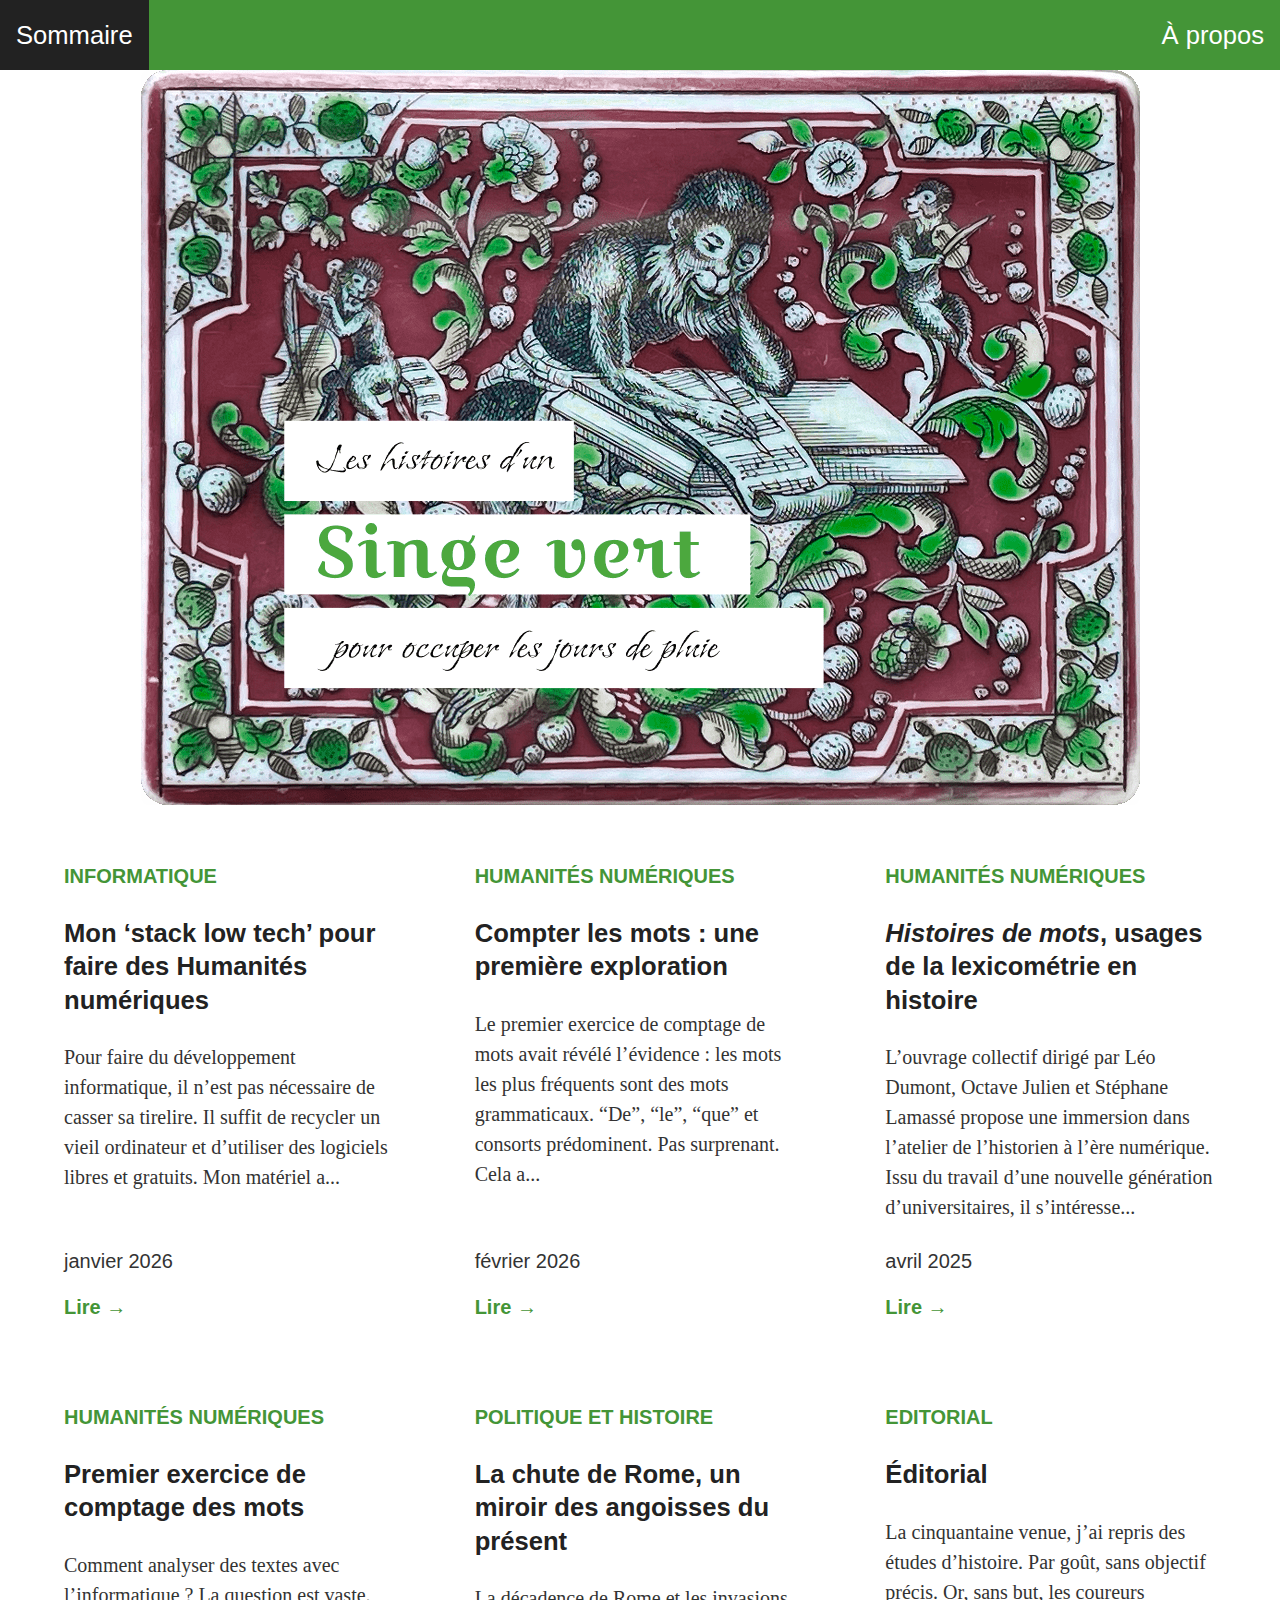
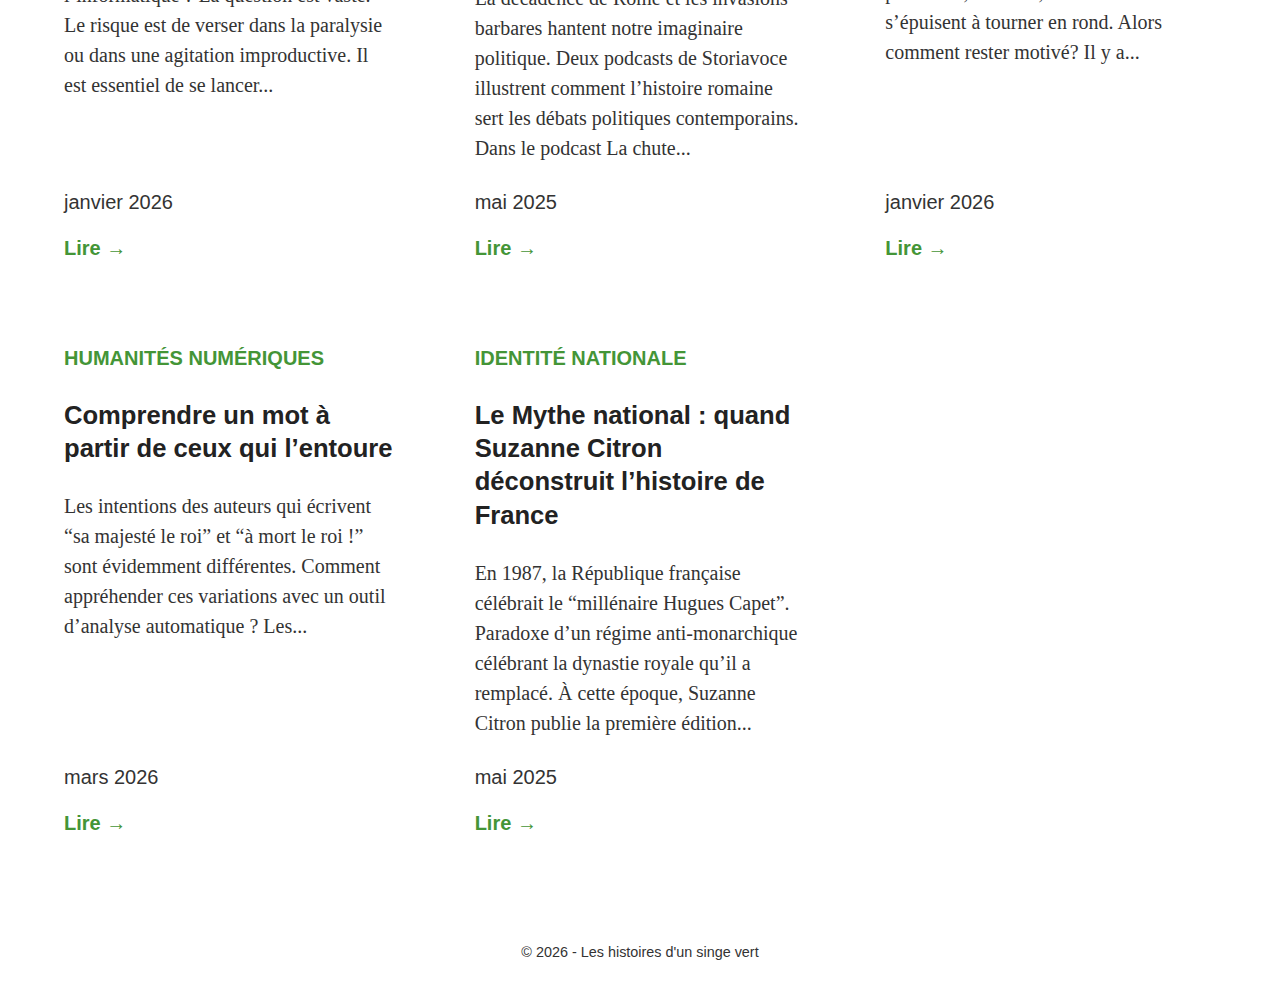
<file: docs/index.html>
<!DOCTYPE html>
<html lang="fr">
<head>
    <meta charset="UTF-8">
    <meta name="viewport" content="width=device-width, initial-scale=1.0">
    <link rel="stylesheet" href="./singevert.css">
    <title>Les histoires d'un singe vert</title>
</head>
<body>  
    <nav>
        <a href="./index.html">Sommaire</a>
        <a href="./260118-editorial.html">À propos</a>
    </nav>
     <img id="cover-image"
    src="./logo-min.png" 
    alt="Les histoires d'un singe vert pour occuper les jours de pluie"/>
    
    <main class="articles-container">
        <article class="article-card">
    <div class="card-content">
        <div class="card-category">Informatique</div>
        <h3 class="card-title"><a href="./260119-stack.html">Mon &lsquo;stack low tech&rsquo; pour faire des Humanités numériques</a></h3>
        <p class="card-excerpt">Pour faire du développement informatique, il n&rsquo;est pas nécessaire de casser sa tirelire. Il suffit de recycler un vieil ordinateur et d&rsquo;utiliser des logiciels libres et gratuits. Mon matériel a...</p>
        <div class="card-date">janvier 2026</div>
            <a href="./260119-stack.html" class="read-more">Lire →</a>
        </div>
</article>
<article class="article-card">
    <div class="card-content">
        <div class="card-category">Humanités numériques</div>
        <h3 class="card-title"><a href="./260208_compter_mots.html">Compter les mots : une première exploration</a></h3>
        <p class="card-excerpt">Le premier exercice de comptage de mots avait révélé l&rsquo;évidence : les mots les plus fréquents sont des mots grammaticaux. &ldquo;De&rdquo;, &ldquo;le&rdquo;, &ldquo;que&rdquo; et consorts prédominent. Pas surprenant. Cela a...</p>
        <div class="card-date">février 2026</div>
            <a href="./260208_compter_mots.html" class="read-more">Lire →</a>
        </div>
</article>
<article class="article-card">
    <div class="card-content">
        <div class="card-category">Humanités numériques</div>
        <h3 class="card-title"><a href="./250410-histoire-mots.html"><em>Histoires de mots</em>, usages de la lexicométrie en histoire</a></h3>
        <p class="card-excerpt">L&rsquo;ouvrage collectif dirigé par Léo Dumont, Octave Julien et Stéphane Lamassé propose une immersion dans l’atelier de l’historien à l’ère numérique. Issu du travail d’une nouvelle génération d’universitaires, il s’intéresse...</p>
        <div class="card-date">avril 2025</div>
            <a href="./250410-histoire-mots.html" class="read-more">Lire →</a>
        </div>
</article>
<article class="article-card">
    <div class="card-content">
        <div class="card-category">Humanités numériques</div>
        <h3 class="card-title"><a href="./260123-premier-exercice.html">Premier exercice de comptage des mots</a></h3>
        <p class="card-excerpt">Comment analyser des textes avec l&rsquo;informatique ? La question est vaste. Le risque est de verser dans la paralysie ou dans une agitation improductive. Il est essentiel de se lancer...</p>
        <div class="card-date">janvier 2026</div>
            <a href="./260123-premier-exercice.html" class="read-more">Lire →</a>
        </div>
</article>
<article class="article-card">
    <div class="card-content">
        <div class="card-category">Politique et histoire</div>
        <h3 class="card-title"><a href="./250510-chute-rome.html">La chute de Rome, un miroir des angoisses du présent</a></h3>
        <p class="card-excerpt">La décadence de Rome et les invasions barbares hantent notre imaginaire politique. Deux podcasts de Storiavoce illustrent comment l&rsquo;histoire romaine sert les débats politiques contemporains. Dans le podcast La chute...</p>
        <div class="card-date">mai 2025</div>
            <a href="./250510-chute-rome.html" class="read-more">Lire →</a>
        </div>
</article>
<article class="article-card">
    <div class="card-content">
        <div class="card-category">Editorial</div>
        <h3 class="card-title"><a href="./260118-editorial.html">Éditorial</a></h3>
        <p class="card-excerpt">La cinquantaine venue, j&rsquo;ai repris des études d&rsquo;histoire. Par goût, sans objectif précis. Or, sans but, les coureurs s&rsquo;épuisent à tourner en rond. Alors comment rester motivé? Il y a...</p>
        <div class="card-date">janvier 2026</div>
            <a href="./260118-editorial.html" class="read-more">Lire →</a>
        </div>
</article>
<article class="article-card">
    <div class="card-content">
        <div class="card-category">Humanités numériques</div>
        <h3 class="card-title"><a href="./260304-cooccurrences.html">Comprendre un mot à partir de ceux qui l&rsquo;entoure</a></h3>
        <p class="card-excerpt">Les intentions des auteurs qui écrivent &ldquo;sa majesté le roi&rdquo; et &ldquo;à mort le roi !&rdquo; sont évidemment différentes. Comment appréhender ces variations avec un outil d&rsquo;analyse automatique ? Les...</p>
        <div class="card-date">mars 2026</div>
            <a href="./260304-cooccurrences.html" class="read-more">Lire →</a>
        </div>
</article>
<article class="article-card">
    <div class="card-content">
        <div class="card-category">Identité nationale</div>
        <h3 class="card-title"><a href="./250524-mythe-national.html">Le Mythe national : quand Suzanne Citron déconstruit l&rsquo;histoire de France</a></h3>
        <p class="card-excerpt">En 1987, la République française célébrait le &ldquo;millénaire Hugues Capet&rdquo;. Paradoxe d&rsquo;un régime anti-monarchique célébrant la dynastie royale qu&rsquo;il a remplacé. À cette époque, Suzanne Citron publie la première édition...</p>
        <div class="card-date">mai 2025</div>
            <a href="./250524-mythe-national.html" class="read-more">Lire →</a>
        </div>
</article>
    </main>
   <footer>
        <p>© 2026 - Les histoires d'un singe vert</p>
    </footer>
</body>
</html>
</file>
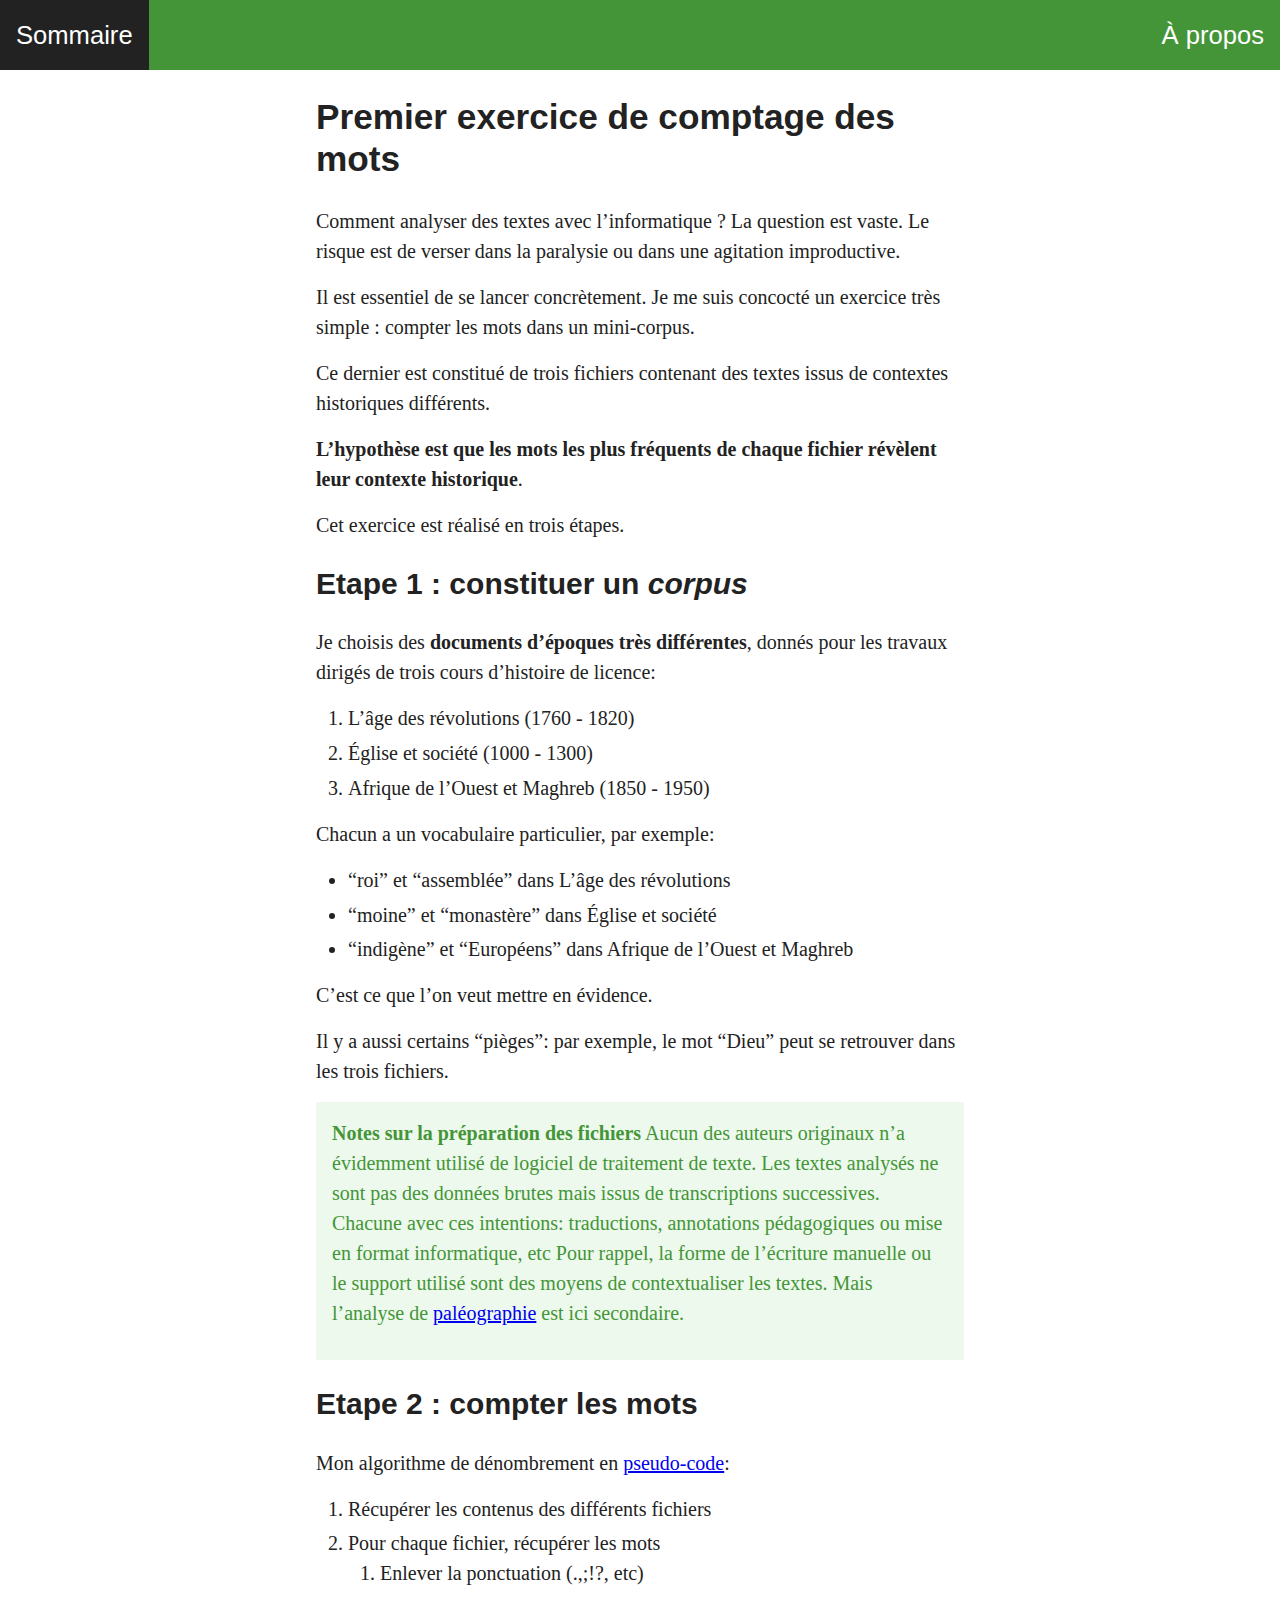
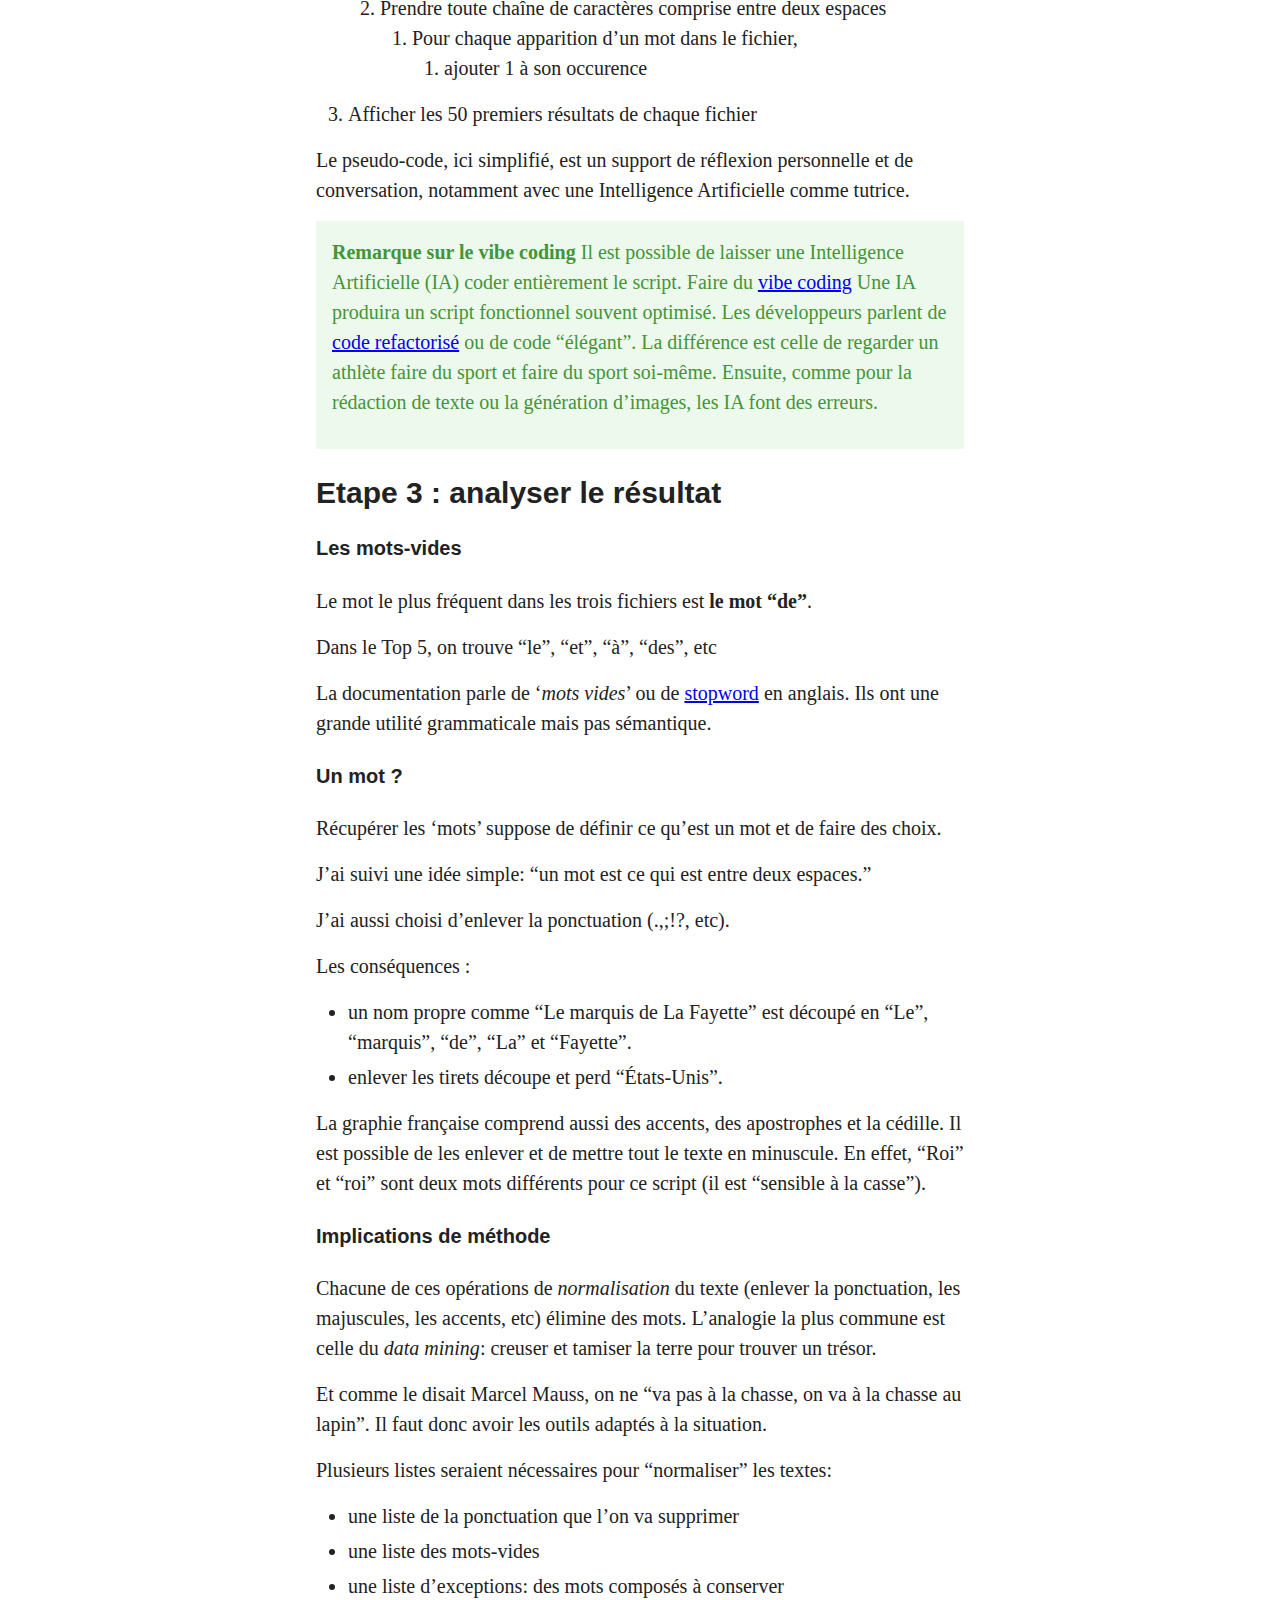
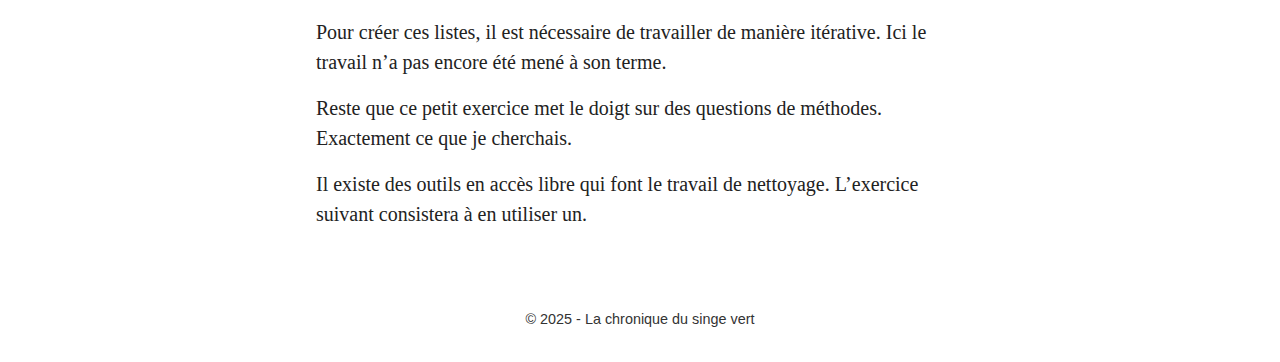
<file: docs/230126-premier-exercice.html>
<!DOCTYPE html>
<html lang="fr">
<head>
  <meta charset="UTF-8" />
  <meta name="viewport" content="width=device-width, initial-scale=1.0"/>
  <link rel="stylesheet" href="./singevert.css">
  <title>Premier exercice de comptage des mots</title>
</head>
<body>

  <nav>
    <a href="./index.html">Sommaire</a>
    <a href="./250313-editorial.html">À propos</a>
  </nav>

  <main>
    <article class="article-page">
        <h1 id="premier-exercice-de-comptage-des-mots">Premier exercice de comptage des mots</h1>
<p>Comment analyser des textes avec l&rsquo;informatique ?
La question est vaste. Le risque est de verser dans la paralysie ou dans une agitation improductive. </p>
<p>Il est essentiel de se lancer concrètement. Je me suis concocté un exercice très simple : compter les mots dans un mini-corpus.</p>
<p>Ce dernier est constitué de trois fichiers contenant des textes issus de contextes historiques différents. </p>
<p><strong>L&rsquo;hypothèse est que les mots les plus fréquents de chaque fichier révèlent leur contexte historique</strong>. </p>
<p>Cet exercice est réalisé en trois étapes.</p>
<h2 id="etape-1-constituer-un-corpus">Etape 1 : constituer un <em>corpus</em></h2>
<p>Je choisis des <strong>documents d&rsquo;époques très différentes</strong>, donnés pour les travaux dirigés de trois cours d&rsquo;histoire de licence:</p>
<ol>
<li>L&rsquo;âge des révolutions (1760 - 1820)</li>
<li>Église et société (1000 - 1300)</li>
<li>Afrique de l&rsquo;Ouest et Maghreb (1850 - 1950)</li>
</ol>
<p>Chacun a un vocabulaire particulier, par exemple:</p>
<ul>
<li>&ldquo;roi&rdquo; et &ldquo;assemblée&rdquo; dans L&rsquo;âge des révolutions</li>
<li>&ldquo;moine&rdquo; et &ldquo;monastère&rdquo; dans Église et société</li>
<li>&ldquo;indigène&rdquo; et &ldquo;Européens&rdquo; dans Afrique de l&rsquo;Ouest et Maghreb</li>
</ul>
<p>C&rsquo;est ce que l&rsquo;on veut mettre en évidence. </p>
<p>Il y a aussi certains &ldquo;pièges&rdquo;: par exemple, le mot &ldquo;Dieu&rdquo; peut se retrouver dans les trois fichiers.</p>
<blockquote>
<p><strong>Notes sur la préparation des fichiers</strong>
Aucun des auteurs originaux n&rsquo;a évidemment utilisé de logiciel de traitement de texte. Les textes analysés ne sont pas des données brutes mais issus de transcriptions successives. Chacune avec ces intentions: traductions, annotations pédagogiques ou mise en format informatique, etc
Pour rappel, la forme de l&rsquo;écriture manuelle ou le support utilisé sont des moyens de contextualiser les textes. Mais l&rsquo;analyse de <a href="https://www.chartes.psl.eu/formations/disciplines/paleographie#:~:text=Qu'est%2Dce%20que%20la,critique%20des%20textes%20et%20documents.">paléographie</a> est ici secondaire.</p>
</blockquote>
<h2 id="etape-2-compter-les-mots">Etape 2 : compter les mots</h2>
<p>Mon algorithme de dénombrement en <a href="https://fr.wikipedia.org/wiki/Pseudo-code">pseudo-code</a>:</p>
<ol>
<li>Récupérer les contenus des différents fichiers</li>
<li>Pour chaque fichier, récupérer les mots<ol>
<li>Enlever la ponctuation (.,;!?, etc)</li>
<li>Prendre toute chaîne de caractères comprise entre deux espaces<ol>
<li>Pour chaque apparition d&rsquo;un mot dans le fichier,<ol>
<li>ajouter 1 à son occurence</li>
</ol>
</li>
</ol>
</li>
</ol>
</li>
<li>Afficher les 50 premiers résultats de chaque fichier</li>
</ol>
<p>Le pseudo-code, ici simplifié, est un support de réflexion personnelle et de conversation, notamment avec une Intelligence Artificielle comme tutrice.</p>
<blockquote>
<p><strong>Remarque sur le vibe coding</strong>
Il est possible de laisser une Intelligence Artificielle (IA) coder entièrement le script. Faire du <a href="https://en.wikipedia.org/wiki/Vibe_coding#">vibe coding</a>
Une IA produira un script fonctionnel souvent optimisé. Les développeurs parlent de <a href="https://fr.wiktionary.org/wiki/refactorisation#:~:text=Nom%20commun,-Singulier&amp;text=(Programmation)%20Action%20de%20refactoriser%20%3A,son%20d%C3%A9bogage%20et%20son%20extension.">code refactorisé</a> ou de code &ldquo;élégant&rdquo;. 
La différence est celle de regarder un athlète faire du sport et faire du sport soi-même. Ensuite, comme pour la rédaction de texte ou la génération d&rsquo;images, les IA font des erreurs.</p>
</blockquote>
<h2 id="etape-3-analyser-le-resultat">Etape 3 : analyser le résultat</h2>
<h4 id="les-mots-vides">Les mots-vides</h4>
<p>Le mot le plus fréquent dans les trois fichiers est <strong>le mot &ldquo;de&rdquo;</strong>. </p>
<p>Dans le Top 5, on trouve &ldquo;le&rdquo;, &ldquo;et&rdquo;, &ldquo;à&rdquo;, &ldquo;des&rdquo;, etc</p>
<p>La documentation parle de &lsquo;<em>mots vides</em>&rsquo; ou de <a href="https://voyant-tools.org/docs/tutorial-stopwords.html">stopword</a> en anglais. Ils ont une grande utilité grammaticale mais pas sémantique.</p>
<h4 id="un-mot">Un mot ?</h4>
<p>Récupérer les &lsquo;mots&rsquo; suppose de définir ce qu&rsquo;est un mot et de faire des choix.</p>
<p>J&rsquo;ai suivi une idée simple: &ldquo;un mot est ce qui est entre deux espaces.&rdquo;</p>
<p>J&rsquo;ai aussi choisi d&rsquo;enlever la ponctuation (.,;!?, etc).  </p>
<p>Les conséquences :</p>
<ul>
<li>un nom propre comme &ldquo;Le marquis de La Fayette&rdquo; est découpé en &ldquo;Le&rdquo;, &ldquo;marquis&rdquo;, &ldquo;de&rdquo;, &ldquo;La&rdquo; et &ldquo;Fayette&rdquo;.</li>
<li>enlever les tirets découpe et perd &ldquo;États-Unis&rdquo;.</li>
</ul>
<p>La graphie française comprend aussi des accents, des apostrophes et la cédille. Il est possible de les enlever et de mettre tout le texte en minuscule. En effet, &ldquo;Roi&rdquo; et &ldquo;roi&rdquo; sont deux mots différents pour ce script (il est &ldquo;sensible à la casse&rdquo;).</p>
<h4 id="implications-de-methode">Implications de méthode</h4>
<p>Chacune de ces opérations de <em>normalisation</em> du texte (enlever la ponctuation, les majuscules, les accents, etc) élimine des mots. L&rsquo;analogie la plus commune est celle du <em>data mining</em>: creuser et tamiser la terre pour trouver un trésor. </p>
<p>Et comme le disait Marcel Mauss, on ne &ldquo;va pas à la chasse, on va à la chasse au lapin&rdquo;. Il faut donc avoir les outils adaptés à la situation.</p>
<p>Plusieurs listes seraient nécessaires pour &ldquo;normaliser&rdquo; les textes:</p>
<ul>
<li>une liste de la ponctuation que l&rsquo;on va supprimer</li>
<li>une liste des mots-vides</li>
<li>une liste d&rsquo;exceptions: des mots composés à conserver</li>
</ul>
<p>Pour créer ces listes, il est nécessaire de travailler de manière itérative. Ici le travail n&rsquo;a pas encore été mené à son terme. </p>
<p>Reste que ce petit exercice met le doigt sur des questions de méthodes. Exactement ce que je cherchais. </p>
<p>Il existe des outils en accès libre qui font le travail de nettoyage. L&rsquo;exercice suivant consistera à en utiliser un.</p>
    </article>
  </main>

  <footer>
    <p>© 2025 - La chronique du singe vert</p>
  </footer>
</body>
</html>
</file>
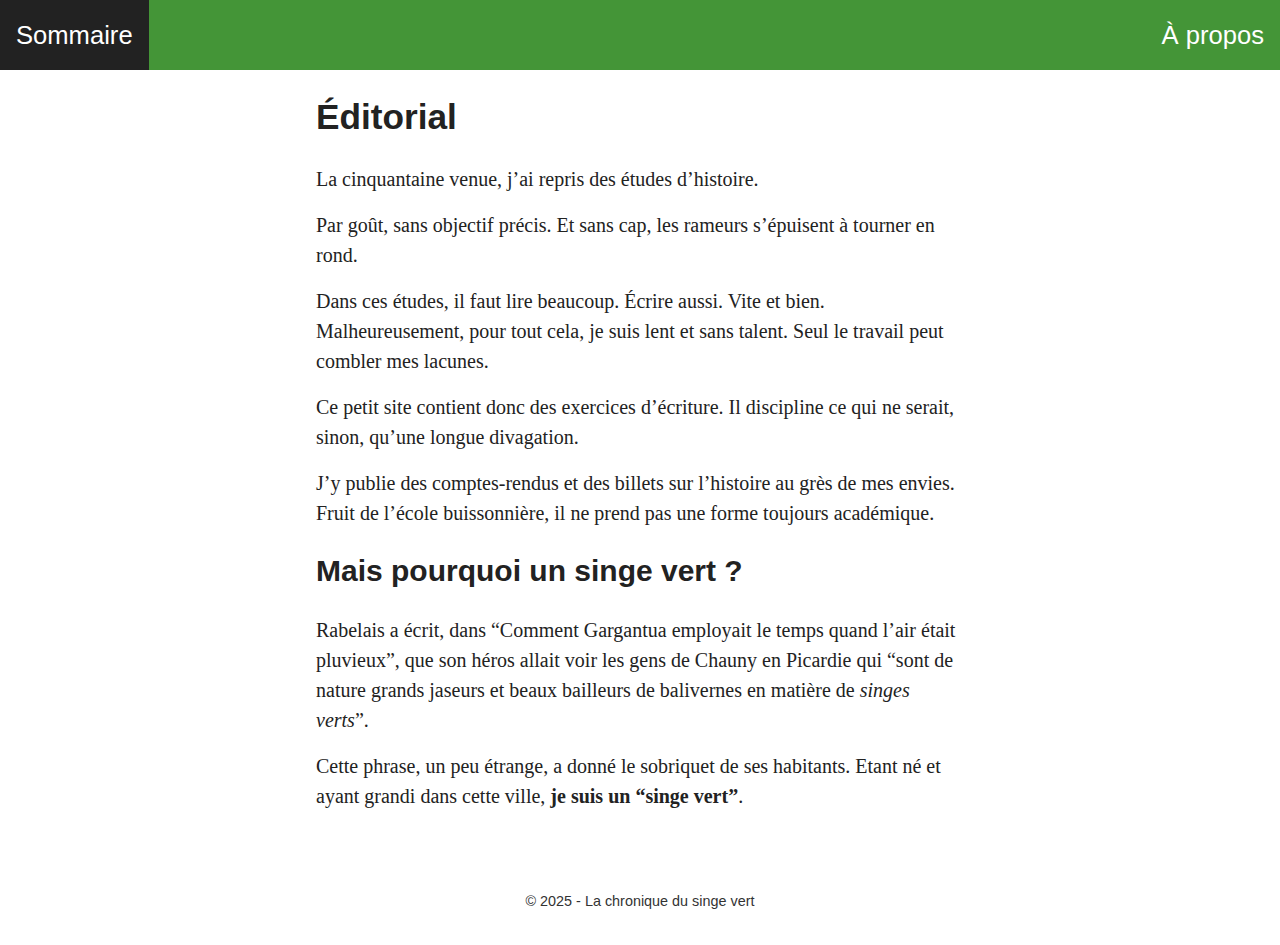
<file: docs/250313-editorial.html>
<!DOCTYPE html>
<html lang="fr">
<head>
  <meta charset="UTF-8" />
  <meta name="viewport" content="width=device-width, initial-scale=1.0"/>
  <link rel="stylesheet" href="./singevert.css">
  <title>Éditorial</title>
</head>
<body>

  <nav>
    <a href="./index.html">Sommaire</a>
    <a href="./250313-editorial.html">À propos</a>
  </nav>

  <main>
    <article class="article-page">
        <h1 id="editorial">Éditorial</h1>
<p>La cinquantaine venue, j&rsquo;ai repris des études d&rsquo;histoire. </p>
<p>Par goût, sans objectif précis. Et sans cap, les rameurs s&rsquo;épuisent à tourner en rond.</p>
<p>Dans ces études, il faut lire beaucoup. Écrire aussi. Vite et bien. Malheureusement, pour tout cela, je suis lent et sans talent. Seul le travail peut combler mes lacunes.</p>
<p>Ce petit site contient donc des exercices d&rsquo;écriture. Il discipline ce qui ne serait, sinon, qu&rsquo;une longue divagation. </p>
<p>J&rsquo;y publie des comptes-rendus et des billets sur l&rsquo;histoire au grès de mes envies. 
Fruit de l&rsquo;école buissonnière, il ne prend pas une forme toujours académique.</p>
<h2 id="mais-pourquoi-un-singe-vert">Mais pourquoi un singe vert ?</h2>
<p>Rabelais a écrit, dans &ldquo;Comment Gargantua employait le temps quand l&rsquo;air était pluvieux&rdquo;, que son héros allait voir les gens de Chauny en Picardie qui &ldquo;sont de nature grands jaseurs et beaux bailleurs de balivernes en matière de <em>singes verts</em>&rdquo;.</p>
<p>Cette phrase, un peu étrange, a donné le sobriquet de ses habitants. Etant né et ayant grandi dans cette ville, <strong>je suis un &ldquo;singe vert&rdquo;</strong>.</p>
    </article>
  </main>

  <footer>
    <p>© 2025 - La chronique du singe vert</p>
  </footer>
</body>
</html>
</file>
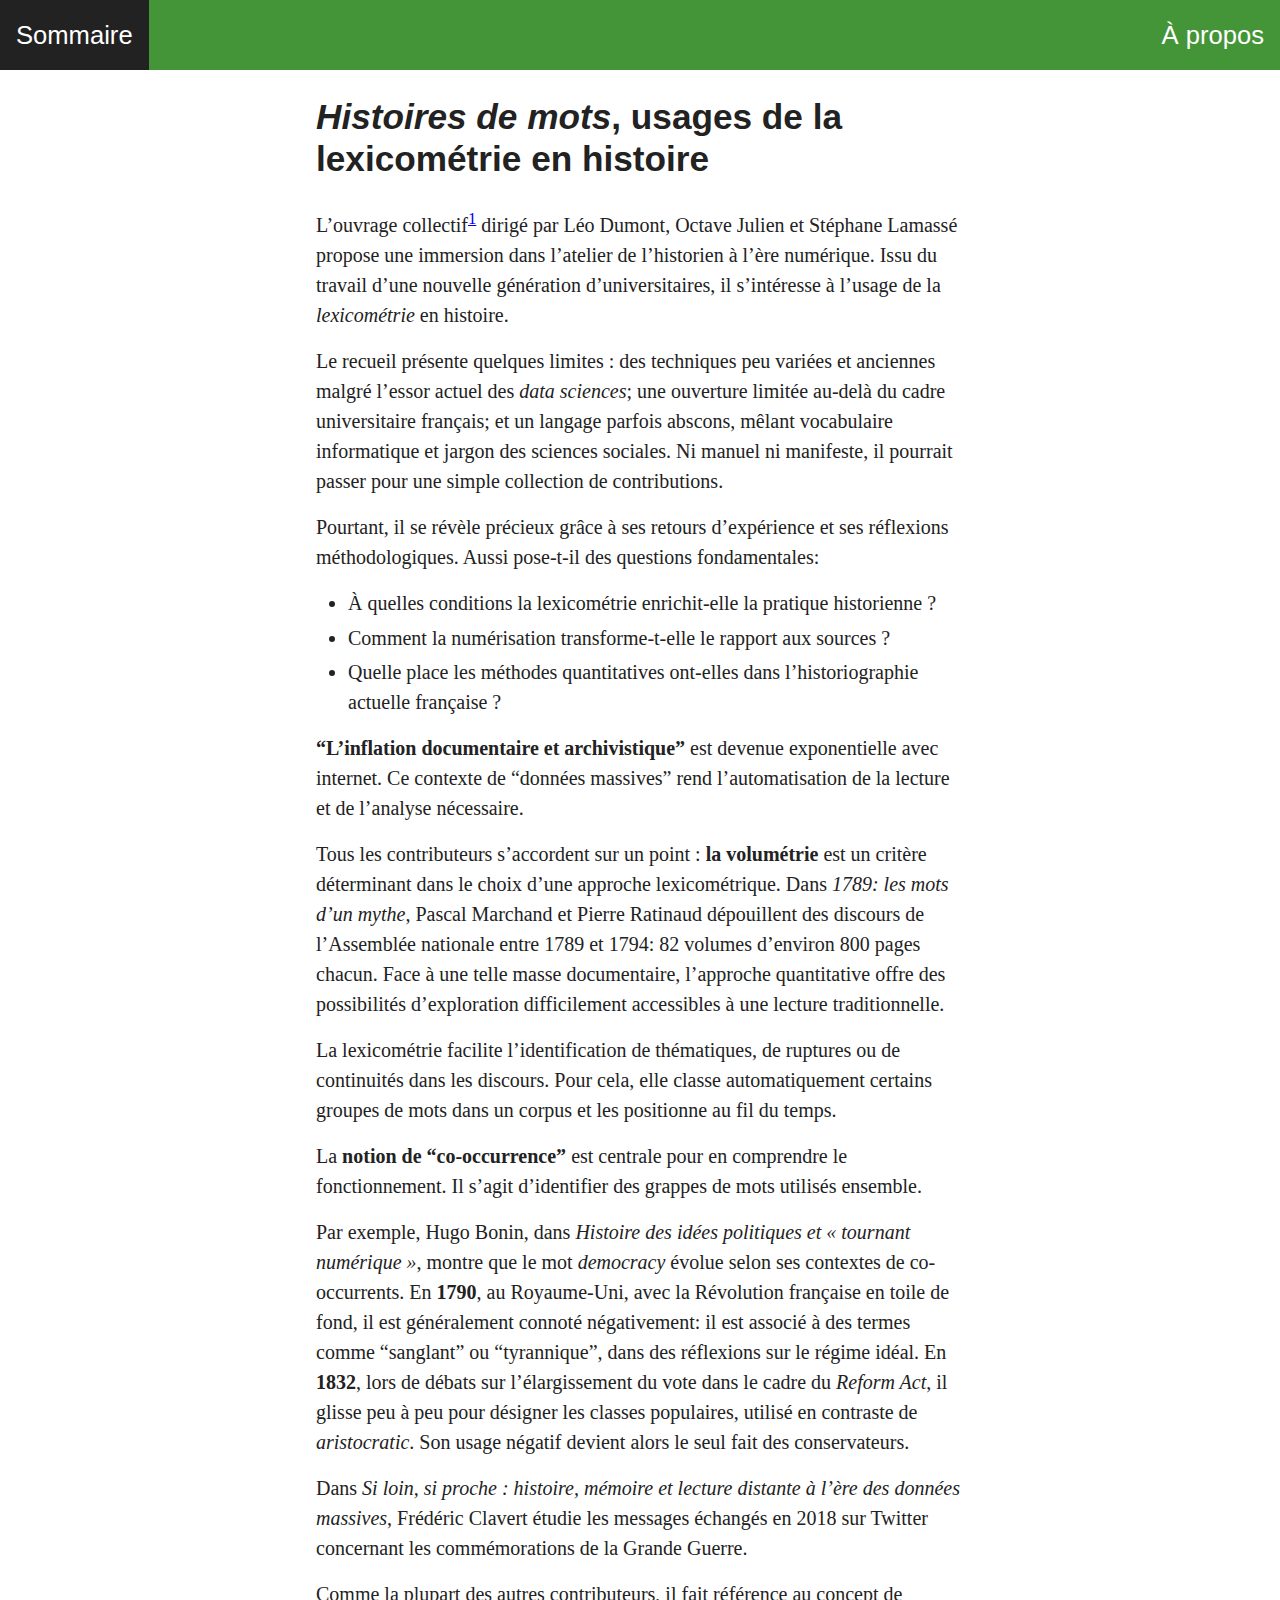
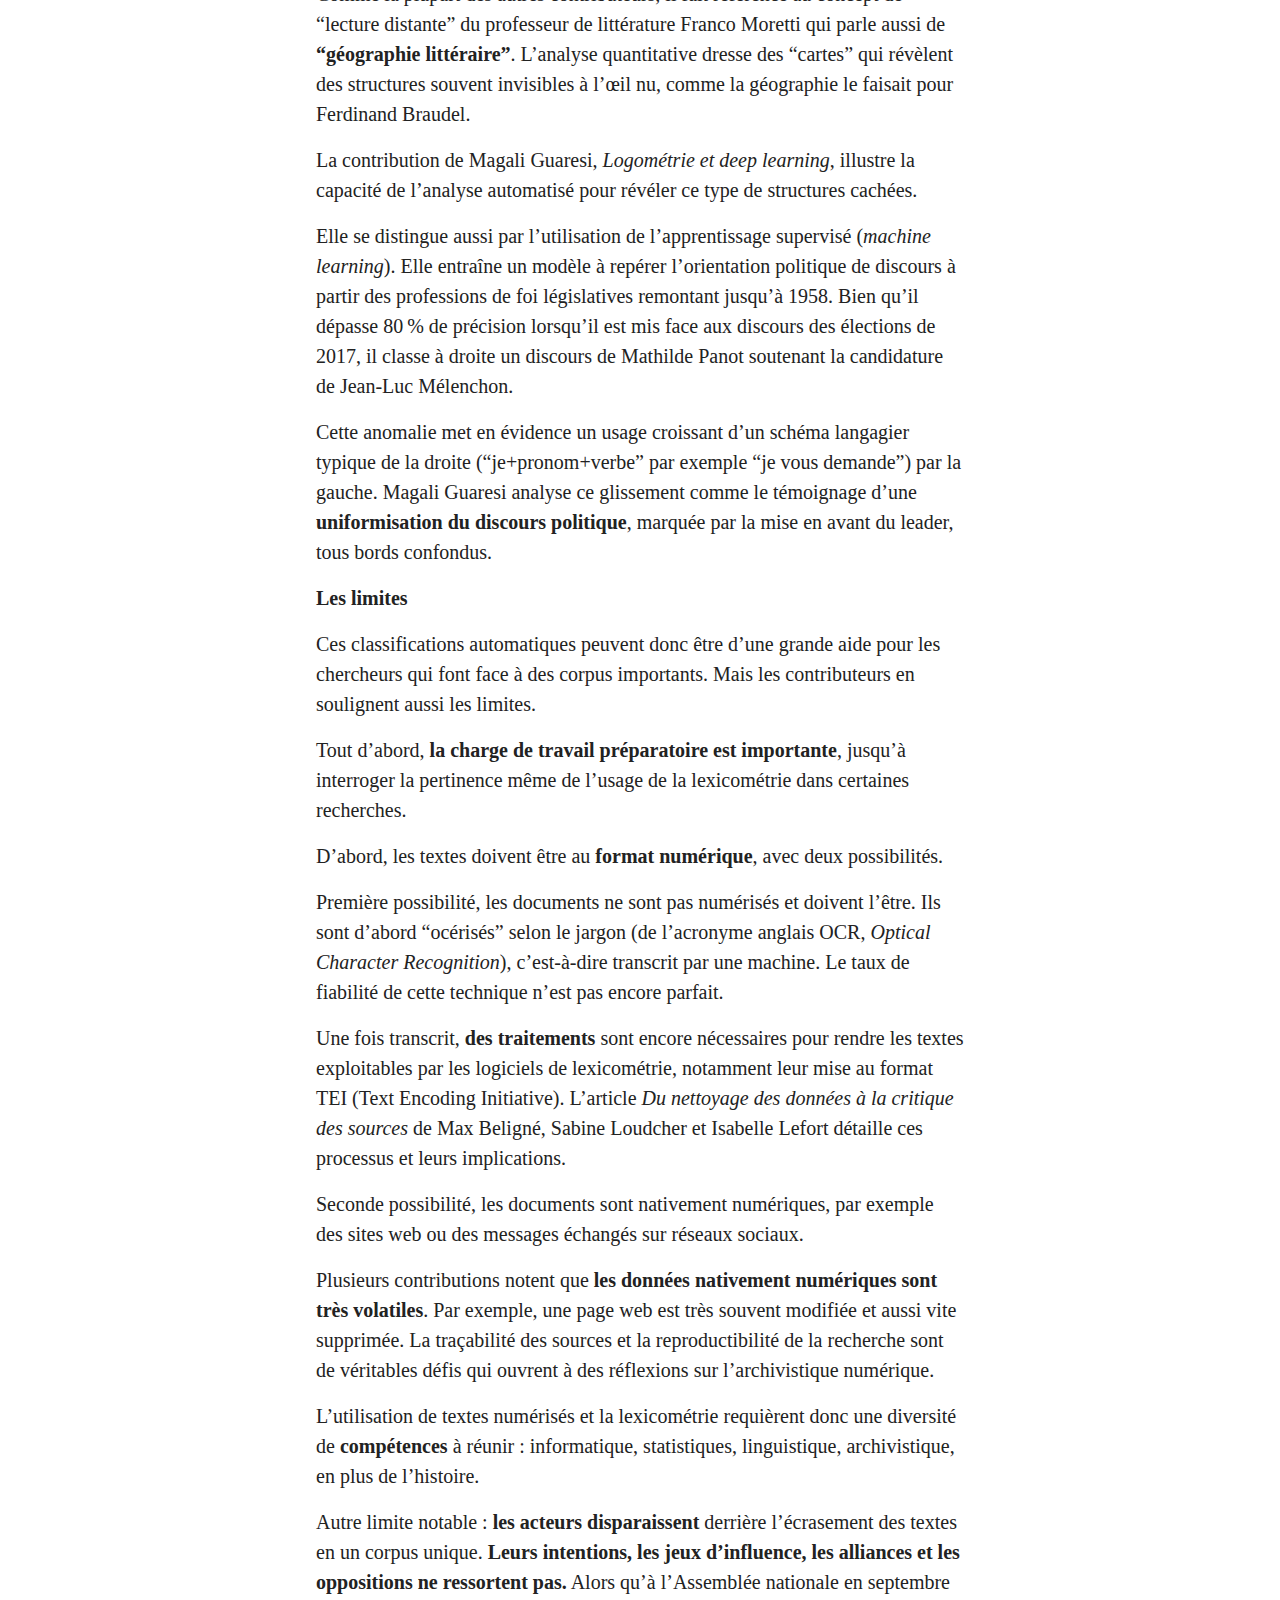
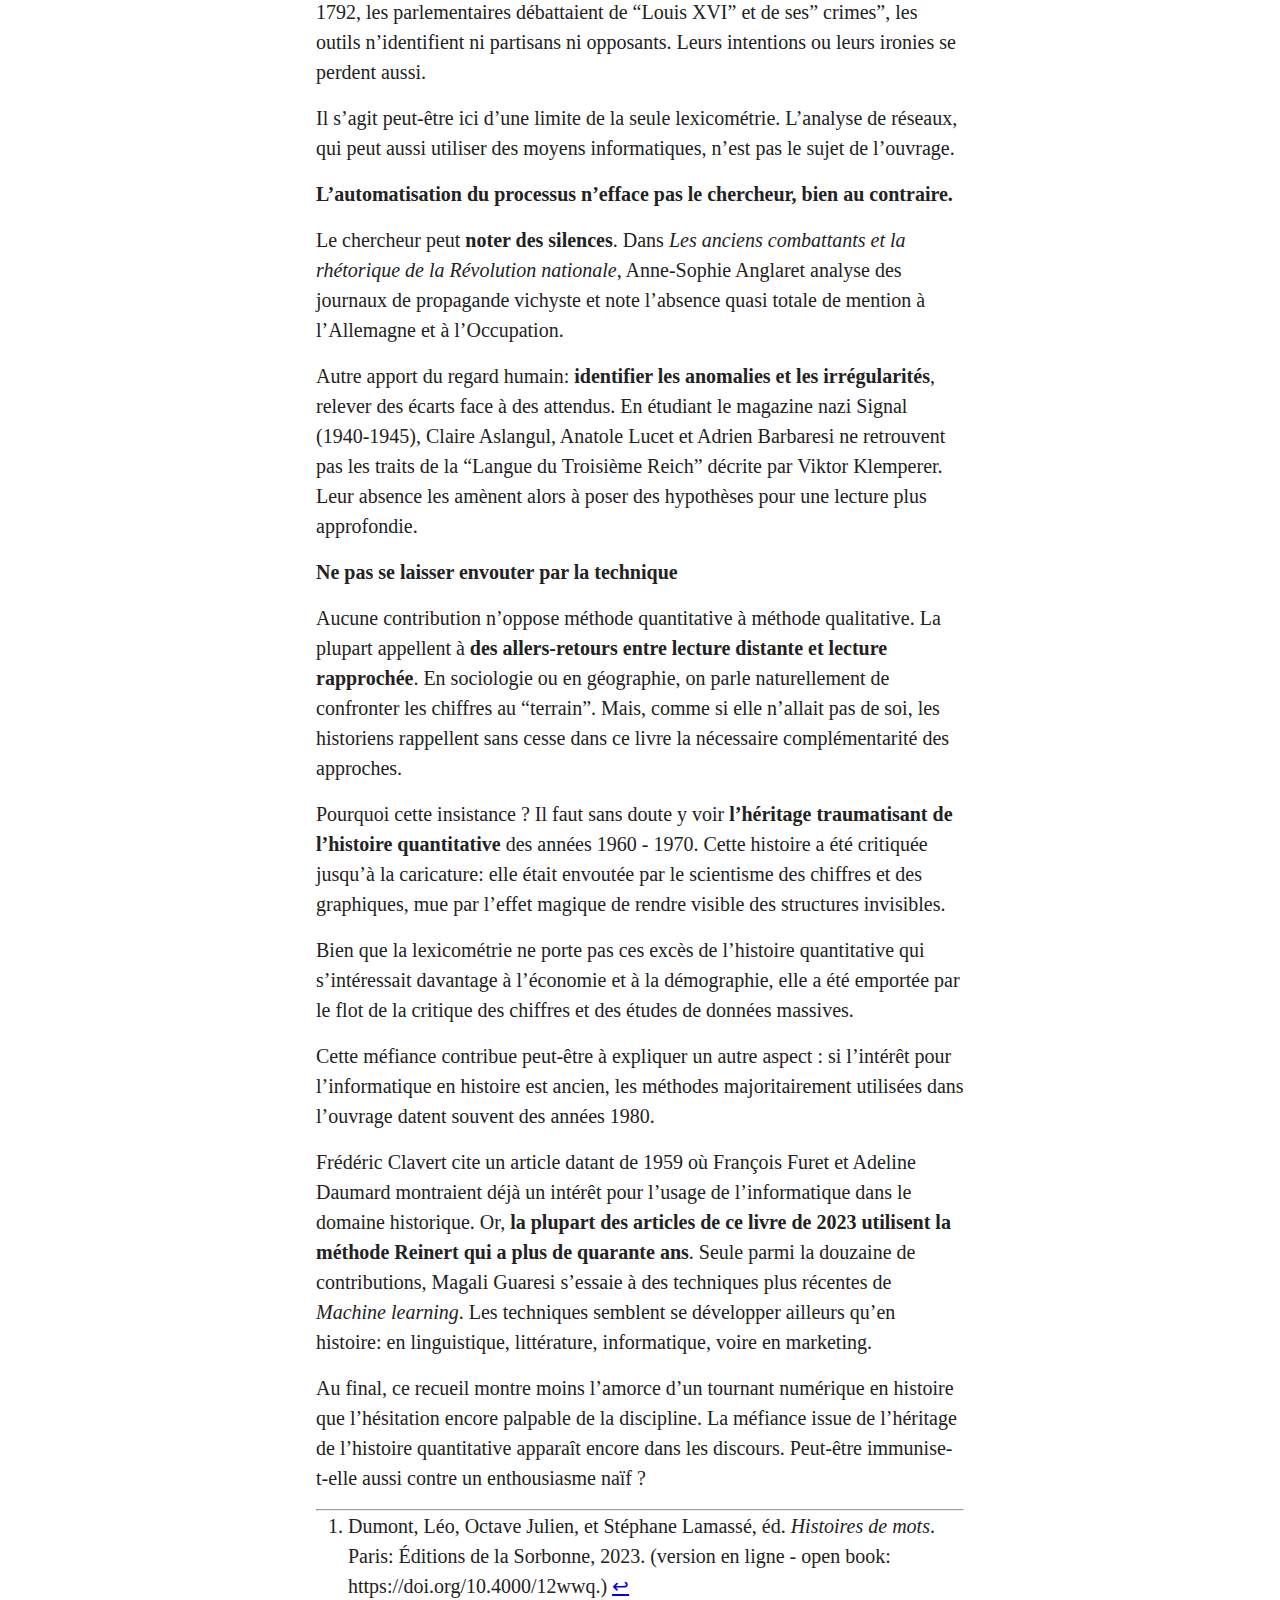
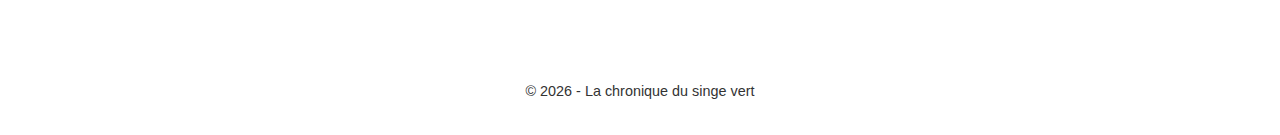
<file: docs/250410-histoire-mots.html>
<!DOCTYPE html>
<html lang="fr">
<head>
  <meta charset="UTF-8" />
  <meta name="viewport" content="width=device-width, initial-scale=1.0"/>
  <link rel="stylesheet" href="./singevert.css">
  <title><em>Histoires de mots</em>, usages de la lexicométrie en histoire</title>
</head>
<body>

  <nav>
    <a href="./index.html">Sommaire</a>
    <a href="./260118-editorial.html">À propos</a>
  </nav>

  <main>
    <article class="article-page">
        <h1 id="histoires-de-mots-usages-de-la-lexicometrie-en-histoire"><em>Histoires de mots</em>, usages de la lexicométrie en histoire</h1>
<p>L&rsquo;ouvrage collectif<sup id="fnref:1"><a class="footnote-ref" href="#fn:1">1</a></sup> dirigé par Léo Dumont, Octave Julien et Stéphane Lamassé propose une immersion dans l’atelier de l’historien à l’ère numérique. Issu du travail d’une nouvelle génération d’universitaires, il s’intéresse à l’usage de la <em>lexicométrie</em> en histoire.</p>
<p>Le recueil présente quelques limites : des techniques peu variées et anciennes malgré l’essor actuel des <em>data sciences</em>; une ouverture limitée au-delà du cadre universitaire français; et un langage parfois abscons, mêlant vocabulaire informatique et jargon des sciences sociales. Ni manuel ni manifeste, il pourrait passer pour une simple collection de contributions.</p>
<p>Pourtant, il se révèle précieux grâce à ses retours d&rsquo;expérience et ses réflexions méthodologiques. Aussi pose-t-il des questions fondamentales: </p>
<ul>
<li>À quelles conditions la lexicométrie enrichit-elle la pratique historienne ? </li>
<li>Comment la numérisation transforme-t-elle le rapport aux sources ? </li>
<li>Quelle place les méthodes quantitatives ont-elles dans l’historiographie actuelle française ?</li>
</ul>
<p><strong>&ldquo;L&rsquo;inflation documentaire et archivistique&rdquo;</strong> est devenue exponentielle avec internet. Ce contexte de &ldquo;données massives&rdquo; rend l&rsquo;automatisation de la lecture et de l&rsquo;analyse nécessaire.  </p>
<p>Tous les contributeurs s&rsquo;accordent sur un point : <strong>la volumétrie</strong> est un critère déterminant dans le choix d&rsquo;une approche lexicométrique. Dans <em>1789: les mots d&rsquo;un mythe</em>, Pascal Marchand et Pierre Ratinaud dépouillent des discours de l&rsquo;Assemblée nationale entre 1789 et 1794: 82 volumes d&rsquo;environ 800 pages chacun. Face à une telle masse documentaire, l&rsquo;approche quantitative offre des possibilités d&rsquo;exploration difficilement accessibles à une lecture traditionnelle.</p>
<p>La lexicométrie facilite l&rsquo;identification de thématiques, de ruptures ou de continuités dans les discours. Pour cela, elle classe automatiquement certains groupes de mots dans un corpus et les positionne au fil du temps. </p>
<p>La <strong>notion de &ldquo;co-occurrence&rdquo;</strong> est centrale pour en comprendre le fonctionnement. Il s&rsquo;agit d&rsquo;identifier des grappes de mots utilisés ensemble.</p>
<p>Par exemple, Hugo Bonin, dans <em>Histoire des idées politiques et « tournant numérique »</em>, montre que le mot <em>democracy</em> évolue selon ses contextes de co-occurrents. 
En <strong>1790</strong>, au Royaume-Uni, avec la Révolution française en toile de fond, il est généralement connoté négativement: il est associé à des termes comme &ldquo;sanglant&rdquo; ou &ldquo;tyrannique&rdquo;, dans des réflexions sur le régime idéal.
En <strong>1832</strong>, lors de débats sur l&rsquo;élargissement du vote dans le cadre du <em>Reform Act</em>, il glisse peu à peu pour désigner les classes populaires, utilisé en contraste de <em>aristocratic</em>. Son usage négatif devient alors le seul fait des conservateurs.</p>
<p>Dans  <em>Si loin, si proche : histoire, mémoire et lecture distante à l’ère des données massives</em>, Frédéric Clavert étudie les messages échangés en 2018 sur Twitter concernant les commémorations de la Grande Guerre. </p>
<p>Comme la plupart des autres contributeurs, il fait référence au concept de &ldquo;lecture distante&rdquo; du professeur de littérature Franco Moretti qui parle aussi de <strong>&ldquo;géographie littéraire&rdquo;</strong>. L&rsquo;analyse quantitative dresse des &ldquo;cartes&rdquo; qui révèlent des structures souvent invisibles à l’œil nu, comme la géographie le faisait pour Ferdinand Braudel.</p>
<p>La contribution de Magali Guaresi, <em>Logométrie et deep learning</em>, illustre la capacité de l&rsquo;analyse automatisé pour révéler ce type de structures cachées. </p>
<p>Elle se distingue aussi par l’utilisation de l’apprentissage supervisé (<em>machine learning</em>). Elle entraîne un modèle à repérer l’orientation politique de discours à partir des professions de foi législatives remontant jusqu&rsquo;à 1958. Bien qu&rsquo;il dépasse 80 % de précision lorsqu&rsquo;il est mis face aux discours des élections de 2017, il classe à droite un discours de Mathilde Panot soutenant la candidature de Jean-Luc Mélenchon. </p>
<p>Cette anomalie met en évidence un usage croissant d’un schéma langagier typique de la droite (&ldquo;je+pronom+verbe&rdquo; par exemple “je vous demande”) par la gauche. Magali Guaresi analyse ce glissement comme le témoignage d’une <strong>uniformisation du discours politique</strong>, marquée par la mise en avant du leader, tous bords confondus.</p>
<p><strong>Les limites</strong></p>
<p>Ces classifications automatiques peuvent donc être d&rsquo;une grande aide pour les chercheurs qui font face à des corpus importants. Mais les contributeurs en soulignent aussi les limites.</p>
<p>Tout d&rsquo;abord, <strong>la charge de travail préparatoire est importante</strong>, jusqu&rsquo;à interroger la pertinence même de l’usage de la lexicométrie dans certaines recherches. </p>
<p>D&rsquo;abord, les textes doivent être au <strong>format numérique</strong>, avec deux possibilités. </p>
<p>Première possibilité, les documents ne sont pas numérisés et doivent l&rsquo;être. Ils sont d&rsquo;abord &ldquo;océrisés&rdquo; selon le jargon (de l&rsquo;acronyme anglais OCR, <em>Optical Character Recognition</em>), c&rsquo;est-à-dire transcrit par une machine. Le taux de fiabilité de cette technique n&rsquo;est pas encore parfait.</p>
<p>Une fois transcrit, <strong>des traitements</strong> sont encore nécessaires pour rendre les textes exploitables par les logiciels de lexicométrie, notamment leur mise au format TEI (Text Encoding Initiative). L&rsquo;article <em>Du nettoyage des données à la critique des sources</em> de Max Beligné, Sabine Loudcher et Isabelle Lefort détaille ces processus et leurs implications.</p>
<p>Seconde possibilité, les documents sont nativement numériques, par exemple des sites web ou des messages échangés sur réseaux sociaux.</p>
<p>Plusieurs contributions notent que <strong>les données nativement numériques sont très volatiles</strong>. Par exemple, une page web est très souvent modifiée et aussi vite supprimée. La traçabilité des sources et la reproductibilité de la recherche sont de véritables défis qui ouvrent à des réflexions sur l&rsquo;archivistique numérique. </p>
<p>L&rsquo;utilisation de textes numérisés et la lexicométrie requièrent donc une diversité de <strong>compétences</strong> à réunir : informatique, statistiques, linguistique, archivistique, en plus de l&rsquo;histoire. </p>
<p>Autre limite notable : <strong>les acteurs disparaissent</strong> derrière l&rsquo;écrasement des textes en un corpus unique. <strong>Leurs intentions, les jeux d&rsquo;influence, les alliances et les oppositions ne ressortent pas.</strong> Alors qu&rsquo;à l&rsquo;Assemblée nationale en septembre 1792, les parlementaires débattaient de &ldquo;Louis XVI&rdquo; et de ses&rdquo; crimes&rdquo;, les outils n&rsquo;identifient ni partisans ni opposants. Leurs intentions ou leurs ironies se perdent aussi.</p>
<p>Il s&rsquo;agit peut-être ici d&rsquo;une limite de la seule lexicométrie. L&rsquo;analyse de réseaux, qui peut aussi utiliser des moyens informatiques, n&rsquo;est pas le sujet de l&rsquo;ouvrage.</p>
<p><strong>L&rsquo;automatisation du processus n&rsquo;efface pas le chercheur, bien au contraire.</strong></p>
<p>Le chercheur peut <strong>noter des silences</strong>. Dans <em>Les anciens combattants et la rhétorique de la Révolution nationale</em>, Anne-Sophie Anglaret analyse des journaux de propagande vichyste et note l&rsquo;absence quasi totale de mention à l&rsquo;Allemagne et à l&rsquo;Occupation.</p>
<p>Autre apport du regard humain: <strong>identifier les anomalies et les irrégularités</strong>, relever des écarts face à des attendus.  En étudiant le magazine nazi Signal (1940-1945), Claire Aslangul, Anatole Lucet et Adrien Barbaresi ne retrouvent pas les traits de la “Langue du Troisième Reich” décrite par Viktor Klemperer. Leur absence les amènent alors à poser des hypothèses pour une lecture plus approfondie.</p>
<p><strong>Ne pas se laisser envouter par la technique</strong></p>
<p>Aucune contribution n&rsquo;oppose méthode quantitative à méthode qualitative. La plupart appellent à <strong>des allers-retours entre lecture distante et lecture rapprochée</strong>. En sociologie ou en géographie, on parle naturellement de confronter les chiffres au &ldquo;terrain&rdquo;. Mais, comme si elle n&rsquo;allait pas de soi, les historiens rappellent sans cesse dans ce livre la nécessaire complémentarité des approches.</p>
<p>Pourquoi  cette insistance ? Il faut sans doute y voir <strong>l&rsquo;héritage traumatisant de l&rsquo;histoire quantitative</strong> des années 1960 - 1970. Cette histoire a été critiquée jusqu&rsquo;à la caricature: elle était envoutée par le scientisme des chiffres et des graphiques, mue par l&rsquo;effet magique de rendre visible des structures invisibles. </p>
<p>Bien que la lexicométrie ne porte pas ces excès de l&rsquo;histoire quantitative qui s&rsquo;intéressait davantage à l&rsquo;économie et à la démographie, elle a été emportée par le flot de la critique des chiffres et des études de données massives.</p>
<p>Cette méfiance contribue peut-être à expliquer un autre aspect : si l’intérêt pour l’informatique en histoire est ancien, les méthodes majoritairement utilisées dans l&rsquo;ouvrage datent souvent des années 1980.</p>
<p>Frédéric Clavert cite un article datant de 1959 où François Furet et Adeline Daumard montraient déjà un intérêt pour l&rsquo;usage de l&rsquo;informatique dans le domaine historique. 
Or, <strong>la plupart des articles de ce livre de 2023 utilisent la méthode Reinert qui a plus de quarante ans</strong>. Seule parmi la douzaine de contributions, Magali Guaresi s&rsquo;essaie à des techniques plus récentes de <em>Machine learning</em>. Les techniques semblent se développer ailleurs qu&rsquo;en histoire: en linguistique, littérature, informatique, voire en marketing. </p>
<p>Au final, ce recueil montre moins l&rsquo;amorce d&rsquo;un tournant numérique en histoire que l’hésitation encore palpable de la discipline. La méfiance issue de l&rsquo;héritage de l’histoire quantitative apparaît encore dans les discours. Peut-être immunise-t-elle aussi contre un enthousiasme naïf ? </p>
<div class="footnote">
<hr />
<ol>
<li id="fn:1">
<p>Dumont, Léo, Octave Julien, et Stéphane Lamassé, éd. <em>Histoires de mots</em>. Paris: Éditions de la Sorbonne, 2023. (version en ligne - open book: https://doi.org/10.4000/12wwq.)&#160;<a class="footnote-backref" href="#fnref:1" title="Jump back to footnote 1 in the text">&#8617;</a></p>
</li>
</ol>
</div>
    </article>
  </main>

  <footer>
    <p>© 2026 - La chronique du singe vert</p>
  </footer>
</body>
</html>
</file>
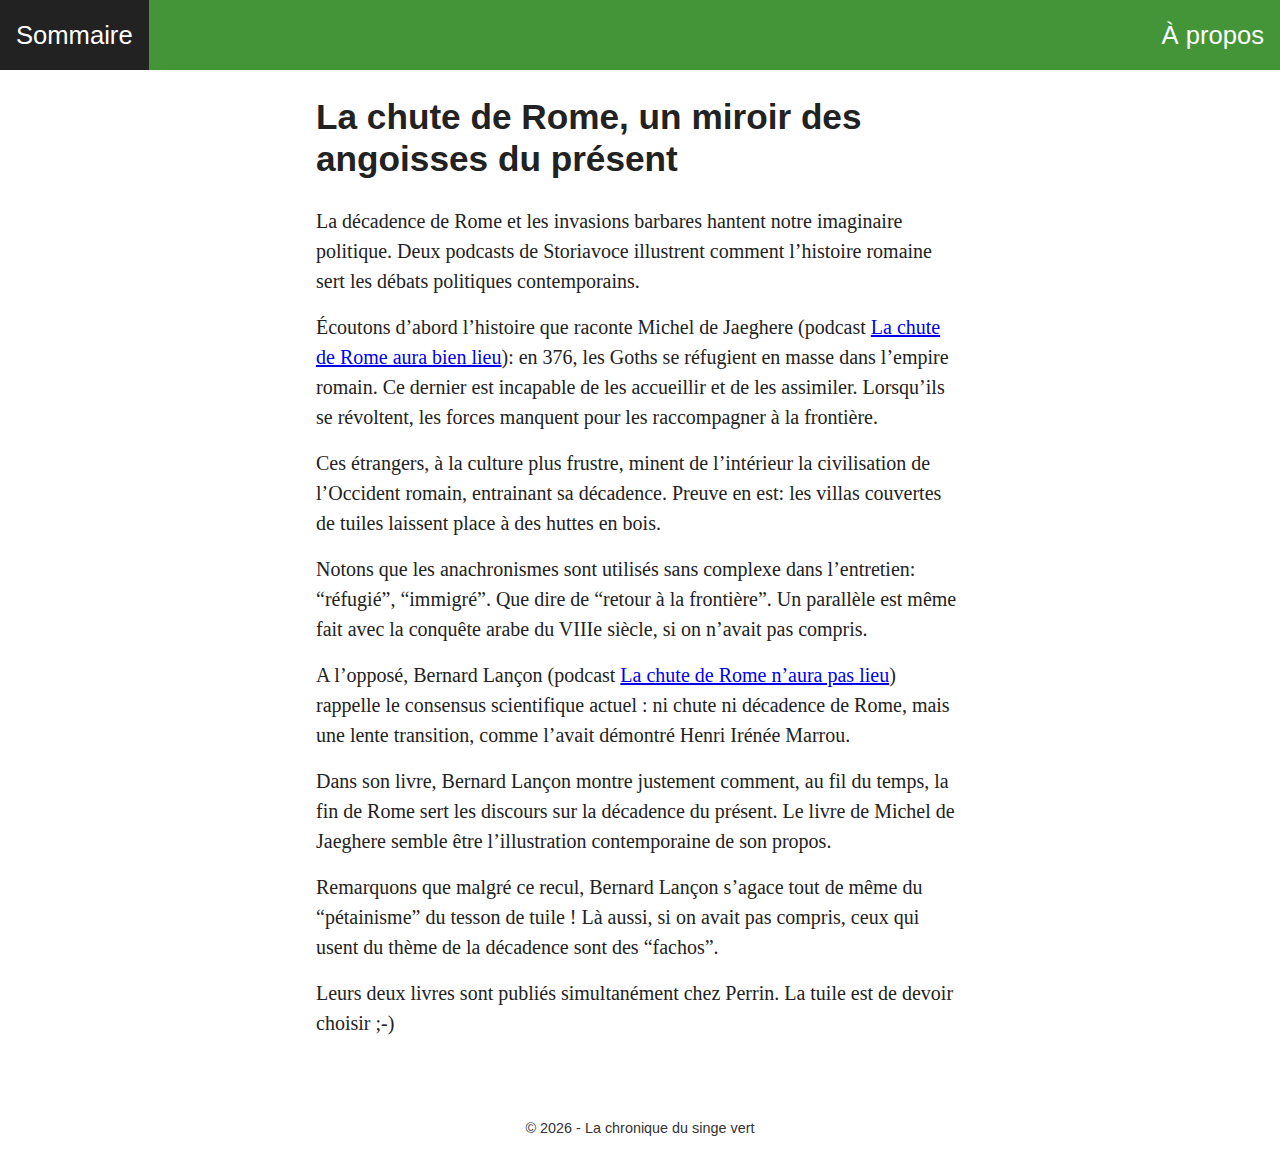
<file: docs/250510-chute-rome.html>
<!DOCTYPE html>
<html lang="fr">
<head>
  <meta charset="UTF-8" />
  <meta name="viewport" content="width=device-width, initial-scale=1.0"/>
  <link rel="stylesheet" href="./singevert.css">
  <title>La chute de Rome, un miroir des angoisses du présent</title>
</head>
<body>

  <nav>
    <a href="./index.html">Sommaire</a>
    <a href="./260118-editorial.html">À propos</a>
  </nav>

  <main>
    <article class="article-page">
        <h1 id="la-chute-de-rome-un-miroir-des-angoisses-du-present">La chute de Rome, un miroir des angoisses du présent</h1>
<p>La décadence de Rome et les invasions barbares hantent notre imaginaire politique. Deux podcasts de Storiavoce illustrent comment l&rsquo;histoire romaine sert les débats politiques contemporains.</p>
<p>Écoutons d&rsquo;abord l&rsquo;histoire que raconte Michel de Jaeghere (podcast <a href="https://storiavoce.com/la-chute-de-rome-aura-bien-lieu/">La chute de Rome aura bien lieu</a>): en 376, les Goths se réfugient en masse dans l&rsquo;empire romain. Ce dernier est incapable de les accueillir et de les assimiler. Lorsqu&rsquo;ils se révoltent, les forces manquent pour les raccompagner à la frontière. </p>
<p>Ces étrangers, à la culture plus frustre, minent de l&rsquo;intérieur la civilisation de l&rsquo;Occident romain, entrainant sa décadence. Preuve en est: les villas couvertes de tuiles laissent place à des huttes en bois.</p>
<p>Notons que les anachronismes sont utilisés sans complexe dans l&rsquo;entretien: &ldquo;réfugié&rdquo;, &ldquo;immigré&rdquo;. Que dire de &ldquo;retour à la frontière&rdquo;. Un parallèle est même fait  avec la conquête arabe du VIIIe siècle, si on n&rsquo;avait pas compris.</p>
<p>A l&rsquo;opposé, Bernard Lançon (podcast <a href="https://storiavoce.com/la-chute-de-rome-naura-pas-lieu/">La chute de Rome n&rsquo;aura pas lieu</a>) rappelle le consensus scientifique actuel : ni chute ni décadence de Rome, mais une lente transition, comme l&rsquo;avait démontré Henri Irénée Marrou. </p>
<p>Dans son livre, Bernard Lançon montre justement comment, au fil du temps, la fin de Rome sert les discours sur la décadence du présent. Le livre de Michel de Jaeghere semble être l&rsquo;illustration contemporaine de son propos.</p>
<p>Remarquons que malgré ce recul, Bernard Lançon s&rsquo;agace tout de même du &ldquo;pétainisme&rdquo; du tesson de tuile ! Là aussi, si on avait pas compris, ceux qui usent du thème de la décadence sont des &ldquo;fachos&rdquo;.</p>
<p>Leurs deux livres sont publiés simultanément chez Perrin. La tuile est de devoir choisir ;-)</p>
    </article>
  </main>

  <footer>
    <p>© 2026 - La chronique du singe vert</p>
  </footer>
</body>
</html>
</file>
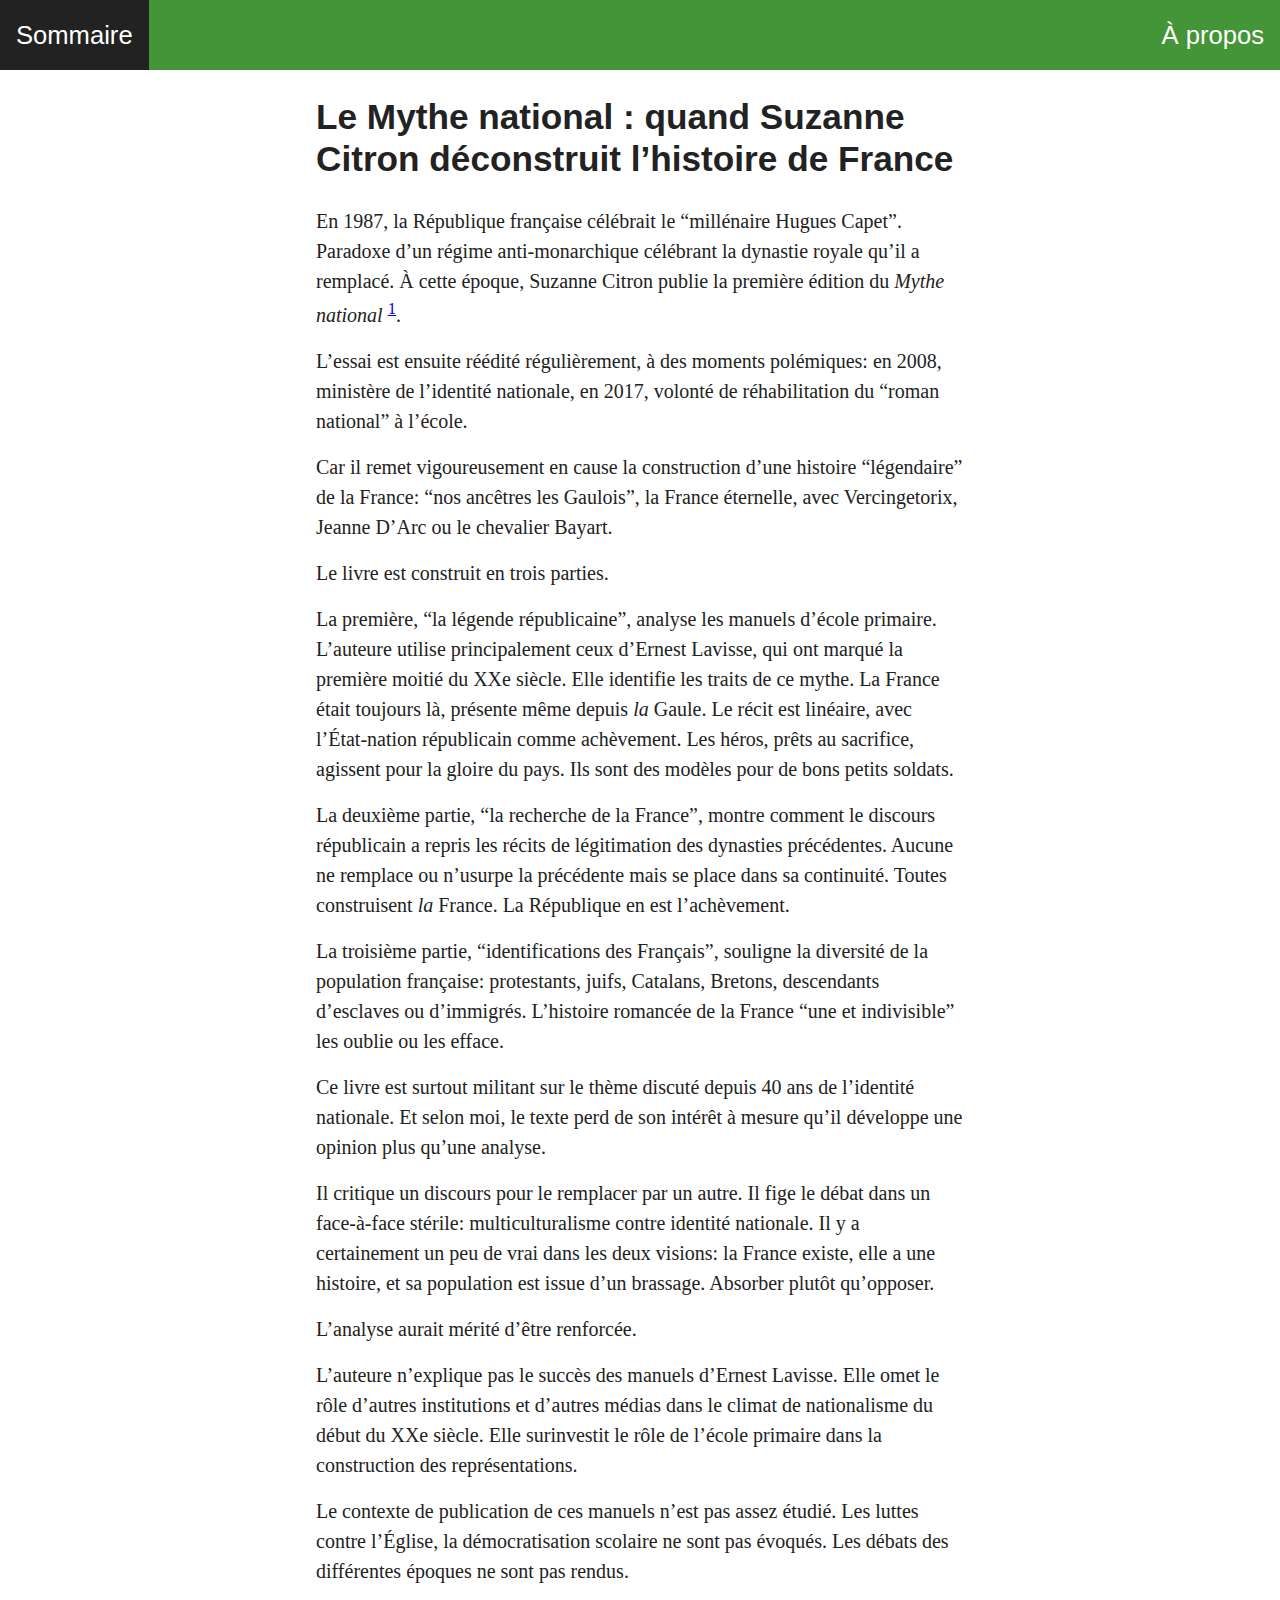
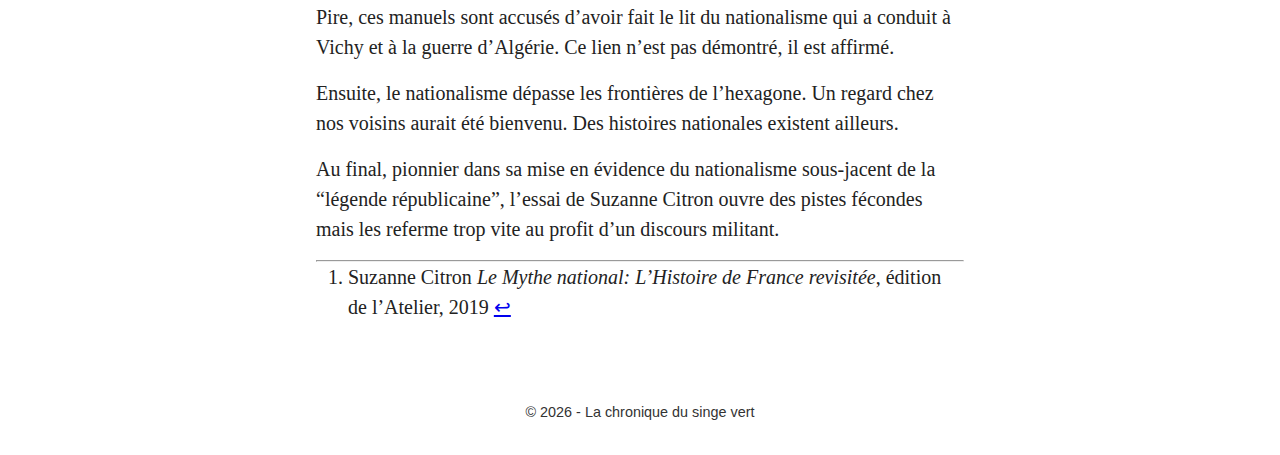
<file: docs/250524-mythe-national.html>
<!DOCTYPE html>
<html lang="fr">
<head>
  <meta charset="UTF-8" />
  <meta name="viewport" content="width=device-width, initial-scale=1.0"/>
  <link rel="stylesheet" href="./singevert.css">
  <title>Le Mythe national : quand Suzanne Citron déconstruit l&rsquo;histoire de France</title>
</head>
<body>

  <nav>
    <a href="./index.html">Sommaire</a>
    <a href="./260118-editorial.html">À propos</a>
  </nav>

  <main>
    <article class="article-page">
        <h1 id="le-mythe-national-quand-suzanne-citron-deconstruit-lhistoire-de-france">Le Mythe national : quand Suzanne Citron déconstruit l&rsquo;histoire de France</h1>
<p>En 1987, la République française célébrait le &ldquo;millénaire Hugues Capet&rdquo;. Paradoxe d&rsquo;un régime anti-monarchique célébrant la dynastie royale qu&rsquo;il a remplacé. À cette époque, Suzanne Citron publie la première édition du <em>Mythe national</em> <sup id="fnref:1"><a class="footnote-ref" href="#fn:1">1</a></sup>. </p>
<p>L&rsquo;essai est ensuite réédité régulièrement, à des moments polémiques: en 2008, ministère de l&rsquo;identité nationale, en 2017, volonté de réhabilitation du &ldquo;roman national&rdquo; à l&rsquo;école.</p>
<p>Car il remet vigoureusement en cause la construction d&rsquo;une histoire &ldquo;légendaire&rdquo; de la France: &ldquo;nos ancêtres les Gaulois&rdquo;, la France éternelle, avec Vercingetorix, Jeanne D&rsquo;Arc ou le chevalier Bayart.</p>
<p>Le livre est construit en trois parties. </p>
<p>La première, &ldquo;la légende républicaine&rdquo;, analyse les manuels d&rsquo;école primaire. L&rsquo;auteure utilise principalement ceux d&rsquo;Ernest Lavisse, qui ont marqué la première moitié du XXe siècle. Elle identifie les traits de ce mythe. La France était toujours là, présente même depuis <em>la</em> Gaule. Le récit est linéaire, avec l&rsquo;État-nation républicain comme achèvement. Les héros, prêts au sacrifice, agissent pour la gloire du pays. Ils sont des modèles pour de bons petits soldats.</p>
<p>La deuxième partie, &ldquo;la recherche de la France&rdquo;, montre comment le discours républicain a repris les récits de légitimation des dynasties précédentes. Aucune ne remplace ou n&rsquo;usurpe la précédente mais se place dans sa continuité. Toutes construisent <em>la</em> France. La République en est l&rsquo;achèvement.</p>
<p>La troisième partie, &ldquo;identifications des Français&rdquo;, souligne la diversité de la population française: protestants, juifs, Catalans, Bretons, descendants d&rsquo;esclaves ou d&rsquo;immigrés. L&rsquo;histoire romancée de la France &ldquo;une et indivisible&rdquo; les oublie ou les efface.</p>
<p>Ce livre est surtout militant sur le thème discuté depuis 40 ans de l&rsquo;identité nationale. Et selon moi, le texte perd de son intérêt à mesure qu&rsquo;il développe une opinion plus qu&rsquo;une analyse.</p>
<p>Il critique un discours pour le remplacer par un autre. Il fige le débat dans un face-à-face stérile: multiculturalisme contre identité nationale. Il y a certainement un peu de vrai dans les deux visions: la France existe, elle a une histoire, et sa population est issue d&rsquo;un brassage. Absorber plutôt qu&rsquo;opposer.</p>
<p>L&rsquo;analyse aurait mérité d&rsquo;être renforcée. </p>
<p>L&rsquo;auteure n&rsquo;explique pas le succès des manuels d&rsquo;Ernest Lavisse. Elle omet le rôle d&rsquo;autres institutions et d&rsquo;autres médias dans le climat de nationalisme du début du XXe siècle. Elle surinvestit le rôle de l&rsquo;école primaire dans la construction des représentations. </p>
<p>Le contexte de publication de ces manuels n&rsquo;est pas assez étudié. Les luttes contre l&rsquo;Église, la démocratisation scolaire ne sont pas évoqués. Les débats des différentes époques ne sont pas rendus.</p>
<p>Pire, ces manuels sont accusés d&rsquo;avoir fait le lit du nationalisme qui a conduit à Vichy et à la guerre d&rsquo;Algérie. Ce lien n&rsquo;est pas démontré, il est affirmé.</p>
<p>Ensuite, le nationalisme dépasse les frontières de l&rsquo;hexagone. Un regard chez nos voisins aurait été bienvenu. Des histoires nationales existent ailleurs.</p>
<p>Au final, pionnier dans sa mise en évidence du nationalisme sous-jacent de la &ldquo;légende républicaine&rdquo;, l&rsquo;essai de Suzanne Citron ouvre des pistes fécondes mais les referme trop vite au profit d&rsquo;un discours militant.</p>
<div class="footnote">
<hr />
<ol>
<li id="fn:1">
<p>Suzanne Citron <em>Le Mythe national: L&rsquo;Histoire de France revisitée</em>, édition de l&rsquo;Atelier, 2019&#160;<a class="footnote-backref" href="#fnref:1" title="Jump back to footnote 1 in the text">&#8617;</a></p>
</li>
</ol>
</div>
    </article>
  </main>

  <footer>
    <p>© 2026 - La chronique du singe vert</p>
  </footer>
</body>
</html>
</file>
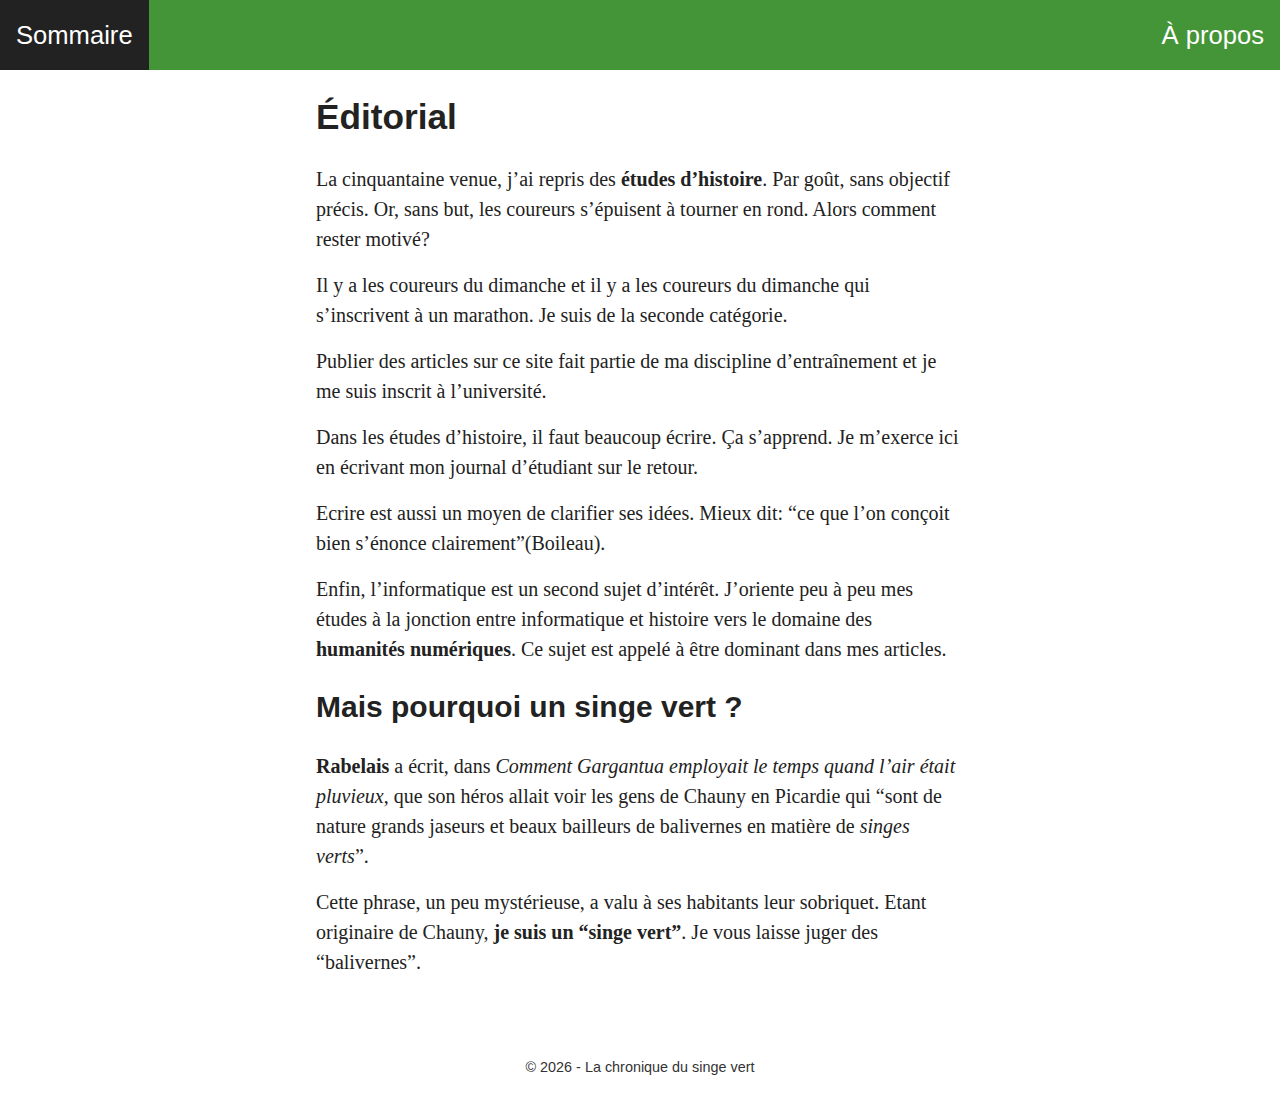
<file: docs/260118-editorial.html>
<!DOCTYPE html>
<html lang="fr">
<head>
  <meta charset="UTF-8" />
  <meta name="viewport" content="width=device-width, initial-scale=1.0"/>
  <link rel="stylesheet" href="./singevert.css">
  <title>Éditorial</title>
</head>
<body>

  <nav>
    <a href="./index.html">Sommaire</a>
    <a href="./260118-editorial.html">À propos</a>
  </nav>

  <main>
    <article class="article-page">
        <h1 id="editorial">Éditorial</h1>
<p>La cinquantaine venue, j&rsquo;ai repris des <strong>études d&rsquo;histoire</strong>. Par goût, sans objectif précis. Or, sans but, les coureurs s&rsquo;épuisent à tourner en rond. Alors comment rester motivé?</p>
<p>Il y a les coureurs du dimanche et il y a les coureurs du dimanche qui s&rsquo;inscrivent à un marathon. Je suis de la seconde catégorie.</p>
<p>Publier des articles sur ce site fait partie de ma discipline d&rsquo;entraînement et je me suis inscrit à l&rsquo;université. </p>
<p>Dans les études d&rsquo;histoire, il faut beaucoup écrire. Ça s&rsquo;apprend. Je m&rsquo;exerce ici en écrivant mon journal d&rsquo;étudiant sur le retour.</p>
<p>Ecrire est aussi un moyen de clarifier ses idées. Mieux dit: &ldquo;ce que l&rsquo;on conçoit bien s&rsquo;énonce clairement&rdquo;(Boileau). </p>
<p>Enfin, l&rsquo;informatique est un second sujet d&rsquo;intérêt. J&rsquo;oriente peu à peu mes études à la jonction entre informatique et histoire vers le domaine des <strong>humanités numériques</strong>. Ce sujet est appelé à être dominant dans mes articles.</p>
<h2 id="mais-pourquoi-un-singe-vert">Mais pourquoi un singe vert ?</h2>
<p><strong>Rabelais</strong> a écrit, dans <em>Comment Gargantua employait le temps quand l&rsquo;air était pluvieux</em>, que son héros allait voir les gens de Chauny en Picardie qui &ldquo;sont de nature grands jaseurs et beaux bailleurs de balivernes en matière de <em>singes verts</em>&rdquo;.</p>
<p>Cette phrase, un peu mystérieuse, a valu à ses habitants leur sobriquet. Etant originaire de Chauny, <strong>je suis un &ldquo;singe vert&rdquo;</strong>. Je vous laisse juger des &ldquo;balivernes&rdquo;.</p>
    </article>
  </main>

  <footer>
    <p>© 2026 - La chronique du singe vert</p>
  </footer>
</body>
</html>
</file>
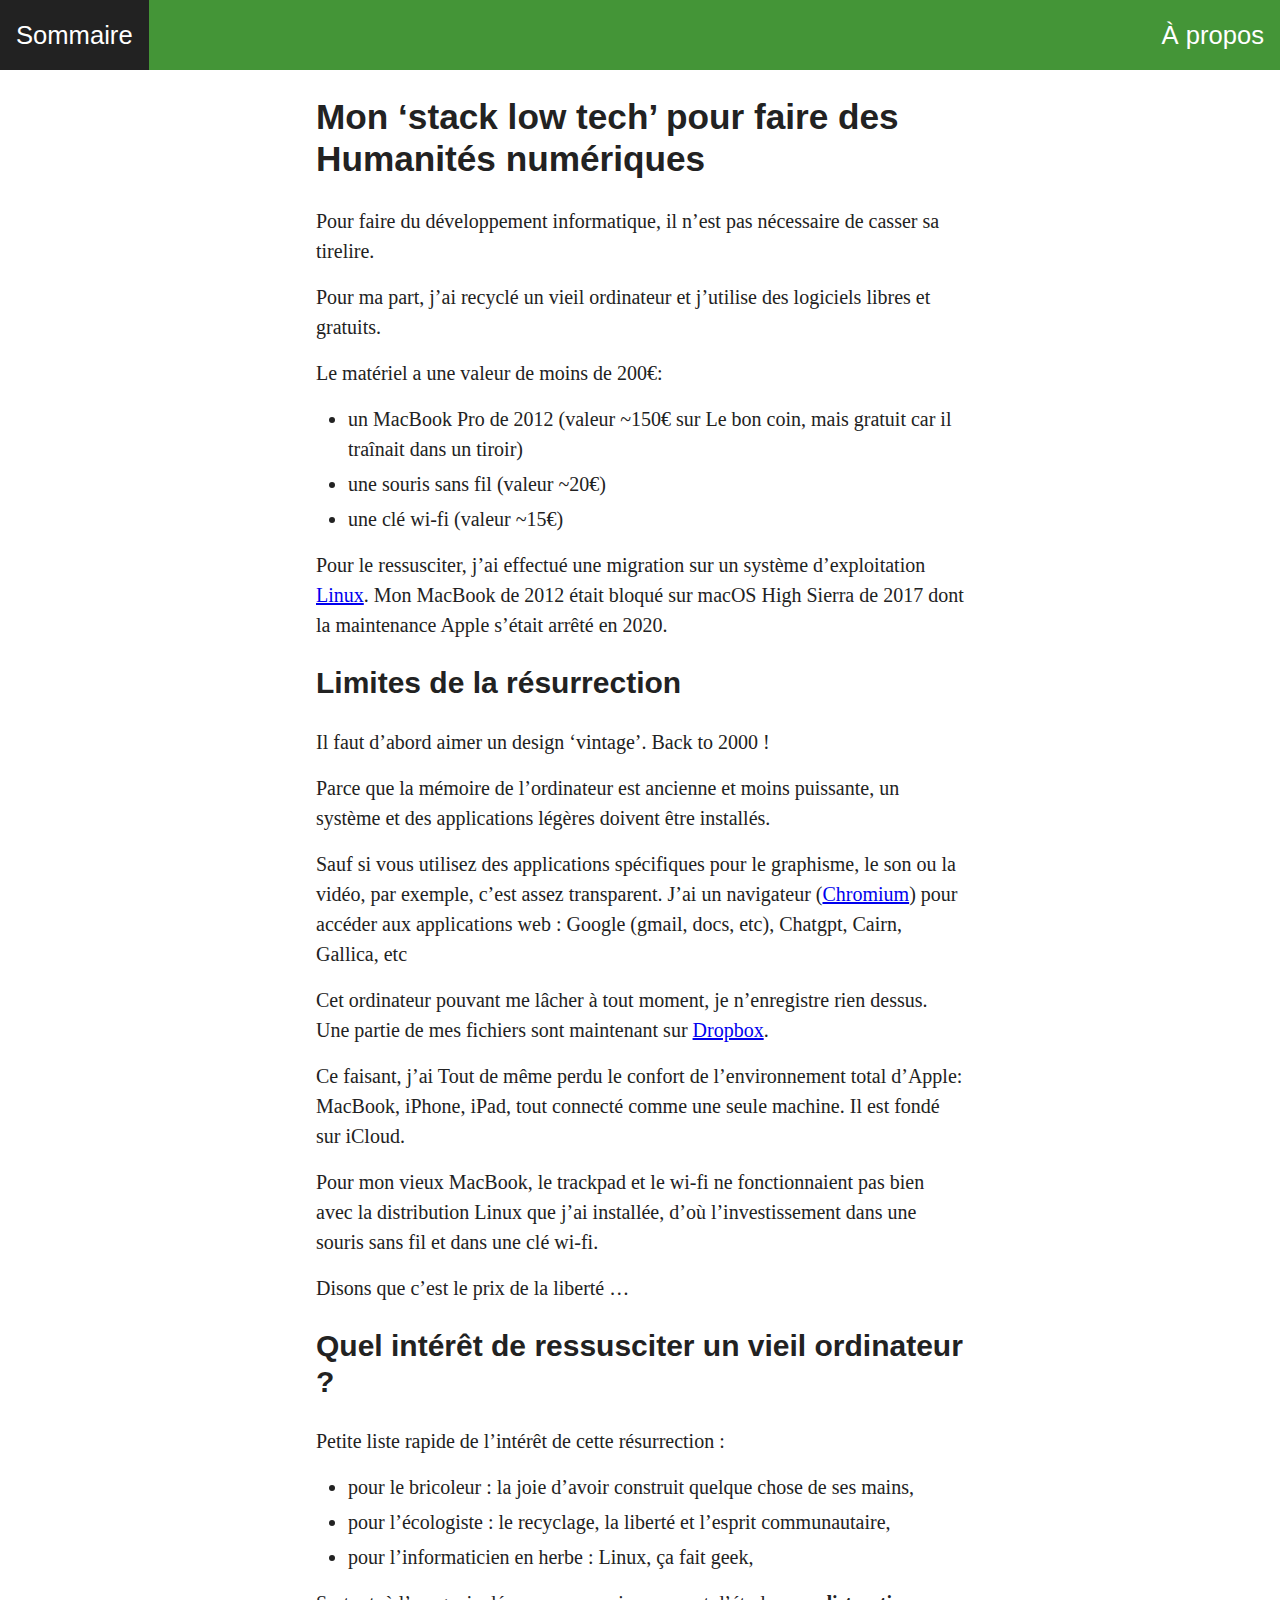
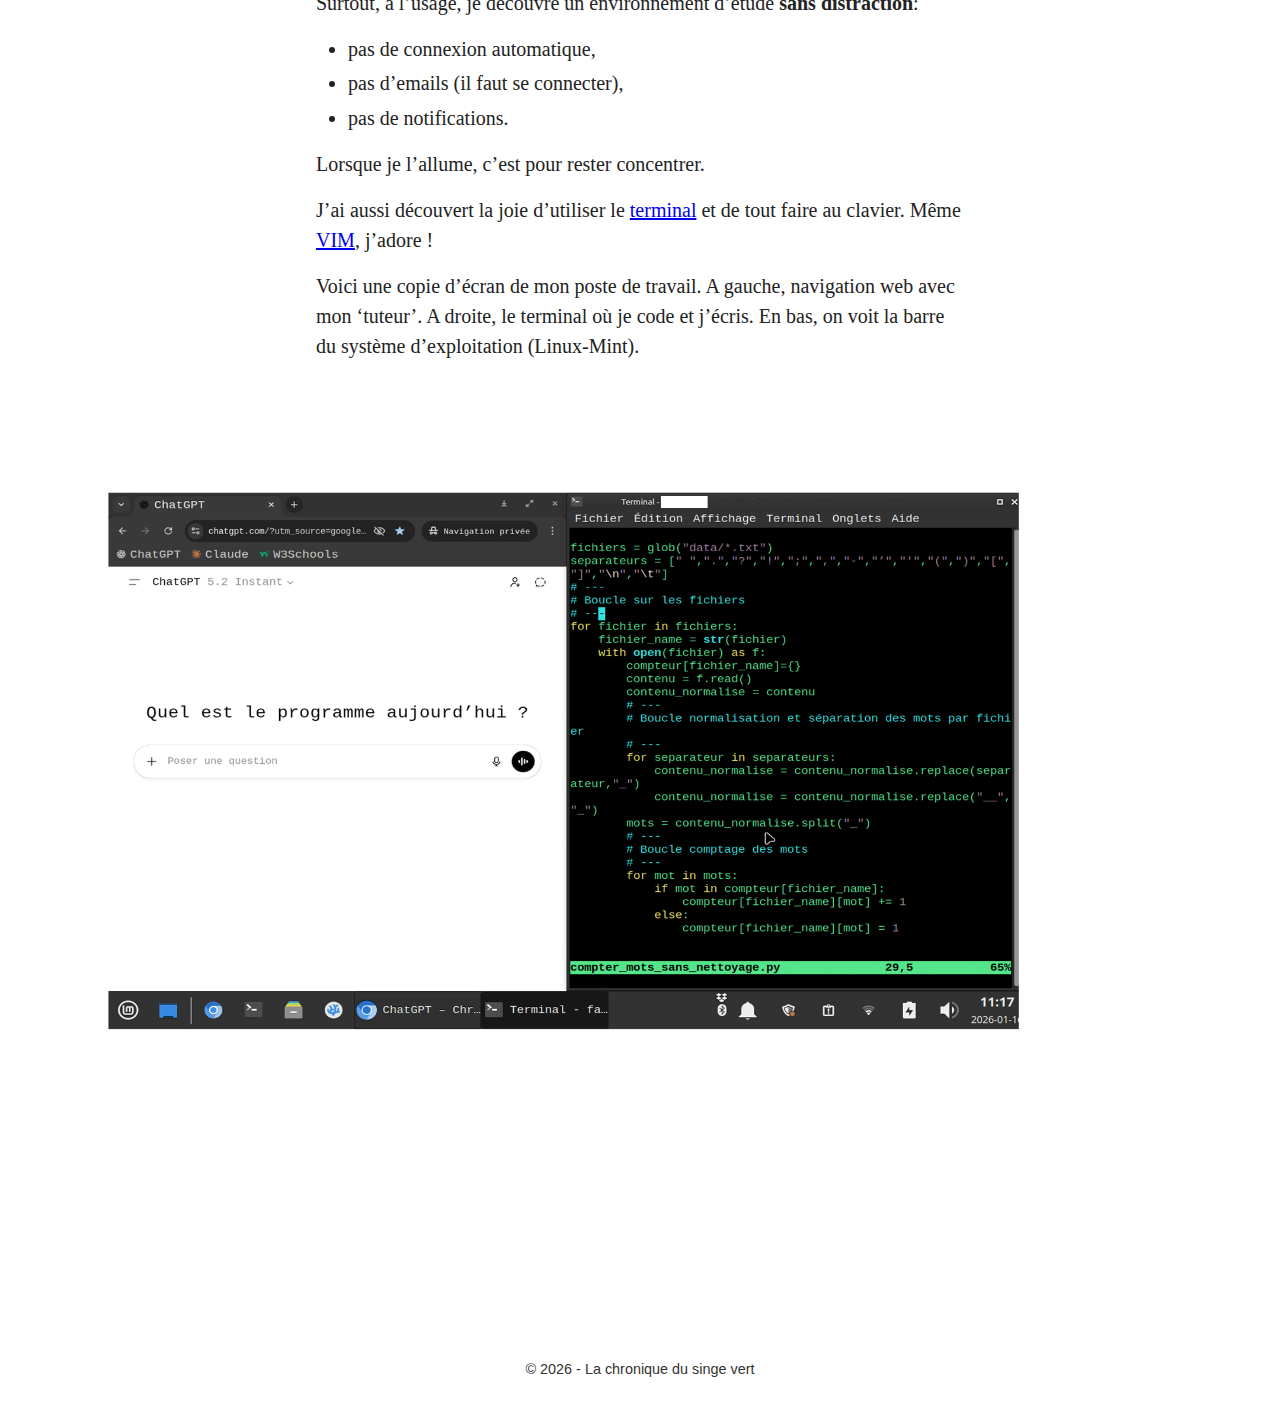
<file: docs/260119-stack.html>
<!DOCTYPE html>
<html lang="fr">
<head>
  <meta charset="UTF-8" />
  <meta name="viewport" content="width=device-width, initial-scale=1.0"/>
  <link rel="stylesheet" href="./singevert.css">
  <title>Mon &lsquo;stack low tech&rsquo; pour faire des Humanités numériques</title>
</head>
<body>

  <nav>
    <a href="./index.html">Sommaire</a>
    <a href="./260118-editorial.html">À propos</a>
  </nav>

  <main>
    <article class="article-page">
        <h1 id="mon-stack-low-tech-pour-faire-des-humanites-numeriques">Mon &lsquo;stack low tech&rsquo; pour faire des Humanités numériques</h1>
<p>Pour faire du développement informatique, il n&rsquo;est pas nécessaire de casser sa tirelire. </p>
<p>Pour ma part, j&rsquo;ai recyclé un vieil ordinateur et j&rsquo;utilise des logiciels libres et gratuits.</p>
<p>Le matériel a une valeur de moins de 200€:</p>
<ul>
<li>un MacBook Pro de 2012 (valeur ~150€ sur Le bon coin, mais gratuit car il traînait dans un tiroir)</li>
<li>une souris sans fil (valeur ~20€)</li>
<li>une clé wi-fi (valeur ~15€)</li>
</ul>
<p>Pour le ressusciter, j&rsquo;ai effectué une migration sur un système d&rsquo;exploitation <a href="https://www.youtube.com/watch?v=NSGbT3ze7QQ">Linux</a>. Mon MacBook de 2012 était bloqué sur macOS High Sierra de 2017 dont la maintenance Apple s&rsquo;était arrêté en 2020.</p>
<h2 id="limites-de-la-resurrection">Limites de la résurrection</h2>
<p>Il faut d&rsquo;abord aimer un design &lsquo;vintage&rsquo;. Back to 2000 ! </p>
<p>Parce que la mémoire de l&rsquo;ordinateur est ancienne et moins puissante, un système et des applications légères doivent être installés.</p>
<p>Sauf si vous utilisez des applications spécifiques pour le graphisme, le son ou la vidéo, par exemple, c&rsquo;est assez transparent. J&rsquo;ai un navigateur (<a href="https://www.chromium.org/chromium-projects/">Chromium</a>) pour accéder aux applications web : Google (gmail, docs, etc), Chatgpt, Cairn, Gallica, etc </p>
<p>Cet ordinateur pouvant me lâcher à tout moment, je n&rsquo;enregistre rien dessus. Une partie de mes fichiers sont maintenant sur <a href="https://www.dropbox.com">Dropbox</a>.</p>
<p>Ce faisant, j&rsquo;ai Tout de même perdu le confort de l&rsquo;environnement total d&rsquo;Apple: MacBook, iPhone, iPad, tout connecté comme une seule machine. Il est fondé sur iCloud. </p>
<p>Pour mon vieux MacBook, le trackpad et le wi-fi ne fonctionnaient pas bien avec la distribution Linux que j&rsquo;ai installée, d&rsquo;où l&rsquo;investissement dans une souris sans fil et dans une clé wi-fi.</p>
<p>Disons que c&rsquo;est le prix de la liberté &hellip;</p>
<h2 id="quel-interet-de-ressusciter-un-vieil-ordinateur">Quel intérêt de ressusciter un vieil ordinateur ?</h2>
<p>Petite liste rapide de l&rsquo;intérêt de cette résurrection :</p>
<ul>
<li>pour le bricoleur : la joie d&rsquo;avoir construit quelque chose de ses mains, </li>
<li>pour l&rsquo;écologiste : le recyclage, la liberté et l&rsquo;esprit communautaire, </li>
<li>pour l&rsquo;informaticien en herbe : Linux, ça fait geek,</li>
</ul>
<p>Surtout, à l&rsquo;usage, je découvre un environnement d&rsquo;étude <strong>sans distraction</strong>: </p>
<ul>
<li>pas de connexion automatique,</li>
<li>pas d&rsquo;emails (il faut se connecter), </li>
<li>pas de notifications.</li>
</ul>
<p>Lorsque je l&rsquo;allume, c&rsquo;est pour rester concentrer.</p>
<p>J&rsquo;ai aussi découvert la joie d&rsquo;utiliser le <a href="https://programminghistorian.org/fr/lecons/intro-a-bash-et-zsh">terminal</a> et de tout faire au clavier. Même <a href="https://fr.wikipedia.org/wiki/Vim">VIM</a>, j&rsquo;adore !</p>
<p>Voici une copie d&rsquo;écran de mon poste de travail.
A gauche, navigation web avec mon &lsquo;tuteur&rsquo;.
A droite, le terminal où je code et j&rsquo;écris.
En bas, on voit la barre du système d&rsquo;exploitation (Linux-Mint). 
<img alt="copie d'écran" src="260119-stack.png" /></p>
    </article>
  </main>

  <footer>
    <p>© 2026 - La chronique du singe vert</p>
  </footer>
</body>
</html>
</file>
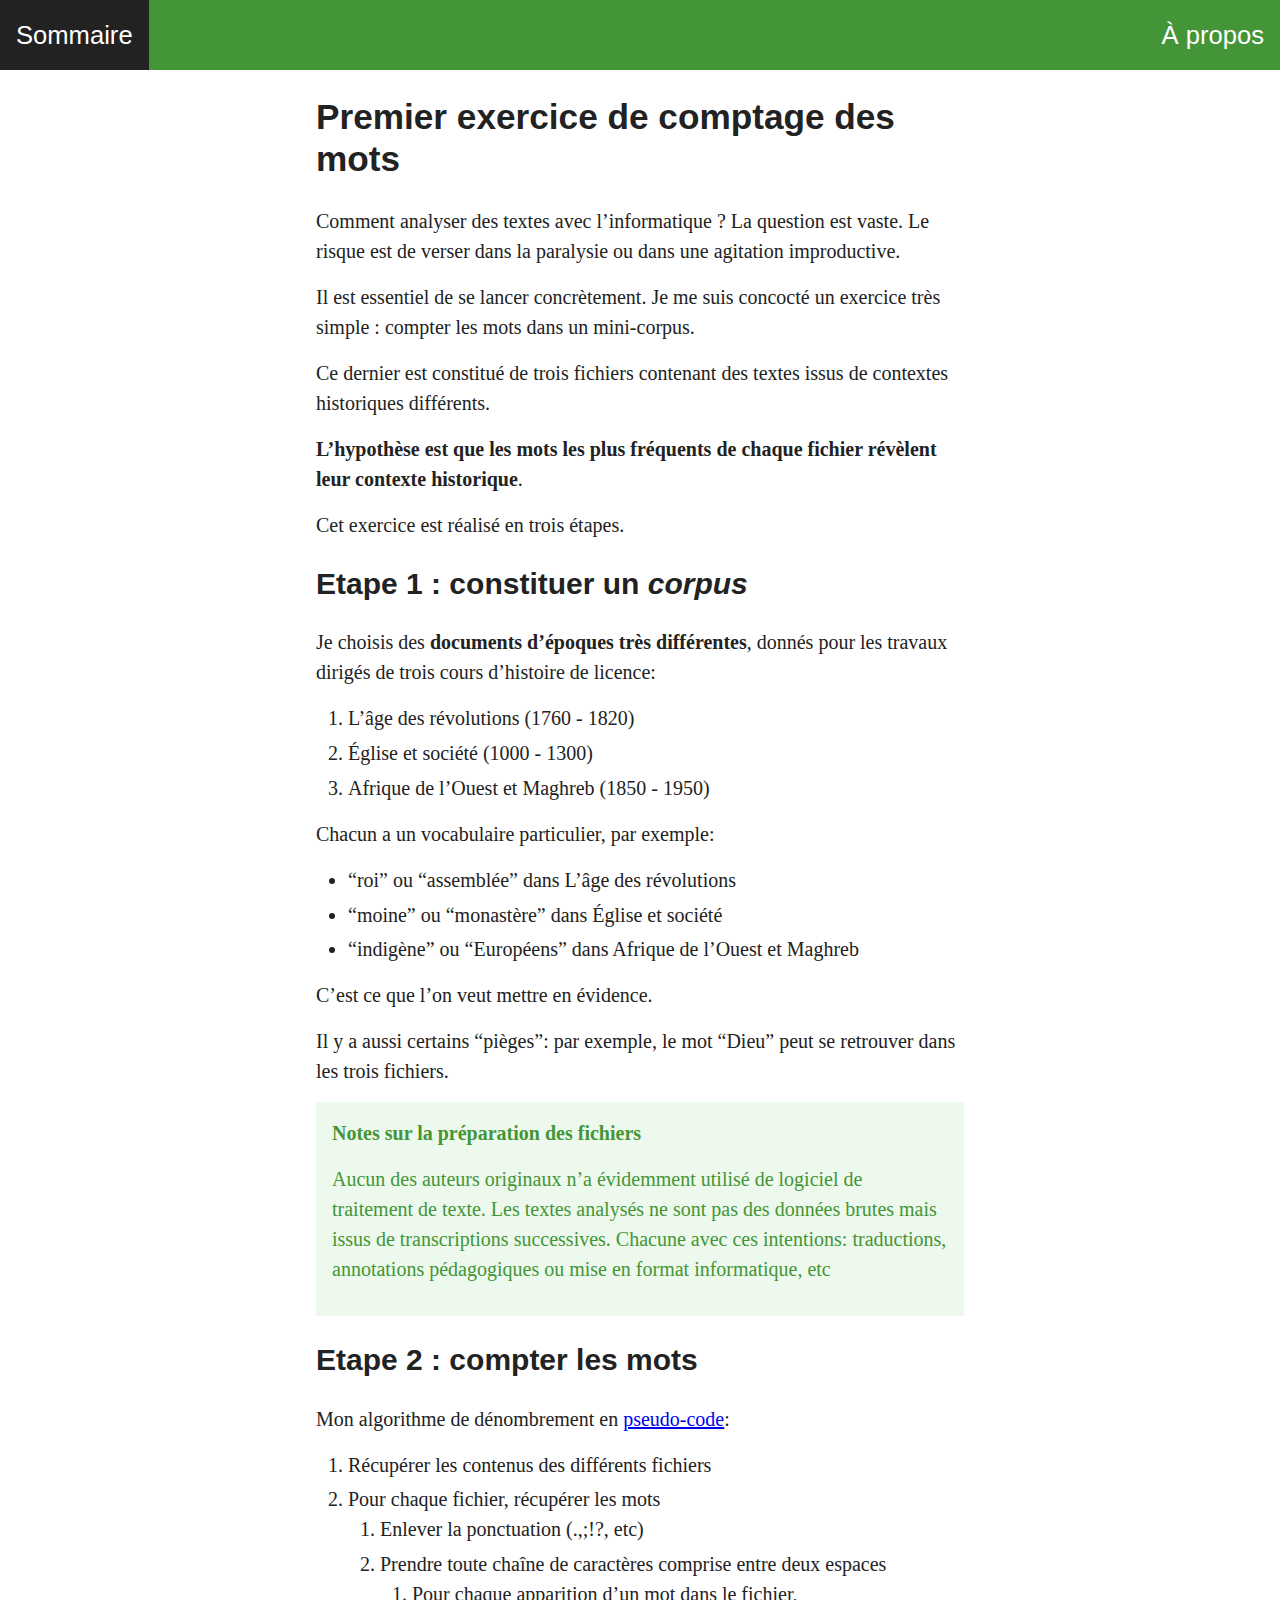
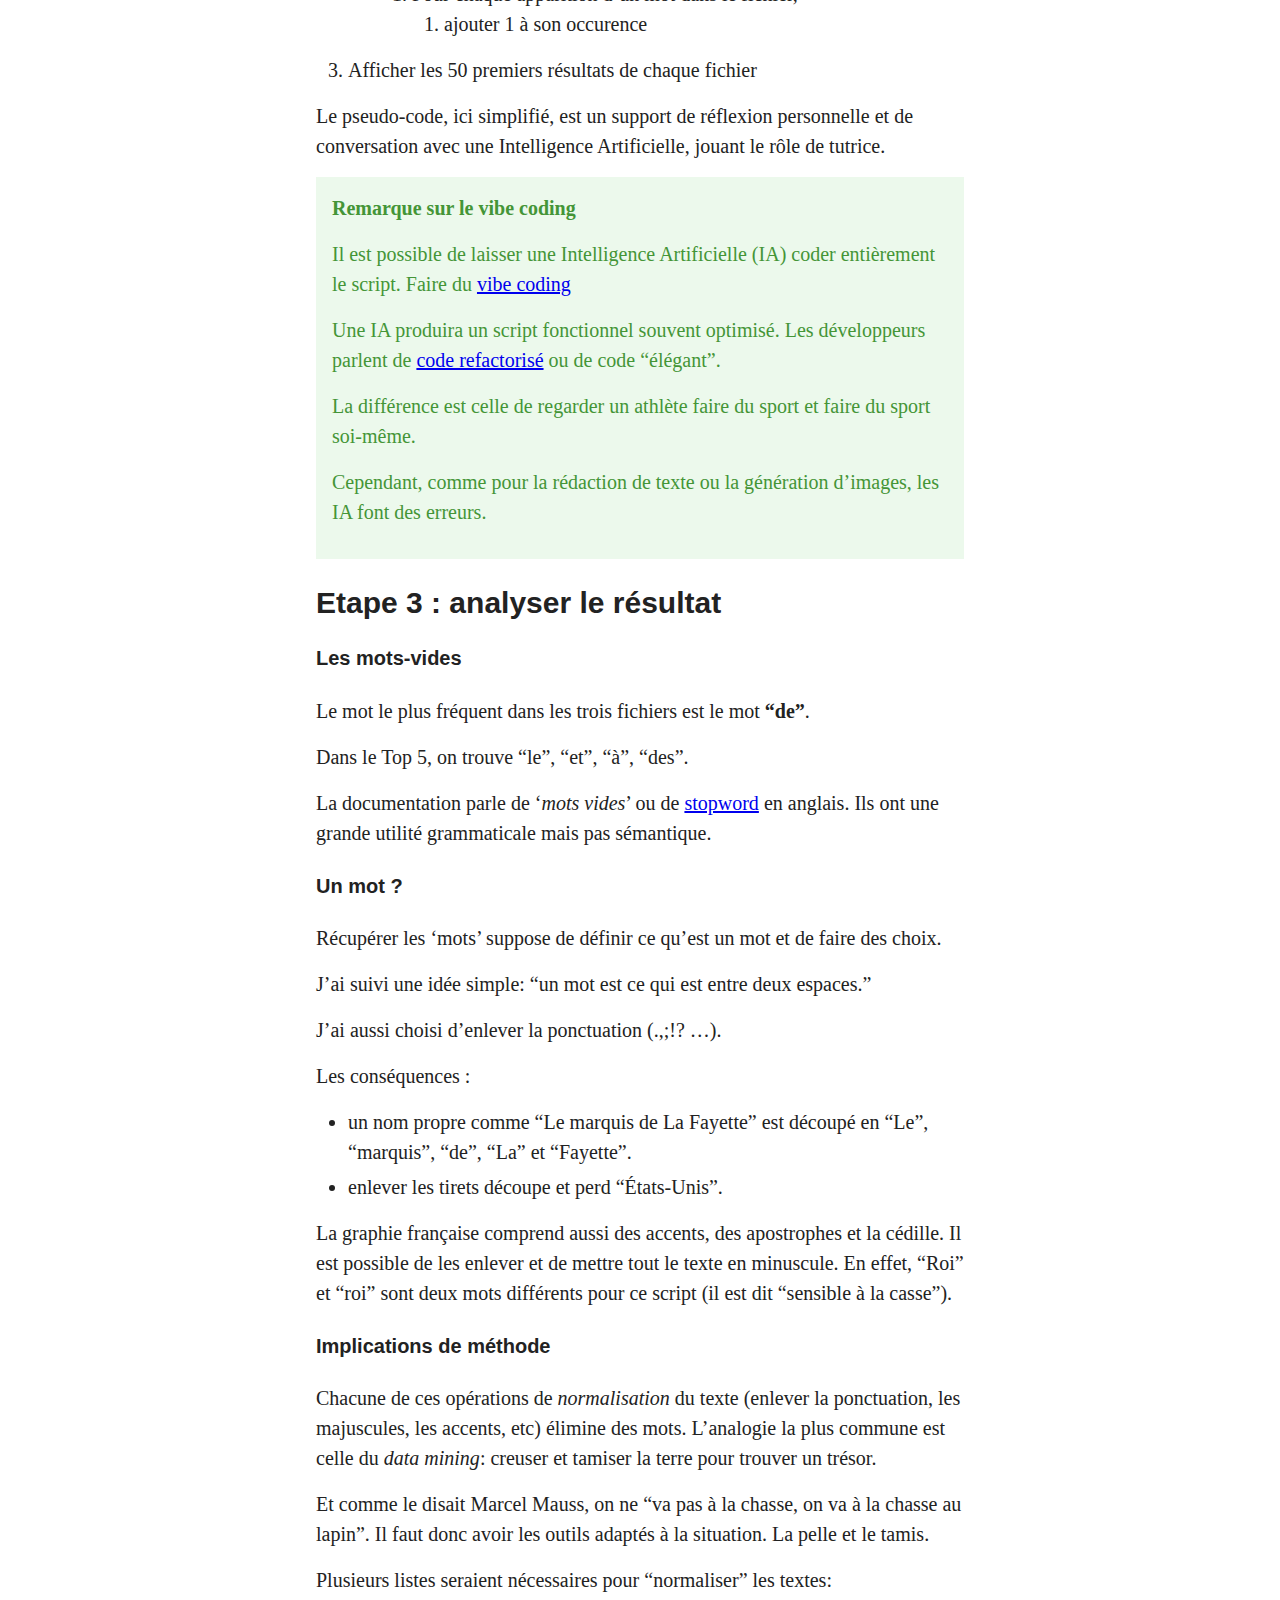
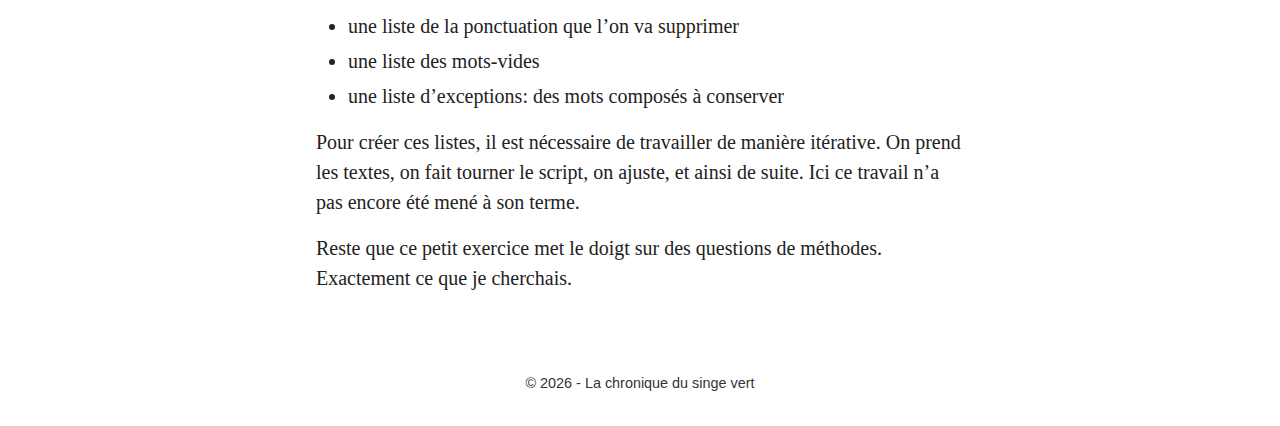
<file: docs/260123-premier-exercice.html>
<!DOCTYPE html>
<html lang="fr">
<head>
  <meta charset="UTF-8" />
  <meta name="viewport" content="width=device-width, initial-scale=1.0"/>
  <link rel="stylesheet" href="./singevert.css">
  <title>Premier exercice de comptage des mots</title>
</head>
<body>

  <nav>
    <a href="./index.html">Sommaire</a>
    <a href="./260118-editorial.html">À propos</a>
  </nav>

  <main>
    <article class="article-page">
        <h1 id="premier-exercice-de-comptage-des-mots">Premier exercice de comptage des mots</h1>
<p>Comment analyser des textes avec l&rsquo;informatique ?
La question est vaste. Le risque est de verser dans la paralysie ou dans une agitation improductive. </p>
<p>Il est essentiel de se lancer concrètement. Je me suis concocté un exercice très simple : compter les mots dans un mini-corpus.</p>
<p>Ce dernier est constitué de trois fichiers contenant des textes issus de contextes historiques différents. </p>
<p><strong>L&rsquo;hypothèse est que les mots les plus fréquents de chaque fichier révèlent leur contexte historique</strong>. </p>
<p>Cet exercice est réalisé en trois étapes.</p>
<h2 id="etape-1-constituer-un-corpus">Etape 1 : constituer un <em>corpus</em></h2>
<p>Je choisis des <strong>documents d&rsquo;époques très différentes</strong>, donnés pour les travaux dirigés de trois cours d&rsquo;histoire de licence:</p>
<ol>
<li>L&rsquo;âge des révolutions (1760 - 1820)</li>
<li>Église et société (1000 - 1300)</li>
<li>Afrique de l&rsquo;Ouest et Maghreb (1850 - 1950)</li>
</ol>
<p>Chacun a un vocabulaire particulier, par exemple:</p>
<ul>
<li>&ldquo;roi&rdquo; ou &ldquo;assemblée&rdquo; dans L&rsquo;âge des révolutions</li>
<li>&ldquo;moine&rdquo; ou &ldquo;monastère&rdquo; dans Église et société</li>
<li>&ldquo;indigène&rdquo; ou &ldquo;Européens&rdquo; dans Afrique de l&rsquo;Ouest et Maghreb</li>
</ul>
<p>C&rsquo;est ce que l&rsquo;on veut mettre en évidence. </p>
<p>Il y a aussi certains &ldquo;pièges&rdquo;: par exemple, le mot &ldquo;Dieu&rdquo; peut se retrouver dans les trois fichiers.</p>
<blockquote>
<p><strong>Notes sur la préparation des fichiers</strong></p>
<p>Aucun des auteurs originaux n&rsquo;a évidemment utilisé de logiciel de traitement de texte. Les textes analysés ne sont pas des données brutes mais issus de transcriptions successives. Chacune avec ces intentions: traductions, annotations pédagogiques ou mise en format informatique, etc</p>
</blockquote>
<h2 id="etape-2-compter-les-mots">Etape 2 : compter les mots</h2>
<p>Mon algorithme de dénombrement en <a href="https://fr.wikipedia.org/wiki/Pseudo-code">pseudo-code</a>:</p>
<ol>
<li>Récupérer les contenus des différents fichiers</li>
<li>Pour chaque fichier, récupérer les mots<ol>
<li>Enlever la ponctuation (.,;!?, etc)</li>
<li>Prendre toute chaîne de caractères comprise entre deux espaces<ol>
<li>Pour chaque apparition d&rsquo;un mot dans le fichier,<ol>
<li>ajouter 1 à son occurence</li>
</ol>
</li>
</ol>
</li>
</ol>
</li>
<li>Afficher les 50 premiers résultats de chaque fichier</li>
</ol>
<p>Le pseudo-code, ici simplifié, est un support de réflexion personnelle et de conversation avec une Intelligence Artificielle, jouant le rôle de tutrice.</p>
<blockquote>
<p><strong>Remarque sur le vibe coding</strong></p>
<p>Il est possible de laisser une Intelligence Artificielle (IA) coder entièrement le script. Faire du <a href="https://en.wikipedia.org/wiki/Vibe_coding#">vibe coding</a></p>
<p>Une IA produira un script fonctionnel souvent optimisé. Les développeurs parlent de <a href="https://fr.wiktionary.org/wiki/refactorisation#:~:text=Nom%20commun,-Singulier&amp;text=(Programmation)%20Action%20de%20refactoriser%20%3A,son%20d%C3%A9bogage%20et%20son%20extension.">code refactorisé</a> ou de code &ldquo;élégant&rdquo;.</p>
<p>La différence est celle de regarder un athlète faire du sport et faire du sport soi-même. </p>
<p>Cependant, comme pour la rédaction de texte ou la génération d&rsquo;images, les IA font des erreurs.</p>
</blockquote>
<h2 id="etape-3-analyser-le-resultat">Etape 3 : analyser le résultat</h2>
<h4 id="les-mots-vides">Les mots-vides</h4>
<p>Le mot le plus fréquent dans les trois fichiers est le mot <strong>&ldquo;de&rdquo;</strong>. </p>
<p>Dans le Top 5, on trouve &ldquo;le&rdquo;, &ldquo;et&rdquo;, &ldquo;à&rdquo;, &ldquo;des&rdquo;.</p>
<p>La documentation parle de &lsquo;<em>mots vides</em>&rsquo; ou de <a href="https://voyant-tools.org/docs/tutorial-stopwords.html">stopword</a> en anglais. Ils ont une grande utilité grammaticale mais pas sémantique.</p>
<h4 id="un-mot">Un mot ?</h4>
<p>Récupérer les &lsquo;mots&rsquo; suppose de définir ce qu&rsquo;est un mot et de faire des choix.</p>
<p>J&rsquo;ai suivi une idée simple: &ldquo;un mot est ce qui est entre deux espaces.&rdquo;</p>
<p>J&rsquo;ai aussi choisi d&rsquo;enlever la ponctuation (.,;!? &hellip;).  </p>
<p>Les conséquences :</p>
<ul>
<li>un nom propre comme &ldquo;Le marquis de La Fayette&rdquo; est découpé en &ldquo;Le&rdquo;, &ldquo;marquis&rdquo;, &ldquo;de&rdquo;, &ldquo;La&rdquo; et &ldquo;Fayette&rdquo;.</li>
<li>enlever les tirets découpe et perd &ldquo;États-Unis&rdquo;.</li>
</ul>
<p>La graphie française comprend aussi des accents, des apostrophes et la cédille. Il est possible de les enlever et de mettre tout le texte en minuscule. En effet, &ldquo;Roi&rdquo; et &ldquo;roi&rdquo; sont deux mots différents pour ce script (il est dit &ldquo;sensible à la casse&rdquo;).</p>
<h4 id="implications-de-methode">Implications de méthode</h4>
<p>Chacune de ces opérations de <em>normalisation</em> du texte (enlever la ponctuation, les majuscules, les accents, etc) élimine des mots. L&rsquo;analogie la plus commune est celle du <em>data mining</em>: creuser et tamiser la terre pour trouver un trésor. </p>
<p>Et comme le disait Marcel Mauss, on ne &ldquo;va pas à la chasse, on va à la chasse au lapin&rdquo;. Il faut donc avoir les outils adaptés à la situation. La pelle et le tamis.</p>
<p>Plusieurs listes seraient nécessaires pour &ldquo;normaliser&rdquo; les textes:</p>
<ul>
<li>une liste de la ponctuation que l&rsquo;on va supprimer</li>
<li>une liste des mots-vides</li>
<li>une liste d&rsquo;exceptions: des mots composés à conserver</li>
</ul>
<p>Pour créer ces listes, il est nécessaire de travailler de manière itérative. On prend les textes, on fait tourner le script, on ajuste, et ainsi de suite. Ici ce travail n&rsquo;a pas encore été mené à son terme. </p>
<p>Reste que ce petit exercice met le doigt sur des questions de méthodes. Exactement ce que je cherchais.</p>
    </article>
  </main>

  <footer>
    <p>© 2026 - La chronique du singe vert</p>
  </footer>
</body>
</html>
</file>
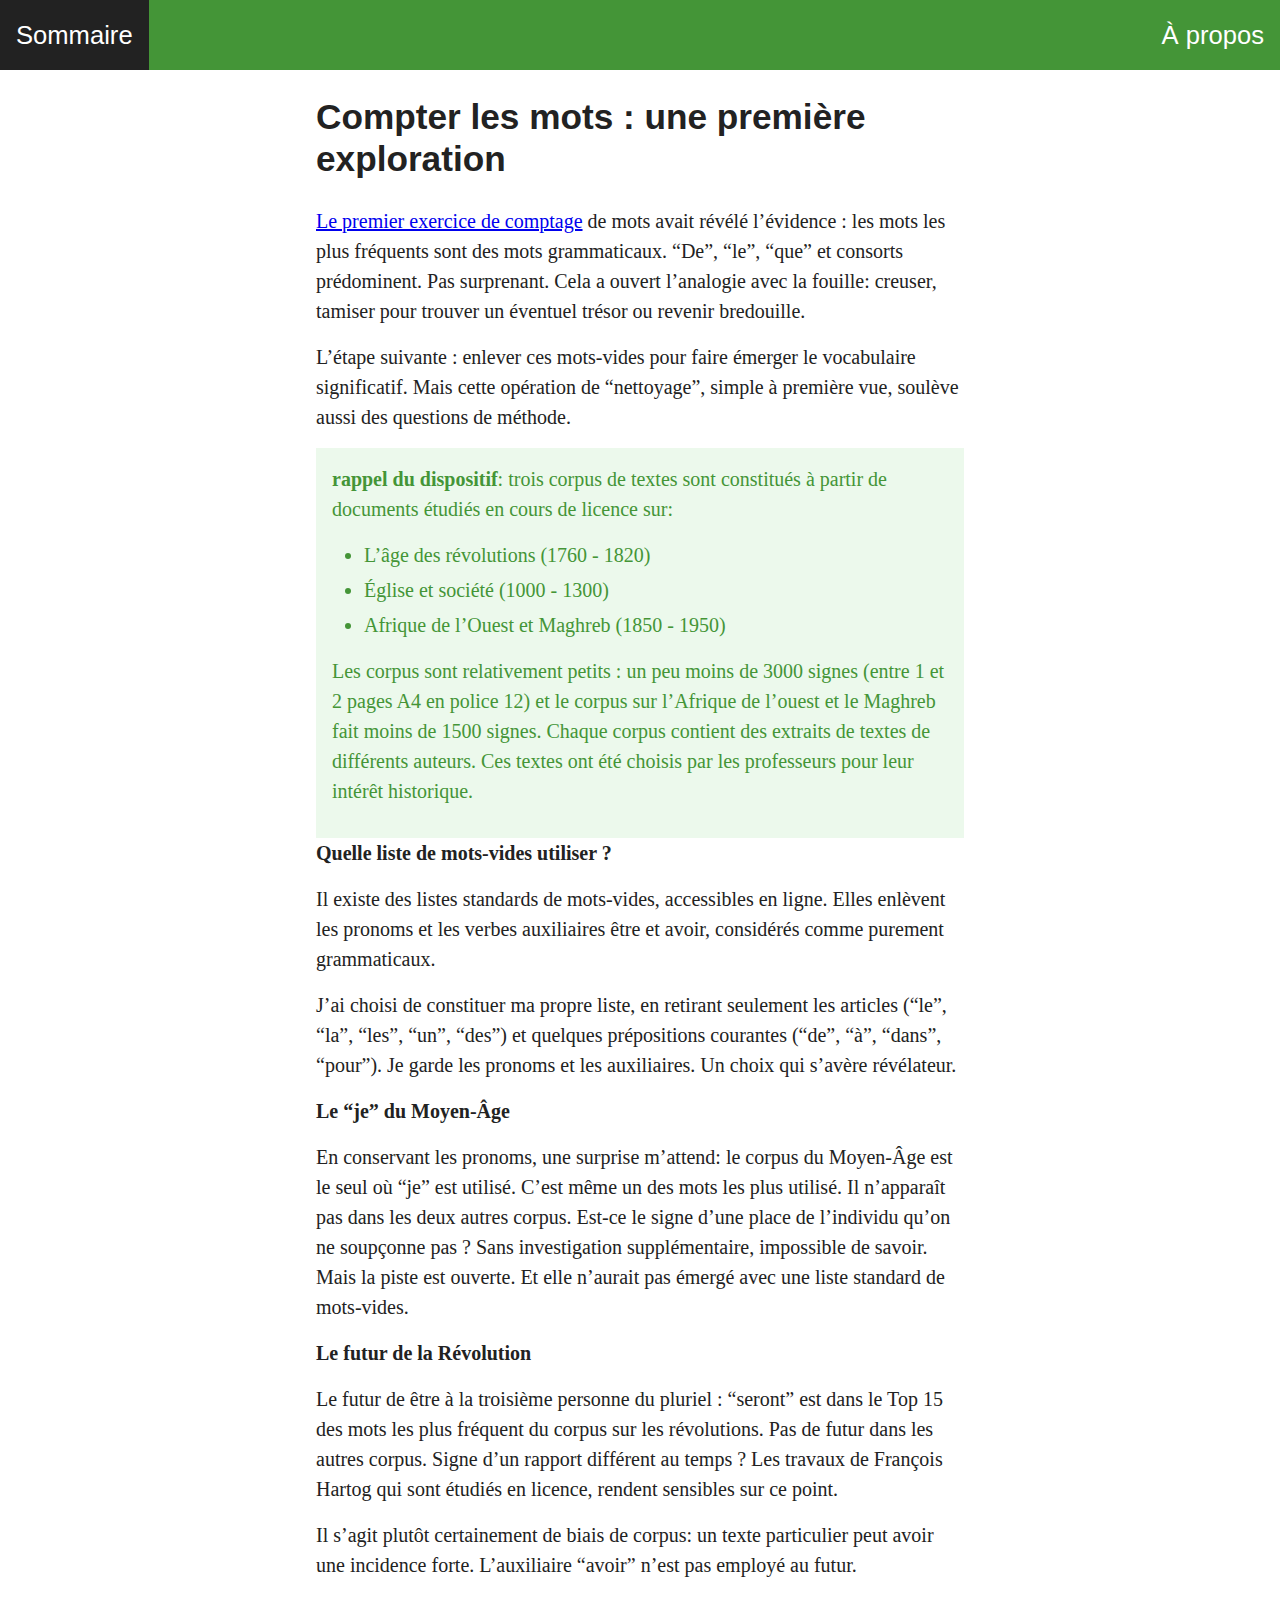
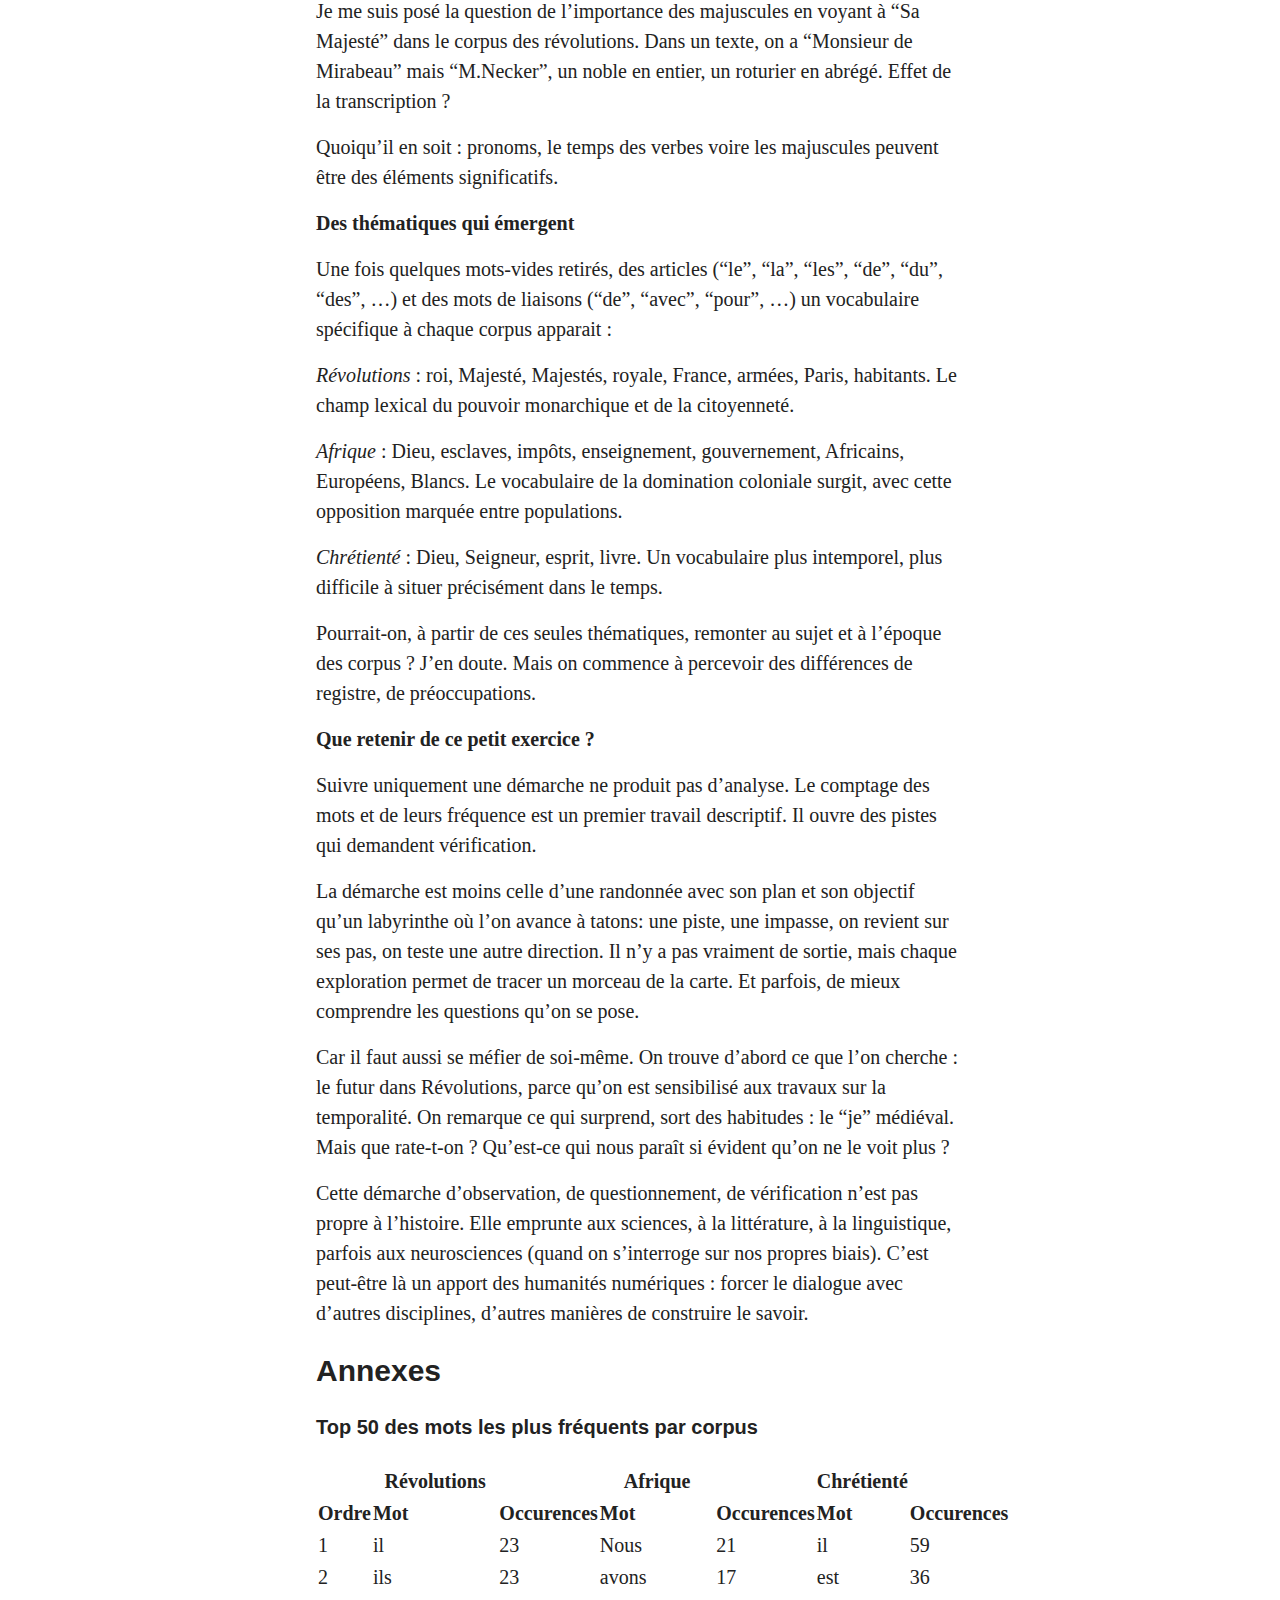
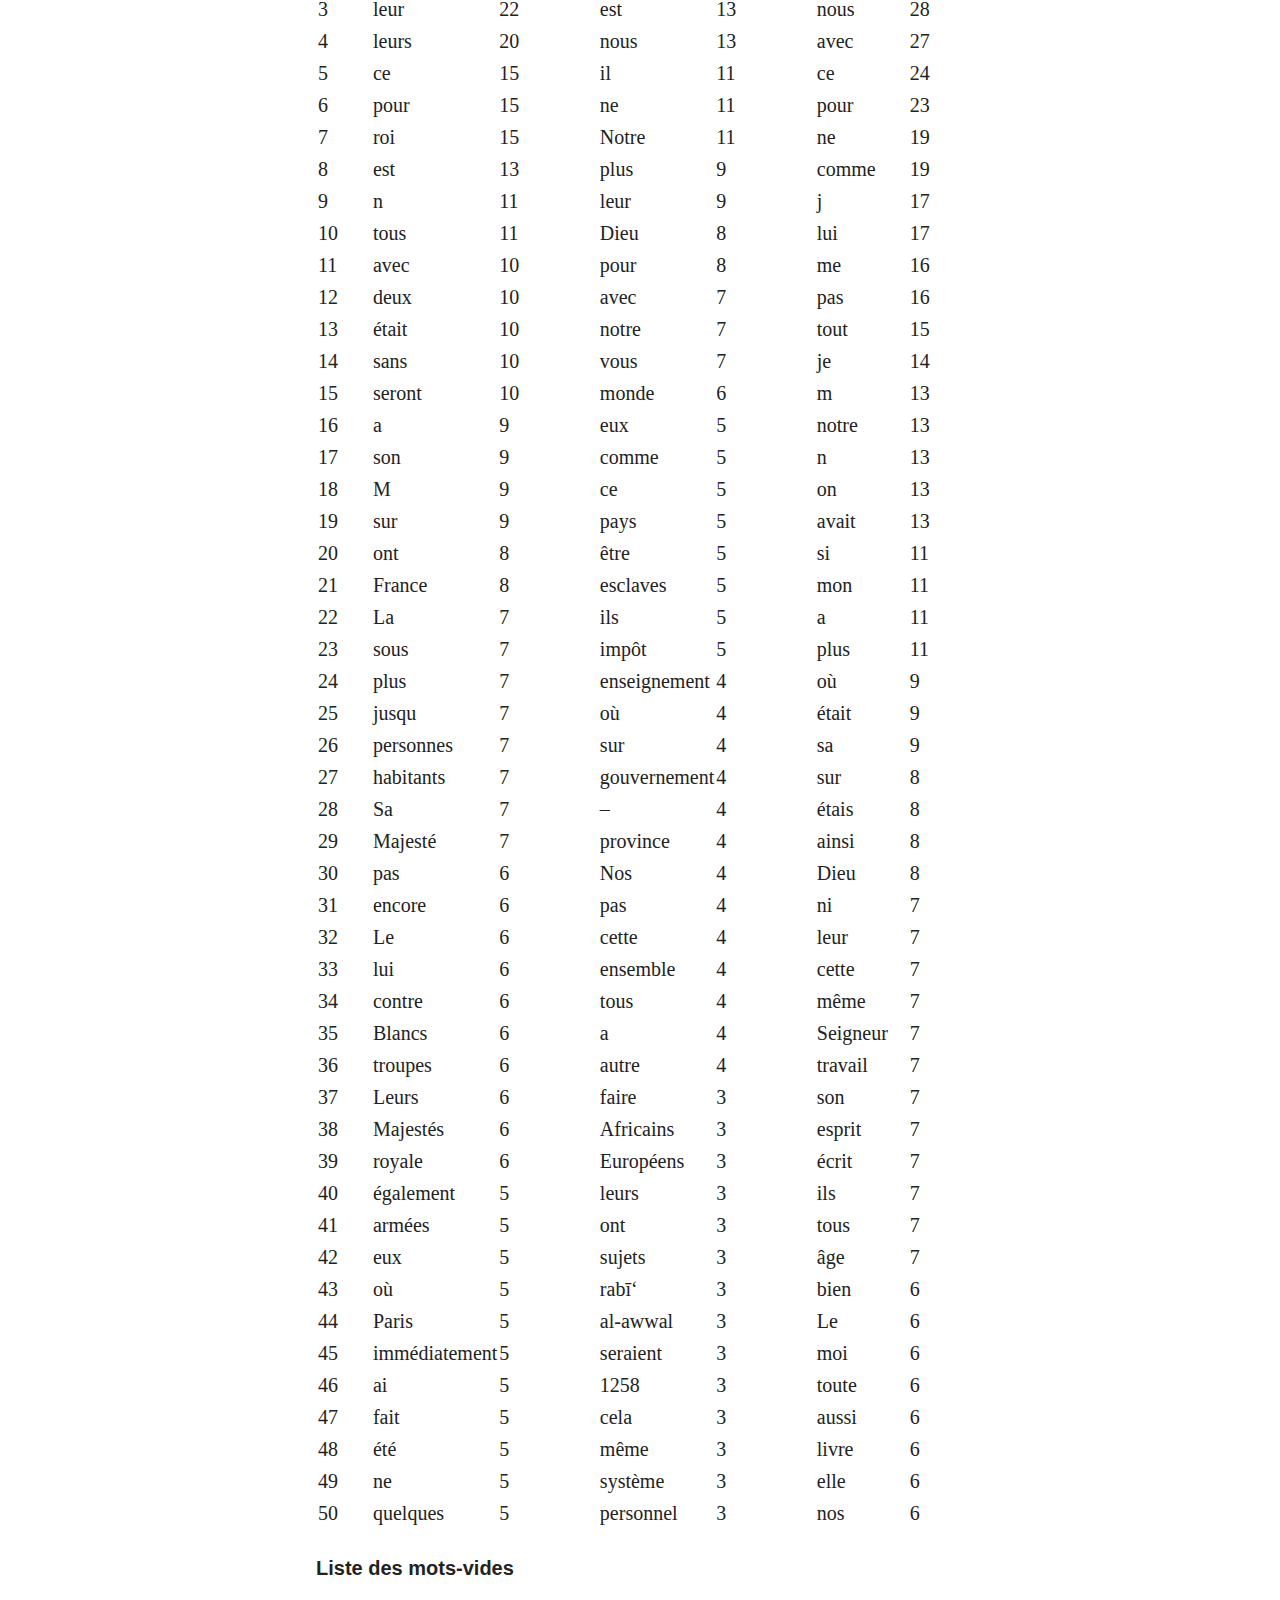
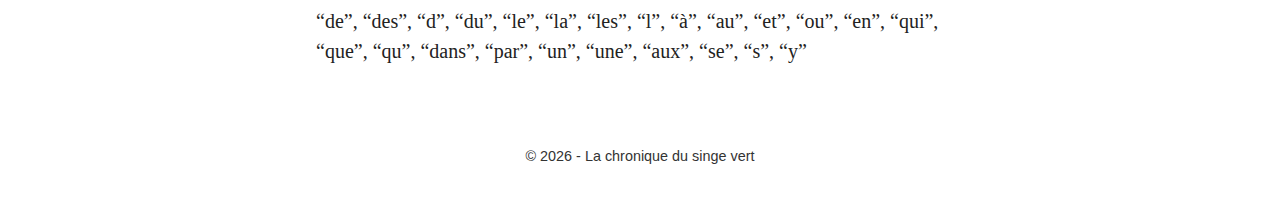
<file: docs/260208_compter_mots.html>
<!DOCTYPE html>
<html lang="fr">
<head>
  <meta charset="UTF-8" />
  <meta name="viewport" content="width=device-width, initial-scale=1.0"/>
  <link rel="stylesheet" href="./singevert.css">
  <title>Compter les mots : une première exploration</title>
</head>
<body>

  <nav>
    <a href="./index.html">Sommaire</a>
    <a href="./260118-editorial.html">À propos</a>
  </nav>

  <main>
    <article class="article-page">
        <h1 id="compter-les-mots-une-premiere-exploration">Compter les mots : une première exploration</h1>
<p><a href="./230126-premier-exercice.html">Le premier exercice de comptage</a> de mots avait révélé l&rsquo;évidence : les mots les plus fréquents sont des mots grammaticaux. &ldquo;De&rdquo;, &ldquo;le&rdquo;, &ldquo;que&rdquo; et consorts prédominent. Pas surprenant. Cela a ouvert l&rsquo;analogie avec la fouille: creuser, tamiser pour trouver un éventuel trésor ou revenir bredouille. </p>
<p>L&rsquo;étape suivante : enlever ces mots-vides pour faire émerger le vocabulaire significatif. Mais cette opération de &ldquo;nettoyage&rdquo;, simple à première vue, soulève aussi des questions de méthode.</p>
<blockquote>
<p><strong>rappel du dispositif</strong>: 
trois corpus de textes sont constitués à partir de documents étudiés en cours de licence sur:</p>
<ul>
<li>L’âge des révolutions (1760 - 1820)</li>
<li>Église et société (1000 - 1300)</li>
<li>Afrique de l’Ouest et Maghreb (1850 - 1950)</li>
</ul>
<p>Les corpus sont relativement petits : un peu moins de 3000 signes (entre 1 et 2 pages A4 en police 12) et le corpus sur l&rsquo;Afrique de l&rsquo;ouest et le Maghreb fait moins de 1500 signes.
Chaque corpus contient des extraits de textes de différents auteurs.
Ces textes ont été choisis par les professeurs pour leur intérêt historique. </p>
</blockquote>
<p><strong>Quelle liste de mots-vides utiliser ?</strong></p>
<p>Il existe des listes standards de mots-vides, accessibles en ligne. Elles enlèvent les pronoms et les verbes auxiliaires être et avoir, considérés comme purement grammaticaux.</p>
<p>J&rsquo;ai choisi de constituer ma propre liste, en retirant seulement les articles (&ldquo;le&rdquo;, &ldquo;la&rdquo;, &ldquo;les&rdquo;, &ldquo;un&rdquo;, &ldquo;des&rdquo;) et quelques prépositions courantes (&ldquo;de&rdquo;, &ldquo;à&rdquo;, &ldquo;dans&rdquo;, &ldquo;pour&rdquo;). Je garde les pronoms et les auxiliaires. Un choix qui s&rsquo;avère révélateur.</p>
<p><strong>Le &ldquo;je&rdquo; du Moyen-Âge</strong></p>
<p>En conservant les pronoms, une surprise m&rsquo;attend: le corpus du Moyen-Âge est le seul où &ldquo;je&rdquo; est utilisé. C&rsquo;est même un des mots les plus utilisé. Il n&rsquo;apparaît pas dans les deux autres corpus.
Est-ce le signe d&rsquo;une place de l&rsquo;individu qu&rsquo;on ne soupçonne pas ?
Sans investigation supplémentaire, impossible de savoir. Mais la piste est ouverte. Et elle n&rsquo;aurait pas émergé avec une liste standard de mots-vides.</p>
<p><strong>Le futur de la Révolution</strong></p>
<p>Le futur de être à la troisième personne du pluriel : &ldquo;seront&rdquo; est dans le Top 15 des mots les plus fréquent du corpus sur les révolutions. Pas de futur dans les autres corpus. Signe d&rsquo;un rapport différent au temps ? Les travaux de François Hartog qui sont étudiés en licence, rendent sensibles sur ce point.</p>
<p>Il s&rsquo;agit plutôt certainement de biais de corpus: un texte particulier peut avoir une incidence forte. L&rsquo;auxiliaire &ldquo;avoir&rdquo; n&rsquo;est pas employé au futur.</p>
<p>Je me suis posé la question de l&rsquo;importance des majuscules en voyant à &ldquo;Sa Majesté&rdquo; dans le corpus des révolutions. Dans un texte, on a &ldquo;Monsieur de Mirabeau&rdquo; mais &ldquo;M.Necker&rdquo;, un noble en entier, un roturier en abrégé. Effet de la transcription ?</p>
<p>Quoiqu&rsquo;il en soit : pronoms, le temps des verbes voire les majuscules peuvent être des éléments significatifs.</p>
<p><strong>Des thématiques qui émergent</strong></p>
<p>Une fois quelques mots-vides retirés, des articles (&ldquo;le&rdquo;, &ldquo;la&rdquo;, &ldquo;les&rdquo;, &ldquo;de&rdquo;, &ldquo;du&rdquo;, &ldquo;des&rdquo;, &hellip;) et des mots de liaisons (&ldquo;de&rdquo;, &ldquo;avec&rdquo;, &ldquo;pour&rdquo;, &hellip;) un vocabulaire spécifique à chaque corpus apparait :</p>
<p><em>Révolutions</em> : roi, Majesté, Majestés, royale, France, armées, Paris, habitants. Le champ lexical du pouvoir monarchique et de la citoyenneté.</p>
<p><em>Afrique</em> : Dieu, esclaves, impôts, enseignement, gouvernement, Africains, Européens, Blancs. Le vocabulaire de la domination coloniale surgit, avec cette opposition marquée entre populations.</p>
<p><em>Chrétienté</em> : Dieu, Seigneur, esprit, livre. Un vocabulaire plus intemporel, plus difficile à situer précisément dans le temps.</p>
<p>Pourrait-on, à partir de ces seules thématiques, remonter au sujet et à l&rsquo;époque des corpus ? J&rsquo;en doute. Mais on commence à percevoir des différences de registre, de préoccupations.</p>
<p><strong>Que retenir de ce petit exercice ?</strong></p>
<p>Suivre uniquement une démarche ne produit pas d&rsquo;analyse. Le comptage des mots et de leurs fréquence est un premier travail descriptif. Il ouvre des pistes qui demandent vérification.</p>
<p>La démarche est moins celle d&rsquo;une randonnée avec son plan et son objectif qu&rsquo;un labyrinthe où l&rsquo;on avance à tatons: une piste, une impasse, on revient sur ses pas, on teste une autre direction. Il n&rsquo;y a pas vraiment de sortie, mais chaque exploration permet de tracer un morceau de la carte. Et parfois, de mieux comprendre les questions qu&rsquo;on se pose.</p>
<p>Car il faut aussi se méfier de soi-même. On trouve d&rsquo;abord ce que l&rsquo;on cherche : le futur dans Révolutions, parce qu&rsquo;on est sensibilisé aux travaux sur la temporalité. On remarque ce qui surprend, sort des habitudes : le &ldquo;je&rdquo; médiéval. Mais que rate-t-on ? Qu&rsquo;est-ce qui nous paraît si évident qu&rsquo;on ne le voit plus ?</p>
<p>Cette démarche d&rsquo;observation, de questionnement, de vérification n&rsquo;est pas propre à l&rsquo;histoire. Elle emprunte aux sciences, à la littérature, à la linguistique, parfois aux neurosciences (quand on s&rsquo;interroge sur nos propres biais). C&rsquo;est peut-être là un apport des humanités numériques : forcer le dialogue avec d&rsquo;autres disciplines, d&rsquo;autres manières de construire le savoir.</p>
<h2 id="annexes">Annexes</h2>
<h4 id="top-50-des-mots-les-plus-frequents-par-corpus">Top 50 des mots les plus fréquents par corpus</h4>
<table>
<thead>
<tr>
<th></th>
<th><strong>Révolutions</strong></th>
<th></th>
<th><strong>Afrique</strong></th>
<th></th>
<th><strong>Chrétienté</strong></th>
<th></th>
</tr>
</thead>
<tbody>
<tr>
<td><strong>Ordre</strong></td>
<td><strong>Mot</strong></td>
<td><strong>Occurences</strong></td>
<td><strong>Mot</strong></td>
<td><strong>Occurences</strong></td>
<td><strong>Mot</strong></td>
<td><strong>Occurences</strong></td>
</tr>
<tr>
<td>1</td>
<td>il</td>
<td>23</td>
<td>Nous</td>
<td>21</td>
<td>il</td>
<td>59</td>
</tr>
<tr>
<td>2</td>
<td>ils</td>
<td>23</td>
<td>avons</td>
<td>17</td>
<td>est</td>
<td>36</td>
</tr>
<tr>
<td>3</td>
<td>leur</td>
<td>22</td>
<td>est</td>
<td>13</td>
<td>nous</td>
<td>28</td>
</tr>
<tr>
<td>4</td>
<td>leurs</td>
<td>20</td>
<td>nous</td>
<td>13</td>
<td>avec</td>
<td>27</td>
</tr>
<tr>
<td>5</td>
<td>ce</td>
<td>15</td>
<td>il</td>
<td>11</td>
<td>ce</td>
<td>24</td>
</tr>
<tr>
<td>6</td>
<td>pour</td>
<td>15</td>
<td>ne</td>
<td>11</td>
<td>pour</td>
<td>23</td>
</tr>
<tr>
<td>7</td>
<td>roi</td>
<td>15</td>
<td>Notre</td>
<td>11</td>
<td>ne</td>
<td>19</td>
</tr>
<tr>
<td>8</td>
<td>est</td>
<td>13</td>
<td>plus</td>
<td>9</td>
<td>comme</td>
<td>19</td>
</tr>
<tr>
<td>9</td>
<td>n</td>
<td>11</td>
<td>leur</td>
<td>9</td>
<td>j</td>
<td>17</td>
</tr>
<tr>
<td>10</td>
<td>tous</td>
<td>11</td>
<td>Dieu</td>
<td>8</td>
<td>lui</td>
<td>17</td>
</tr>
<tr>
<td>11</td>
<td>avec</td>
<td>10</td>
<td>pour</td>
<td>8</td>
<td>me</td>
<td>16</td>
</tr>
<tr>
<td>12</td>
<td>deux</td>
<td>10</td>
<td>avec</td>
<td>7</td>
<td>pas</td>
<td>16</td>
</tr>
<tr>
<td>13</td>
<td>était</td>
<td>10</td>
<td>notre</td>
<td>7</td>
<td>tout</td>
<td>15</td>
</tr>
<tr>
<td>14</td>
<td>sans</td>
<td>10</td>
<td>vous</td>
<td>7</td>
<td>je</td>
<td>14</td>
</tr>
<tr>
<td>15</td>
<td>seront</td>
<td>10</td>
<td>monde</td>
<td>6</td>
<td>m</td>
<td>13</td>
</tr>
<tr>
<td>16</td>
<td>a</td>
<td>9</td>
<td>eux</td>
<td>5</td>
<td>notre</td>
<td>13</td>
</tr>
<tr>
<td>17</td>
<td>son</td>
<td>9</td>
<td>comme</td>
<td>5</td>
<td>n</td>
<td>13</td>
</tr>
<tr>
<td>18</td>
<td>M</td>
<td>9</td>
<td>ce</td>
<td>5</td>
<td>on</td>
<td>13</td>
</tr>
<tr>
<td>19</td>
<td>sur</td>
<td>9</td>
<td>pays</td>
<td>5</td>
<td>avait</td>
<td>13</td>
</tr>
<tr>
<td>20</td>
<td>ont</td>
<td>8</td>
<td>être</td>
<td>5</td>
<td>si</td>
<td>11</td>
</tr>
<tr>
<td>21</td>
<td>France</td>
<td>8</td>
<td>esclaves</td>
<td>5</td>
<td>mon</td>
<td>11</td>
</tr>
<tr>
<td>22</td>
<td>La</td>
<td>7</td>
<td>ils</td>
<td>5</td>
<td>a</td>
<td>11</td>
</tr>
<tr>
<td>23</td>
<td>sous</td>
<td>7</td>
<td>impôt</td>
<td>5</td>
<td>plus</td>
<td>11</td>
</tr>
<tr>
<td>24</td>
<td>plus</td>
<td>7</td>
<td>enseignement</td>
<td>4</td>
<td>où</td>
<td>9</td>
</tr>
<tr>
<td>25</td>
<td>jusqu</td>
<td>7</td>
<td>où</td>
<td>4</td>
<td>était</td>
<td>9</td>
</tr>
<tr>
<td>26</td>
<td>personnes</td>
<td>7</td>
<td>sur</td>
<td>4</td>
<td>sa</td>
<td>9</td>
</tr>
<tr>
<td>27</td>
<td>habitants</td>
<td>7</td>
<td>gouvernement</td>
<td>4</td>
<td>sur</td>
<td>8</td>
</tr>
<tr>
<td>28</td>
<td>Sa</td>
<td>7</td>
<td>–</td>
<td>4</td>
<td>étais</td>
<td>8</td>
</tr>
<tr>
<td>29</td>
<td>Majesté</td>
<td>7</td>
<td>province</td>
<td>4</td>
<td>ainsi</td>
<td>8</td>
</tr>
<tr>
<td>30</td>
<td>pas</td>
<td>6</td>
<td>Nos</td>
<td>4</td>
<td>Dieu</td>
<td>8</td>
</tr>
<tr>
<td>31</td>
<td>encore</td>
<td>6</td>
<td>pas</td>
<td>4</td>
<td>ni</td>
<td>7</td>
</tr>
<tr>
<td>32</td>
<td>Le</td>
<td>6</td>
<td>cette</td>
<td>4</td>
<td>leur</td>
<td>7</td>
</tr>
<tr>
<td>33</td>
<td>lui</td>
<td>6</td>
<td>ensemble</td>
<td>4</td>
<td>cette</td>
<td>7</td>
</tr>
<tr>
<td>34</td>
<td>contre</td>
<td>6</td>
<td>tous</td>
<td>4</td>
<td>même</td>
<td>7</td>
</tr>
<tr>
<td>35</td>
<td>Blancs</td>
<td>6</td>
<td>a</td>
<td>4</td>
<td>Seigneur</td>
<td>7</td>
</tr>
<tr>
<td>36</td>
<td>troupes</td>
<td>6</td>
<td>autre</td>
<td>4</td>
<td>travail</td>
<td>7</td>
</tr>
<tr>
<td>37</td>
<td>Leurs</td>
<td>6</td>
<td>faire</td>
<td>3</td>
<td>son</td>
<td>7</td>
</tr>
<tr>
<td>38</td>
<td>Majestés</td>
<td>6</td>
<td>Africains</td>
<td>3</td>
<td>esprit</td>
<td>7</td>
</tr>
<tr>
<td>39</td>
<td>royale</td>
<td>6</td>
<td>Européens</td>
<td>3</td>
<td>écrit</td>
<td>7</td>
</tr>
<tr>
<td>40</td>
<td>également</td>
<td>5</td>
<td>leurs</td>
<td>3</td>
<td>ils</td>
<td>7</td>
</tr>
<tr>
<td>41</td>
<td>armées</td>
<td>5</td>
<td>ont</td>
<td>3</td>
<td>tous</td>
<td>7</td>
</tr>
<tr>
<td>42</td>
<td>eux</td>
<td>5</td>
<td>sujets</td>
<td>3</td>
<td>âge</td>
<td>7</td>
</tr>
<tr>
<td>43</td>
<td>où</td>
<td>5</td>
<td>rabī‘</td>
<td>3</td>
<td>bien</td>
<td>6</td>
</tr>
<tr>
<td>44</td>
<td>Paris</td>
<td>5</td>
<td>al-awwal</td>
<td>3</td>
<td>Le</td>
<td>6</td>
</tr>
<tr>
<td>45</td>
<td>immédiatement</td>
<td>5</td>
<td>seraient</td>
<td>3</td>
<td>moi</td>
<td>6</td>
</tr>
<tr>
<td>46</td>
<td>ai</td>
<td>5</td>
<td>1258</td>
<td>3</td>
<td>toute</td>
<td>6</td>
</tr>
<tr>
<td>47</td>
<td>fait</td>
<td>5</td>
<td>cela</td>
<td>3</td>
<td>aussi</td>
<td>6</td>
</tr>
<tr>
<td>48</td>
<td>été</td>
<td>5</td>
<td>même</td>
<td>3</td>
<td>livre</td>
<td>6</td>
</tr>
<tr>
<td>49</td>
<td>ne</td>
<td>5</td>
<td>système</td>
<td>3</td>
<td>elle</td>
<td>6</td>
</tr>
<tr>
<td>50</td>
<td>quelques</td>
<td>5</td>
<td>personnel</td>
<td>3</td>
<td>nos</td>
<td>6</td>
</tr>
</tbody>
</table>
<h4 id="liste-des-mots-vides">Liste des mots-vides</h4>
<p>&ldquo;de&rdquo;, &ldquo;des&rdquo;, &ldquo;d&rdquo;, &ldquo;du&rdquo;, &ldquo;le&rdquo;, &ldquo;la&rdquo;, &ldquo;les&rdquo;, &ldquo;l&rdquo;, &ldquo;à&rdquo;, &ldquo;au&rdquo;, &ldquo;et&rdquo;, &ldquo;ou&rdquo;, &ldquo;en&rdquo;, &ldquo;qui&rdquo;, &ldquo;que&rdquo;, &ldquo;qu&rdquo;, &ldquo;dans&rdquo;, &ldquo;par&rdquo;, &ldquo;un&rdquo;, &ldquo;une&rdquo;, &ldquo;aux&rdquo;, &ldquo;se&rdquo;, &ldquo;s&rdquo;, &ldquo;y&rdquo;</p>
    </article>
  </main>

  <footer>
    <p>© 2026 - La chronique du singe vert</p>
  </footer>
</body>
</html>
</file>
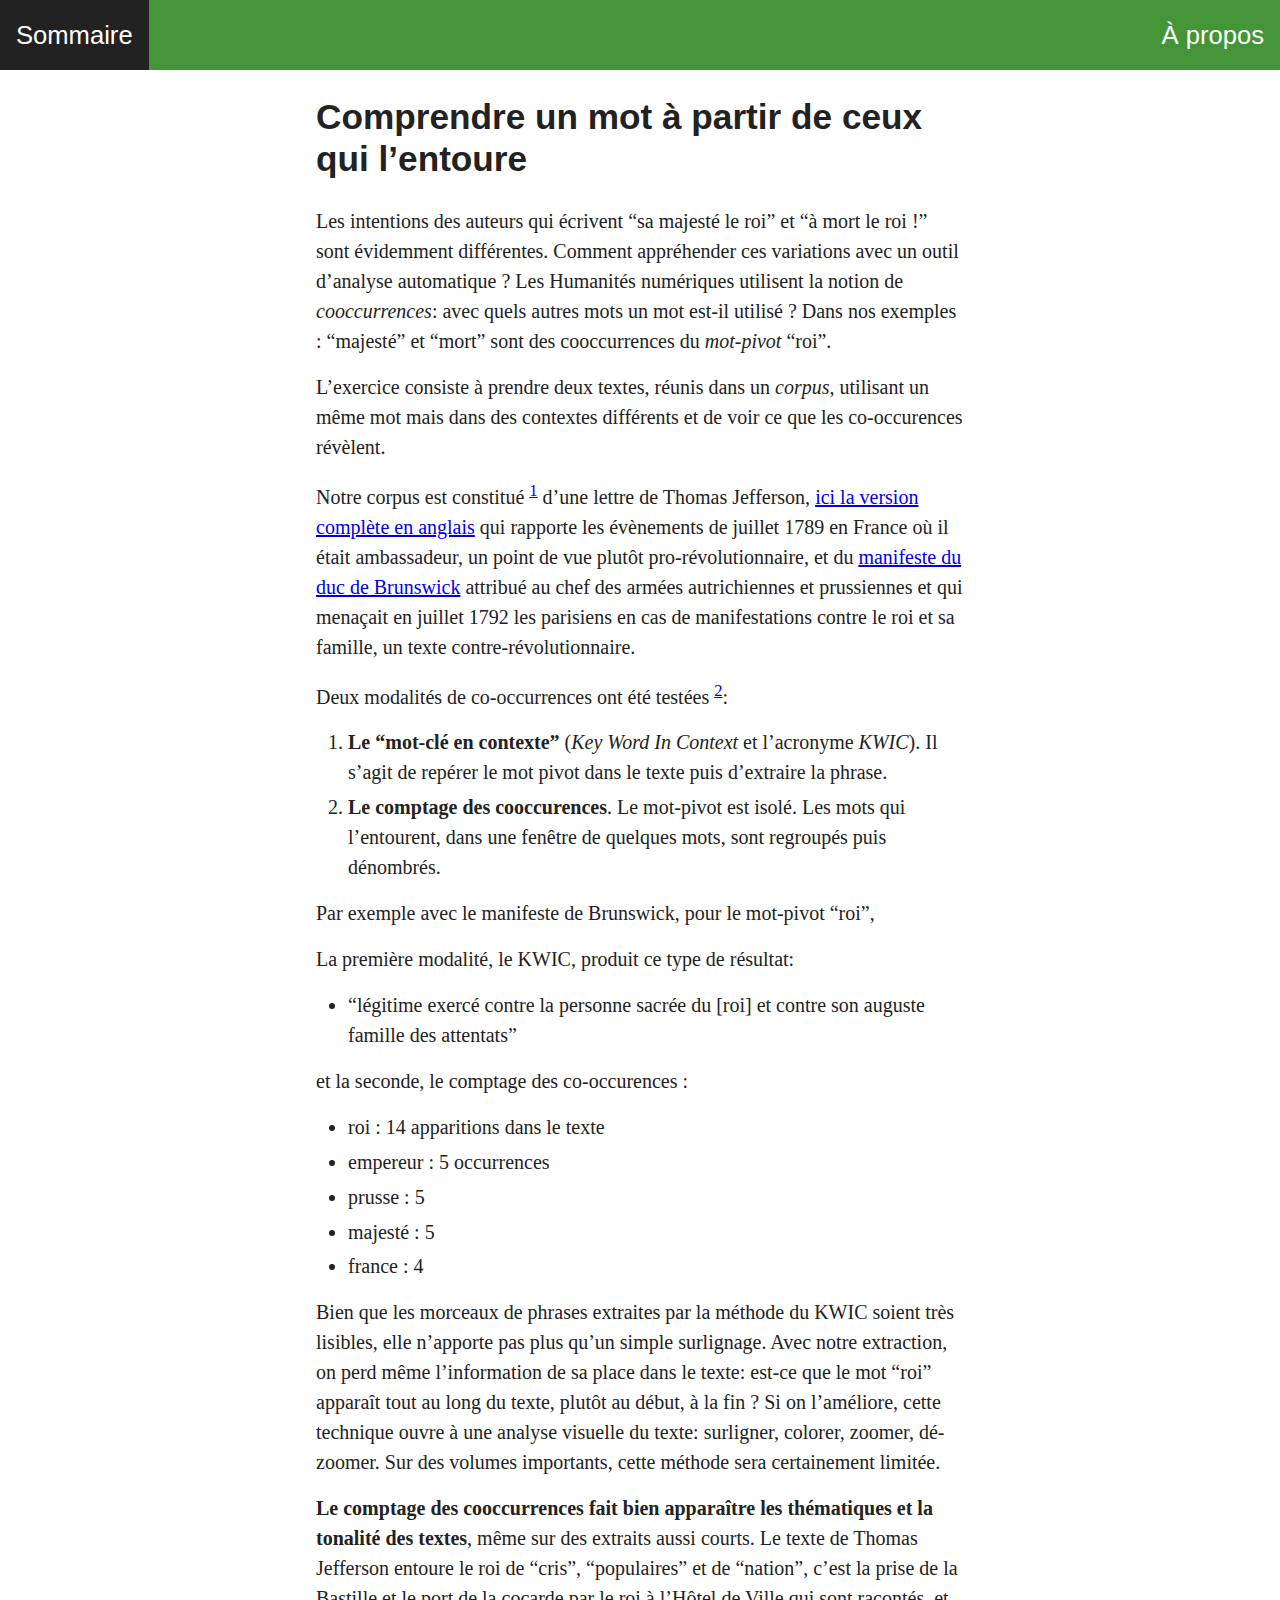
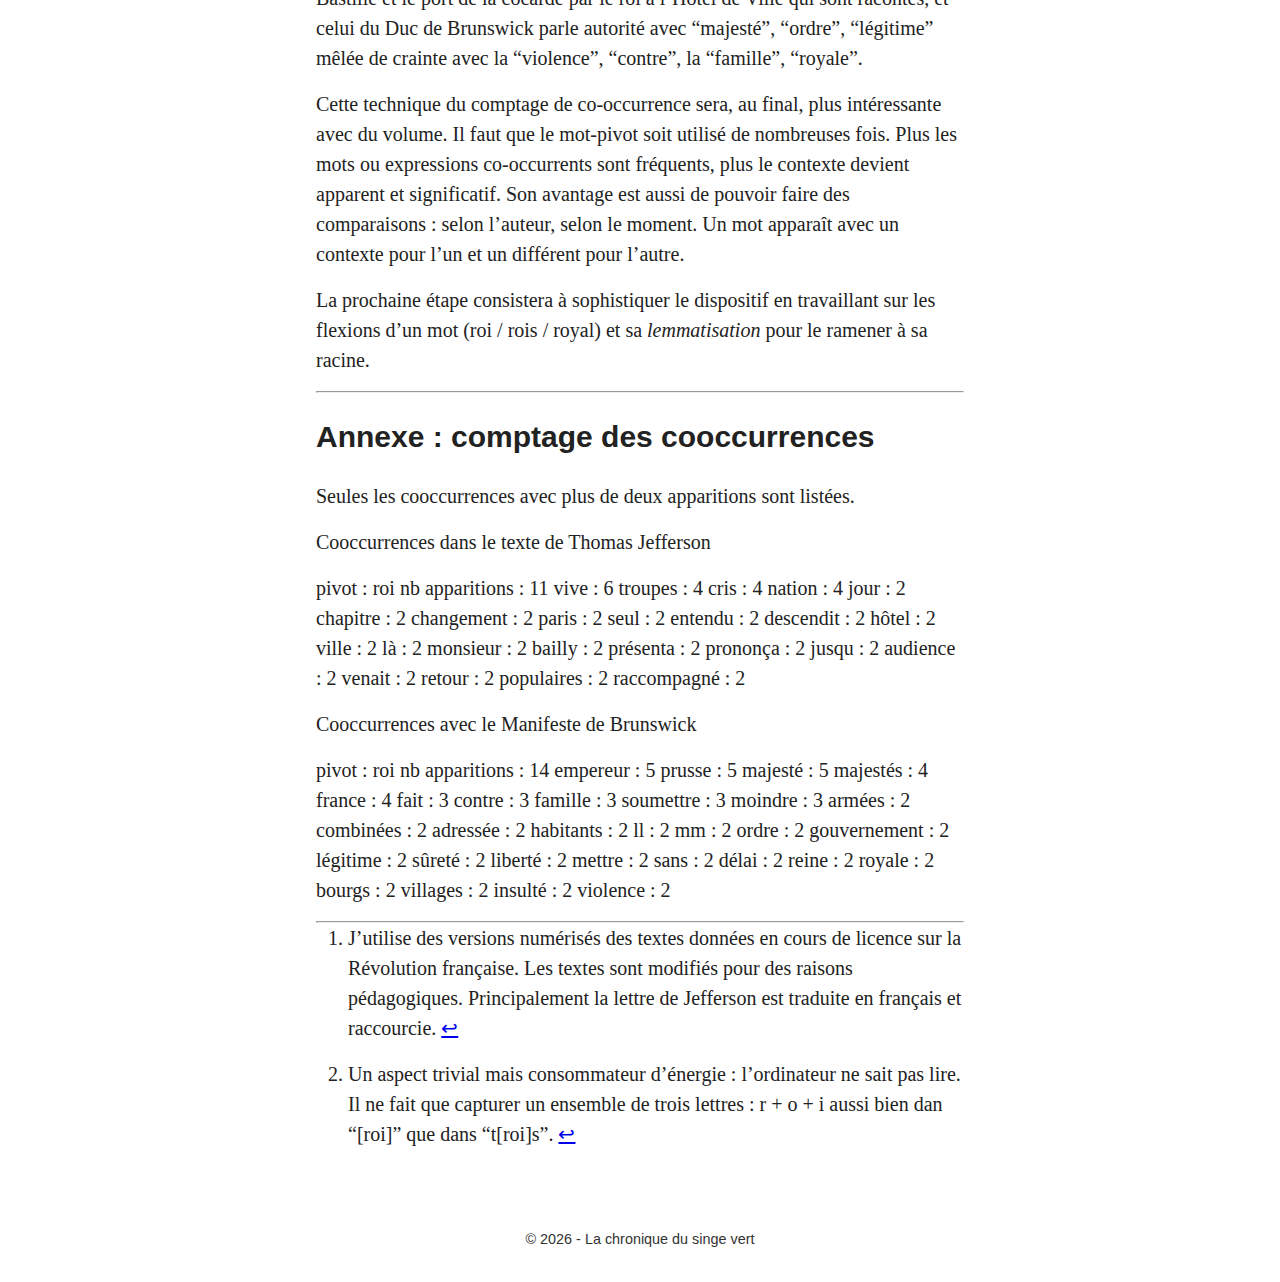
<file: docs/260304-cooccurrences.html>
<!DOCTYPE html>
<html lang="fr">
<head>
  <meta charset="UTF-8" />
  <meta name="viewport" content="width=device-width, initial-scale=1.0"/>
  <link rel="stylesheet" href="./singevert.css">
  <title>Comprendre un mot à partir de ceux qui l&rsquo;entoure</title>
</head>
<body>

  <nav>
    <a href="./index.html">Sommaire</a>
    <a href="./260118-editorial.html">À propos</a>
  </nav>

  <main>
    <article class="article-page">
        <h1 id="comprendre-un-mot-a-partir-de-ceux-qui-lentoure">Comprendre un mot à partir de ceux qui l&rsquo;entoure</h1>
<p>Les intentions des auteurs qui écrivent &ldquo;sa majesté le roi&rdquo; et &ldquo;à mort le roi !&rdquo; sont évidemment différentes.
Comment appréhender ces variations avec un outil d&rsquo;analyse automatique ? Les Humanités numériques utilisent la notion de <em>cooccurrences</em>: avec quels autres mots un mot est-il utilisé ? Dans nos exemples : &ldquo;majesté&rdquo; et &ldquo;mort&rdquo; sont des cooccurrences du <em>mot-pivot</em> &ldquo;roi&rdquo;. </p>
<p>L&rsquo;exercice consiste à prendre deux textes, réunis dans un <em>corpus</em>, utilisant un même mot mais dans des contextes différents et de voir ce que les co-occurences révèlent.</p>
<p>Notre corpus est constitué <sup id="fnref:1"><a class="footnote-ref" href="#fn:1">1</a></sup> d&rsquo;une lettre de Thomas Jefferson, <a href="https://founders.archives.gov/documents/Jefferson/01-15-02-0277">ici la version complète en anglais</a> qui rapporte les évènements de juillet 1789 en France où il était ambassadeur, un point de vue plutôt pro-révolutionnaire, et du <a href="https://gallica.bnf.fr/ark:/12148/btv1b6948324w">manifeste du duc de Brunswick</a> attribué au chef des armées autrichiennes et prussiennes et qui menaçait en juillet 1792 les parisiens en cas de manifestations contre le roi et sa famille, un texte contre-révolutionnaire.</p>
<p>Deux modalités de co-occurrences ont été testées <sup id="fnref:2"><a class="footnote-ref" href="#fn:2">2</a></sup>:</p>
<ol>
<li><strong>Le &ldquo;mot-clé en contexte&rdquo;</strong> (<em>Key Word In Context</em> et l&rsquo;acronyme <em>KWIC</em>). Il s&rsquo;agit de repérer le mot pivot dans le texte puis d&rsquo;extraire la phrase.</li>
<li><strong>Le comptage des cooccurences</strong>. Le mot-pivot est isolé. Les mots qui l&rsquo;entourent, dans une fenêtre de quelques mots, sont regroupés puis dénombrés.</li>
</ol>
<p>Par exemple avec le manifeste de Brunswick, pour le mot-pivot &ldquo;roi&rdquo;, </p>
<p>La première modalité, le KWIC, produit ce type de résultat:</p>
<ul>
<li>&ldquo;légitime exercé contre la personne sacrée du [roi] et contre son auguste famille des attentats&rdquo;</li>
</ul>
<p>et la seconde, le comptage des co-occurences :</p>
<ul>
<li>roi : 14 apparitions dans le texte</li>
<li>empereur  :  5 occurrences</li>
<li>prusse  :  5</li>
<li>majesté  :  5</li>
<li>france  :  4</li>
</ul>
<p>Bien que les morceaux de phrases extraites par la méthode du KWIC soient très lisibles, elle n&rsquo;apporte pas plus qu&rsquo;un simple surlignage. Avec notre extraction, on perd même l&rsquo;information de sa place dans le texte: est-ce que le mot &ldquo;roi&rdquo; apparaît tout au long du texte, plutôt au début, à la fin ? Si on l&rsquo;améliore, cette technique ouvre à une analyse visuelle du texte: surligner, colorer, zoomer, dé-zoomer. Sur des volumes importants, cette méthode sera certainement limitée.</p>
<p><strong>Le comptage des cooccurrences fait bien apparaître les thématiques et la tonalité des textes</strong>, même sur des extraits aussi courts. Le texte de Thomas Jefferson entoure le roi de &ldquo;cris&rdquo;, &ldquo;populaires&rdquo; et de &ldquo;nation&rdquo;, c&rsquo;est la prise de la Bastille et le port de la cocarde par le roi à l&rsquo;Hôtel de Ville qui sont racontés, et celui du Duc de Brunswick parle autorité avec &ldquo;majesté&rdquo;, &ldquo;ordre&rdquo;, &ldquo;légitime&rdquo; mêlée de crainte avec la &ldquo;violence&rdquo;, &ldquo;contre&rdquo;, la &ldquo;famille&rdquo;, &ldquo;royale&rdquo;.</p>
<p>Cette technique du comptage de co-occurrence sera, au final, plus intéressante avec du volume. Il faut que le mot-pivot soit utilisé de nombreuses fois. Plus les mots ou expressions co-occurrents sont fréquents, plus le contexte devient apparent et significatif. Son avantage est aussi de pouvoir faire des comparaisons : selon l&rsquo;auteur, selon le moment. Un mot apparaît avec un contexte pour l&rsquo;un  et un différent pour l&rsquo;autre.</p>
<p>La prochaine étape consistera à sophistiquer le dispositif en travaillant sur les flexions d&rsquo;un mot (roi / rois / royal) et sa <em>lemmatisation</em> pour le ramener à sa racine.</p>
<hr />
<h2 id="annexe-comptage-des-cooccurrences">Annexe : comptage des cooccurrences</h2>
<p>Seules les cooccurrences avec plus de deux apparitions sont listées.</p>
<p>Cooccurrences dans le texte de Thomas Jefferson</p>
<p>pivot : roi
nb apparitions : 11
vive  :  6
troupes  :  4
cris  :  4
nation  :  4
jour  :  2
chapitre  :  2
changement  :  2
paris  :  2
seul  :  2
entendu  :  2
descendit  :  2
hôtel  :  2
ville  :  2
là  :  2
monsieur  :  2
bailly  :  2
présenta  :  2
prononça  :  2
jusqu  :  2
audience  :  2
venait  :  2
retour  :  2
populaires  :  2
raccompagné  :  2</p>
<p>Cooccurrences avec le Manifeste de Brunswick </p>
<p>pivot : roi
nb apparitions : 14
empereur  :  5
prusse  :  5
majesté  :  5
majestés  :  4
france  :  4
fait  :  3
contre  :  3
famille  :  3
soumettre  :  3
moindre  :  3
armées  :  2
combinées  :  2
adressée  :  2
habitants  :  2
ll  :  2
mm  :  2
ordre  :  2
gouvernement  :  2
légitime  :  2
sûreté  :  2
liberté  :  2
mettre  :  2
sans  :  2
délai  :  2
reine  :  2
royale  :  2
bourgs  :  2
villages  :  2
insulté  :  2
violence  :  2</p>
<div class="footnote">
<hr />
<ol>
<li id="fn:1">
<p>J&rsquo;utilise des versions numérisés des textes données en cours de licence sur la Révolution française. Les textes sont modifiés pour des raisons pédagogiques. Principalement la lettre de Jefferson est traduite en français et raccourcie.&#160;<a class="footnote-backref" href="#fnref:1" title="Jump back to footnote 1 in the text">&#8617;</a></p>
</li>
<li id="fn:2">
<p>Un aspect trivial mais consommateur d&rsquo;énergie : l&rsquo;ordinateur ne sait pas lire. Il ne fait que capturer un ensemble de trois lettres : r + o + i aussi bien dan &ldquo;[roi]&rdquo; que dans &ldquo;t[roi]s&rdquo;.&#160;<a class="footnote-backref" href="#fnref:2" title="Jump back to footnote 2 in the text">&#8617;</a></p>
</li>
</ol>
</div>
    </article>
  </main>

  <footer>
    <p>© 2026 - La chronique du singe vert</p>
  </footer>
</body>
</html>
</file>
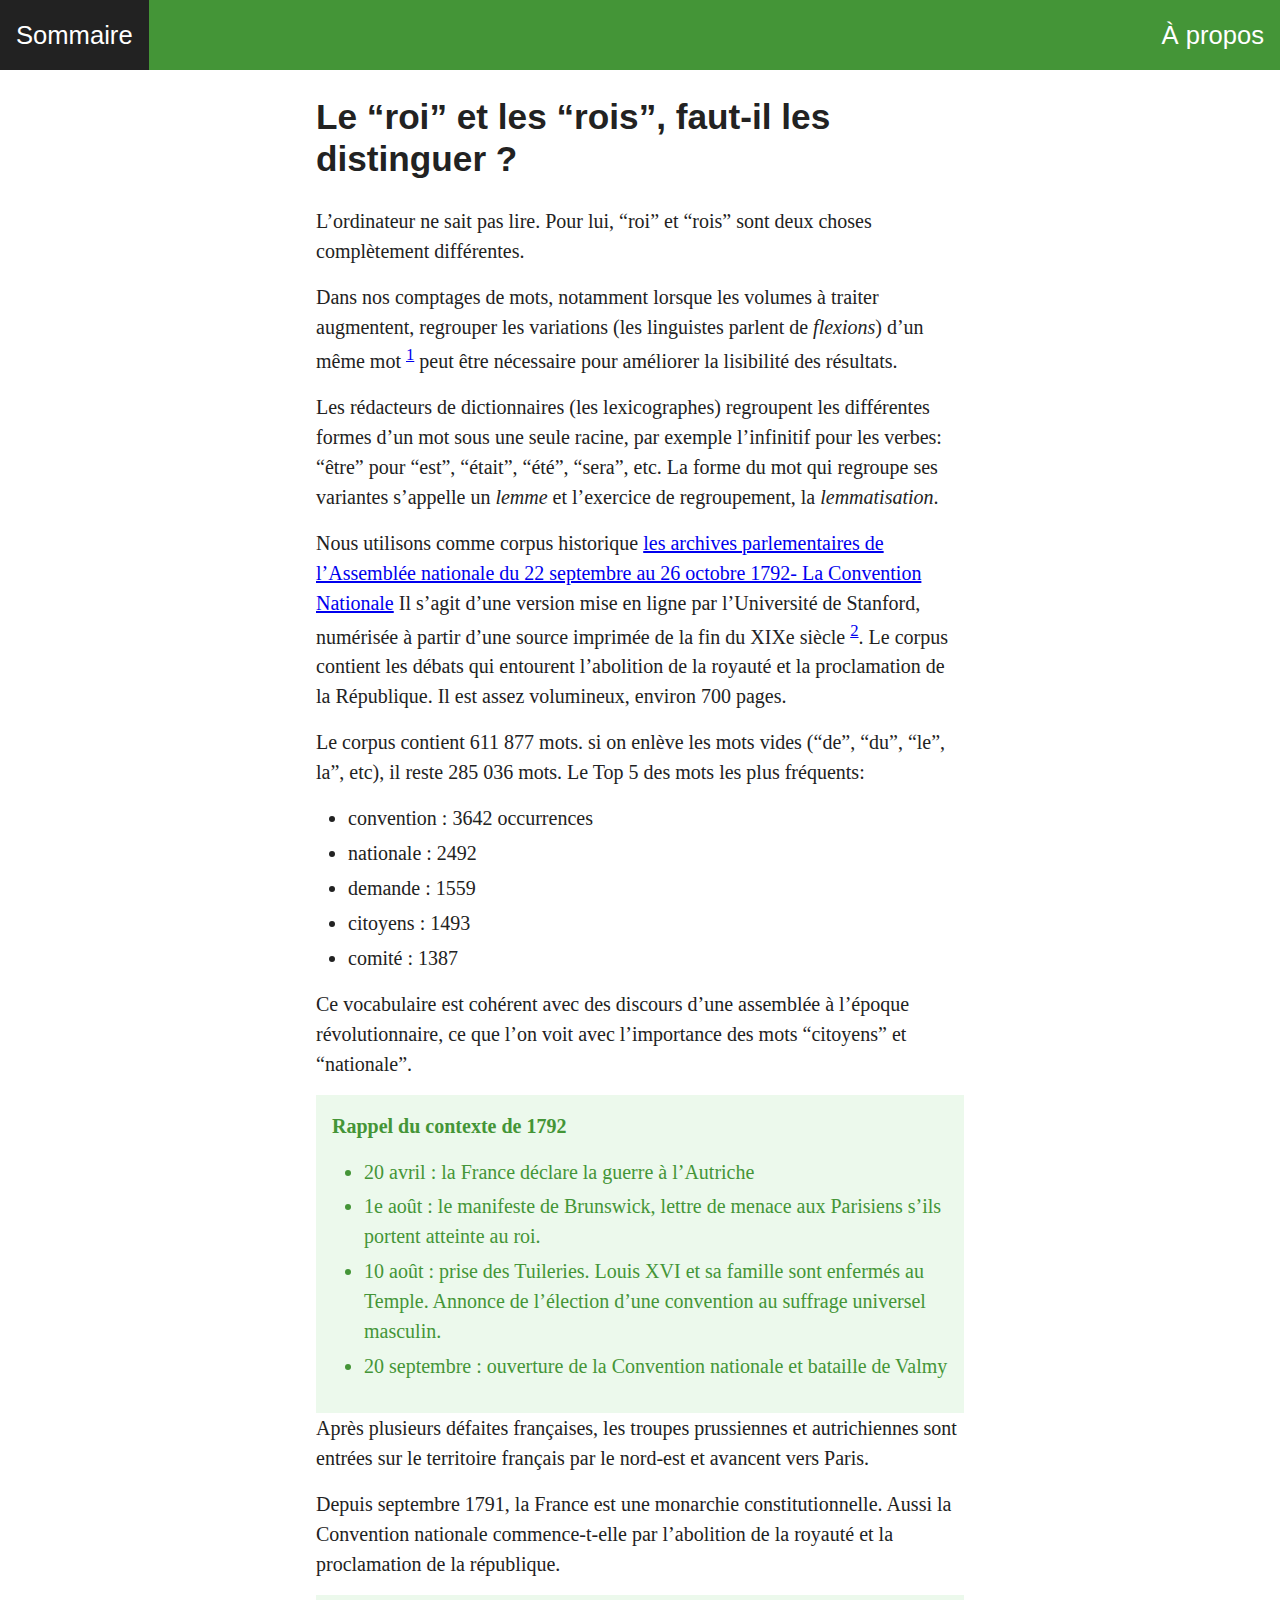
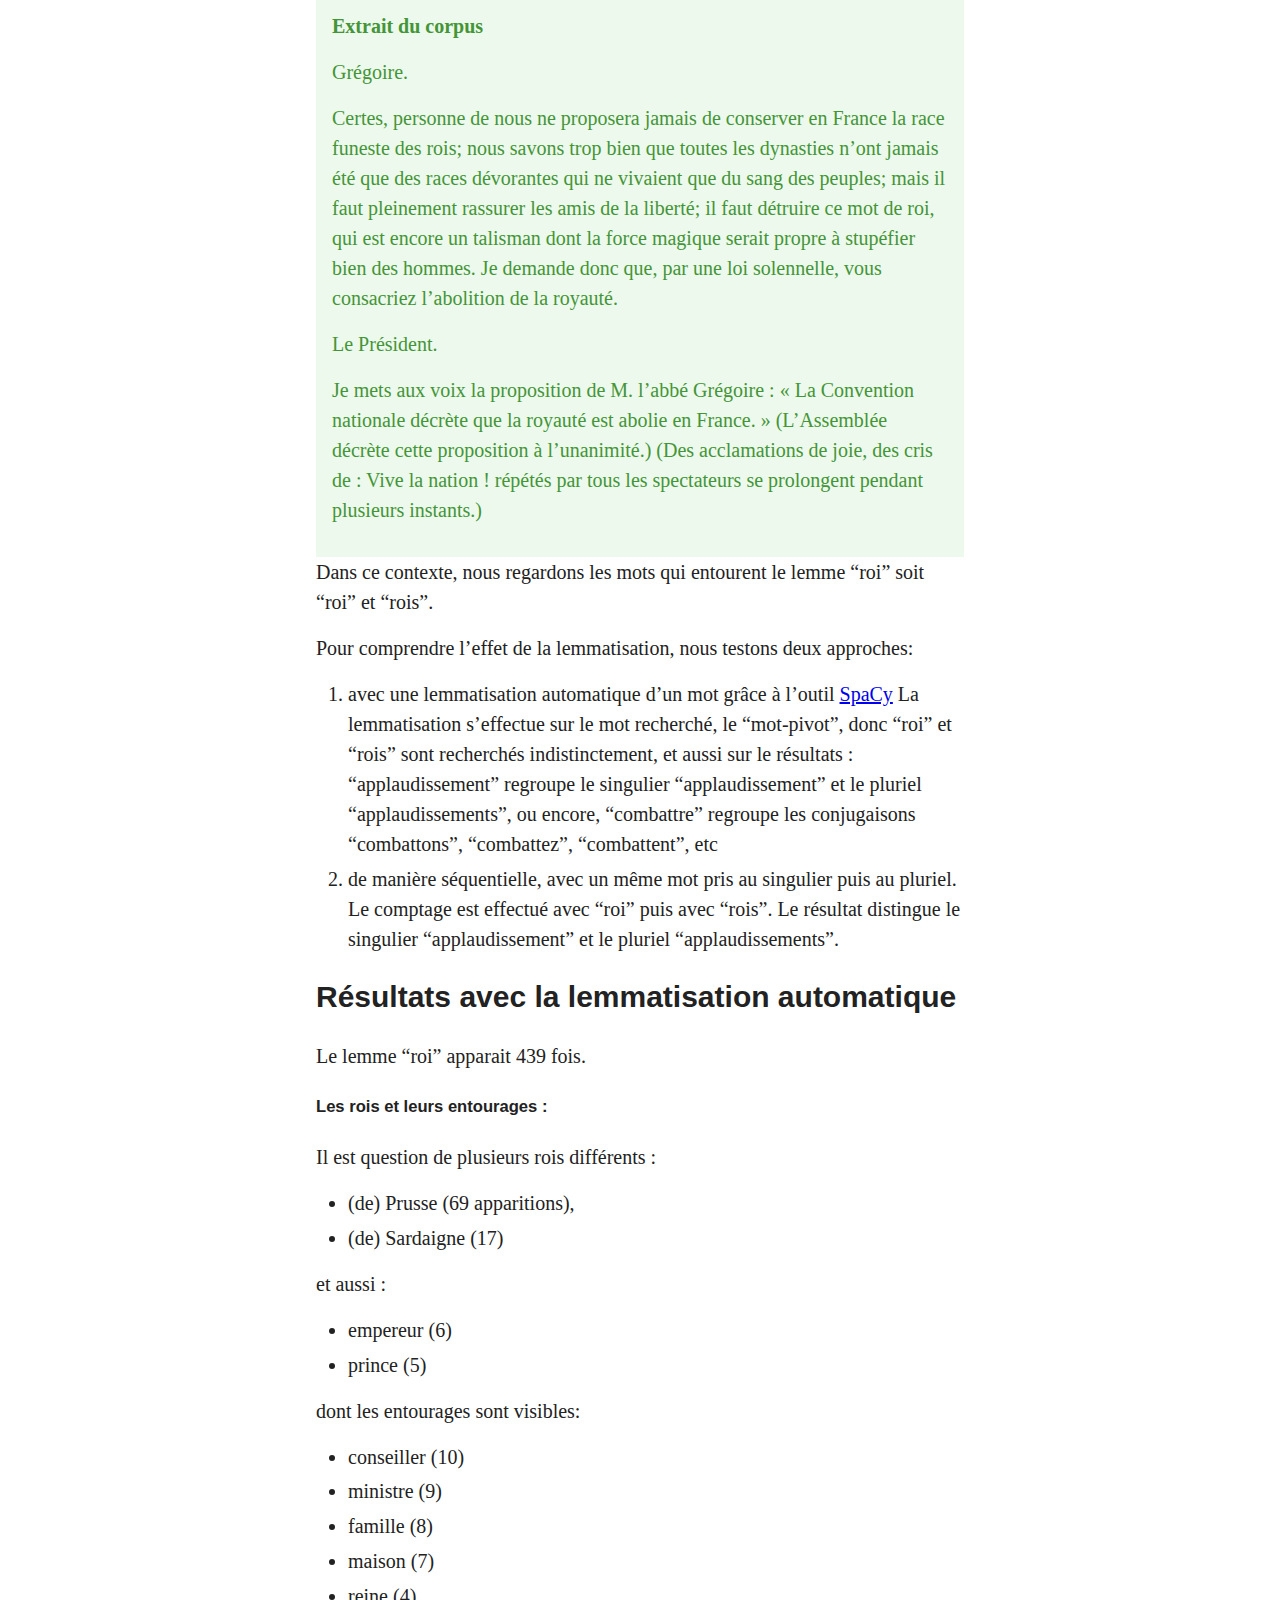
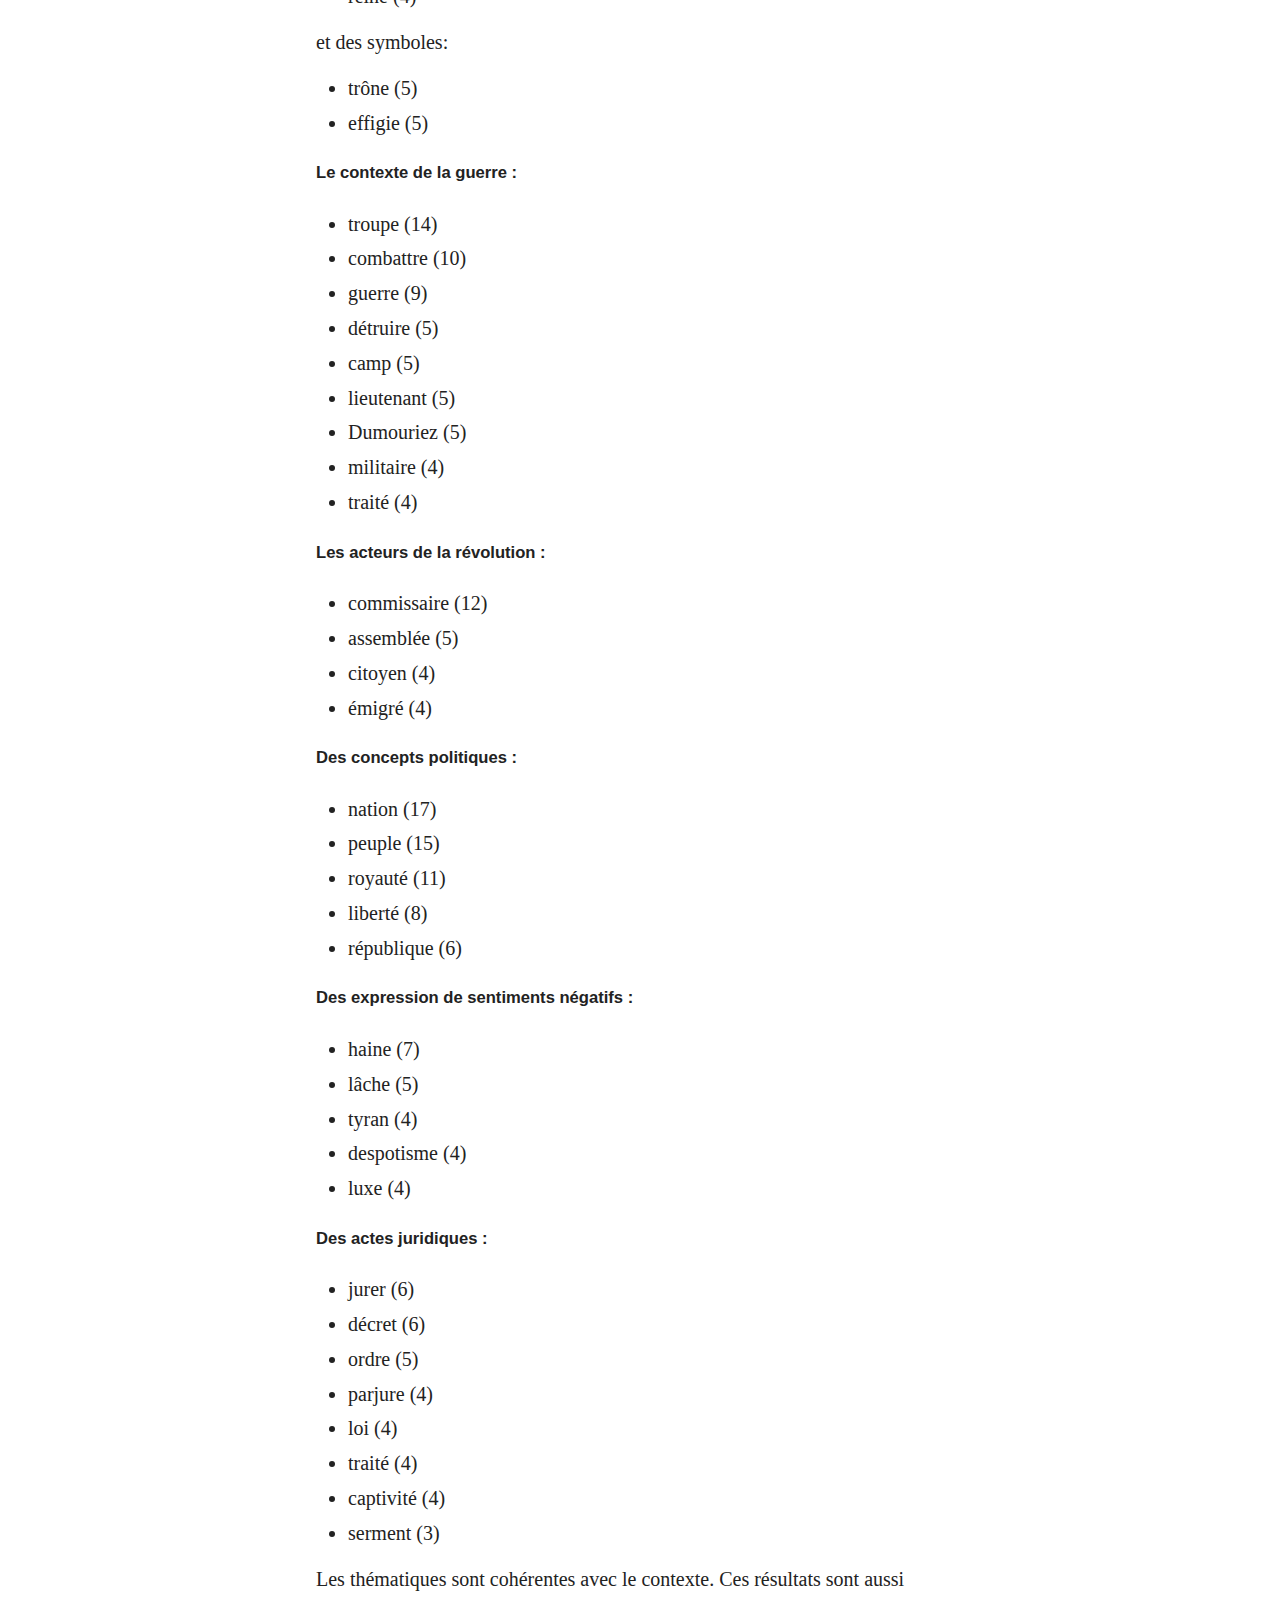
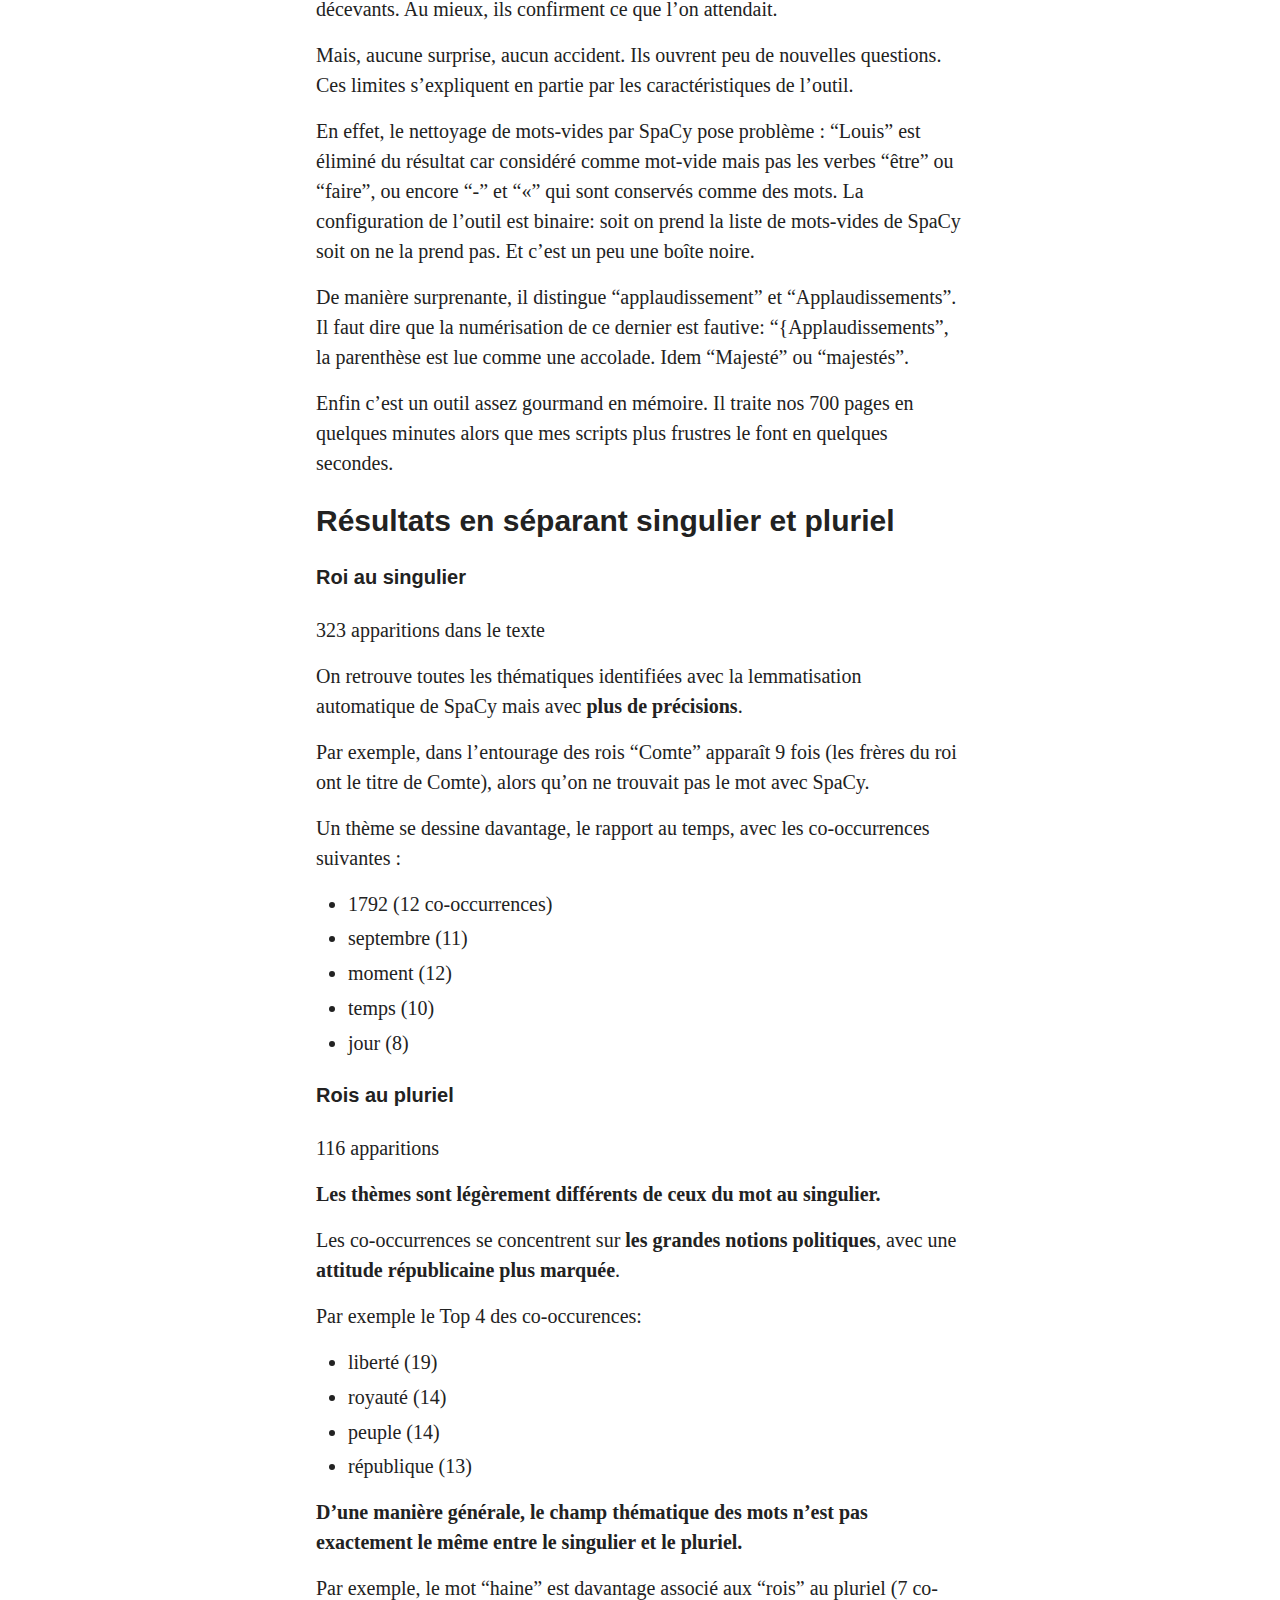
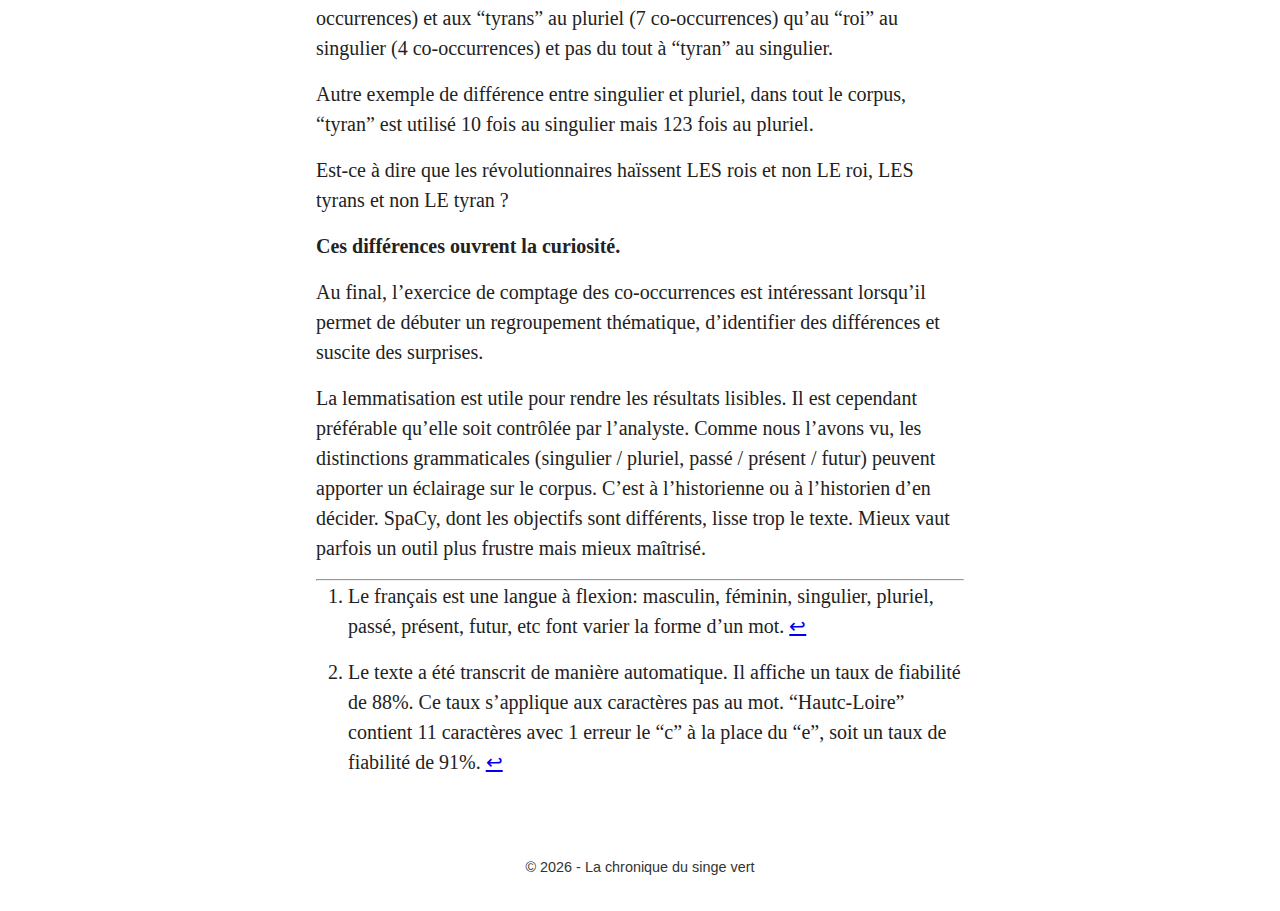
<file: docs/260323-roi-rois.html>
<!DOCTYPE html>
<html lang="fr">
<head>
  <meta charset="UTF-8" />
  <meta name="viewport" content="width=device-width, initial-scale=1.0"/>
  <link rel="stylesheet" href="./singevert.css">
  <title>Le &ldquo;roi&rdquo; et les &ldquo;rois&rdquo;, faut-il les distinguer ?</title>
</head>
<body>

  <nav>
    <a href="./index.html">Sommaire</a>
    <a href="./260118-editorial.html">À propos</a>
  </nav>

  <main>
    <article class="article-page">
        <h1 id="le-roi-et-les-rois-faut-il-les-distinguer">Le &ldquo;roi&rdquo; et les &ldquo;rois&rdquo;, faut-il les distinguer ?</h1>
<p>L&rsquo;ordinateur ne sait pas lire. Pour lui, &ldquo;roi&rdquo; et &ldquo;rois&rdquo; sont deux choses complètement différentes.</p>
<p>Dans nos comptages de mots, notamment lorsque les volumes à traiter augmentent, regrouper les variations (les linguistes parlent de <em>flexions</em>) d&rsquo;un même mot <sup id="fnref:1"><a class="footnote-ref" href="#fn:1">1</a></sup> peut être nécessaire pour améliorer la lisibilité des résultats.</p>
<p>Les rédacteurs de dictionnaires (les lexicographes) regroupent les différentes formes d&rsquo;un mot sous une seule racine, par exemple l&rsquo;infinitif pour les verbes: &ldquo;être&rdquo; pour &ldquo;est&rdquo;, &ldquo;était&rdquo;, &ldquo;été&rdquo;, &ldquo;sera&rdquo;, etc. La forme du mot qui regroupe ses variantes s&rsquo;appelle un <em>lemme</em> et l&rsquo;exercice de regroupement, la <em>lemmatisation</em>.</p>
<p>Nous utilisons comme corpus historique <a href="https://sul-philologic.stanford.edu/philologic/archparl/navigate/52/3/">les archives parlementaires de l&rsquo;Assemblée nationale du 22 septembre au 26 octobre 1792- La Convention Nationale</a> Il s&rsquo;agit d&rsquo;une version mise en ligne par l&rsquo;Université de Stanford, numérisée à partir d&rsquo;une source imprimée de la fin du XIXe siècle <sup id="fnref:2"><a class="footnote-ref" href="#fn:2">2</a></sup>. Le corpus contient les débats qui entourent l&rsquo;abolition de la royauté et la proclamation de la République. Il est assez volumineux, environ 700 pages.</p>
<p>Le corpus contient 611 877 mots.
si on enlève les mots vides (&ldquo;de&rdquo;, &ldquo;du&rdquo;, &ldquo;le&rdquo;, la&rdquo;, etc), il reste 285 036 mots.
Le Top 5 des mots les plus fréquents:</p>
<ul>
<li>convention : 3642 occurrences</li>
<li>nationale : 2492</li>
<li>demande : 1559</li>
<li>citoyens : 1493</li>
<li>comité : 1387</li>
</ul>
<p>Ce vocabulaire est cohérent avec des discours d&rsquo;une assemblée à l&rsquo;époque révolutionnaire, ce que l&rsquo;on voit avec l&rsquo;importance des mots &ldquo;citoyens&rdquo; et &ldquo;nationale&rdquo;.</p>
<blockquote>
<p><strong>Rappel du contexte de 1792</strong></p>
<ul>
<li>20 avril : la France déclare la guerre à l&rsquo;Autriche</li>
<li>1e août : le manifeste de Brunswick, lettre de menace aux Parisiens s&rsquo;ils portent atteinte au roi.</li>
<li>10 août : prise des Tuileries. Louis XVI et sa famille sont enfermés au Temple. Annonce de l&rsquo;élection d&rsquo;une convention au suffrage universel masculin.</li>
<li>20 septembre : ouverture de la Convention nationale et bataille de Valmy</li>
</ul>
</blockquote>
<p>Après plusieurs défaites françaises, les troupes prussiennes et autrichiennes sont entrées sur le territoire français par le nord-est et avancent vers Paris.</p>
<p>Depuis septembre 1791, la France est une monarchie constitutionnelle. Aussi la Convention nationale commence-t-elle par l&rsquo;abolition de la royauté et la proclamation de la république.</p>
<blockquote>
<p><strong>Extrait du corpus</strong></p>
<p>Grégoire.</p>
<p>Certes, personne de nous ne proposera jamais de conserver en France la race funeste des rois; nous savons trop bien que toutes les dynasties n’ont jamais été que des races dévorantes qui ne vivaient que du sang des peuples; mais il faut pleinement rassurer les amis de la liberté; il faut détruire ce mot de roi, qui est encore un talisman dont la force magique serait propre à stupéfier bien des hommes. Je demande donc que, par une loi solennelle, vous consacriez l&rsquo;abolition de la royauté.</p>
<p>Le Président.</p>
<p>Je mets aux voix la proposition de M. l’abbé Grégoire :
« La Convention nationale décrète que la royauté est abolie en France. »
(L’Assemblée décrète cette proposition à l’unanimité.)
(Des acclamations de joie, des cris de : Vive la nation ! répétés par tous les spectateurs se prolongent pendant plusieurs instants.)</p>
</blockquote>
<p>Dans ce contexte, nous regardons les mots qui entourent le lemme &ldquo;roi&rdquo; soit &ldquo;roi&rdquo; et &ldquo;rois&rdquo;. </p>
<p>Pour comprendre l&rsquo;effet de la lemmatisation, nous testons deux approches:</p>
<ol>
<li>avec une lemmatisation automatique d&rsquo;un mot grâce à l&rsquo;outil <a href="https://spacy.io/">SpaCy</a> La lemmatisation s&rsquo;effectue sur le mot recherché, le &ldquo;mot-pivot&rdquo;, donc &ldquo;roi&rdquo; et &ldquo;rois&rdquo; sont recherchés indistinctement, et aussi sur le résultats : &ldquo;applaudissement&rdquo; regroupe le singulier &ldquo;applaudissement&rdquo; et le pluriel &ldquo;applaudissements&rdquo;, ou encore, &ldquo;combattre&rdquo; regroupe les conjugaisons &ldquo;combattons&rdquo;, &ldquo;combattez&rdquo;, &ldquo;combattent&rdquo;, etc</li>
<li>de manière séquentielle, avec un même mot pris au singulier puis au pluriel. Le comptage est effectué avec &ldquo;roi&rdquo; puis avec &ldquo;rois&rdquo;. Le résultat distingue le singulier &ldquo;applaudissement&rdquo; et le pluriel &ldquo;applaudissements&rdquo;.</li>
</ol>
<h2 id="resultats-avec-la-lemmatisation-automatique">Résultats avec la lemmatisation automatique</h2>
<p>Le lemme &ldquo;roi&rdquo; apparait 439 fois.</p>
<h5 id="les-rois-et-leurs-entourages">Les rois et leurs entourages :</h5>
<p>Il est question de plusieurs rois différents :</p>
<ul>
<li>(de) Prusse (69 apparitions),</li>
<li>(de) Sardaigne (17)</li>
</ul>
<p>et aussi :</p>
<ul>
<li>empereur (6)</li>
<li>prince (5)</li>
</ul>
<p>dont les entourages sont visibles:</p>
<ul>
<li>conseiller (10)</li>
<li>ministre (9)</li>
<li>famille (8)</li>
<li>maison (7)</li>
<li>reine (4)</li>
</ul>
<p>et des symboles:</p>
<ul>
<li>trône (5)</li>
<li>effigie (5)</li>
</ul>
<h5 id="le-contexte-de-la-guerre">Le contexte de la guerre :</h5>
<ul>
<li>troupe (14)</li>
<li>combattre (10)</li>
<li>guerre (9)</li>
<li>détruire (5)</li>
<li>camp (5)</li>
<li>lieutenant (5)</li>
<li>Dumouriez (5)</li>
<li>militaire (4)</li>
<li>traité (4)</li>
</ul>
<h5 id="les-acteurs-de-la-revolution">Les acteurs de la révolution :</h5>
<ul>
<li>commissaire (12)</li>
<li>assemblée (5)</li>
<li>citoyen (4)</li>
<li>émigré (4)</li>
</ul>
<h5 id="des-concepts-politiques">Des concepts politiques :</h5>
<ul>
<li>nation (17)</li>
<li>peuple (15)</li>
<li>royauté (11)</li>
<li>liberté (8)</li>
<li>république (6)</li>
</ul>
<h5 id="des-expression-de-sentiments-negatifs">Des expression de sentiments négatifs :</h5>
<ul>
<li>haine (7)</li>
<li>lâche (5)</li>
<li>tyran (4)</li>
<li>despotisme (4)</li>
<li>luxe (4)</li>
</ul>
<h5 id="des-actes-juridiques">Des actes juridiques :</h5>
<ul>
<li>jurer (6)</li>
<li>décret (6)</li>
<li>ordre (5)</li>
<li>parjure (4)</li>
<li>loi (4)</li>
<li>traité (4)</li>
<li>captivité (4)</li>
<li>serment (3)</li>
</ul>
<p>Les thématiques sont cohérentes avec le contexte. Ces résultats sont aussi décevants. Au mieux, ils confirment ce que l&rsquo;on attendait. </p>
<p>Mais, aucune surprise, aucun accident. Ils ouvrent peu de nouvelles questions. Ces limites s&rsquo;expliquent en partie par les caractéristiques de l&rsquo;outil.</p>
<p>En effet, le nettoyage de mots-vides par SpaCy pose problème : &ldquo;Louis&rdquo; est éliminé du résultat car considéré comme mot-vide mais pas les verbes &ldquo;être&rdquo; ou &ldquo;faire&rdquo;, ou encore &ldquo;-&rdquo; et &ldquo;«&rdquo; qui sont conservés comme des mots. La configuration de l&rsquo;outil est binaire: soit on prend la liste de mots-vides de SpaCy soit on ne la prend pas. Et c&rsquo;est un peu une boîte noire.</p>
<p>De manière surprenante, il distingue &ldquo;applaudissement&rdquo; et &ldquo;Applaudissements&rdquo;. Il faut dire que la numérisation de ce dernier est fautive: &ldquo;{Applaudissements&rdquo;, la parenthèse est lue comme une accolade. Idem &ldquo;Majesté&rdquo; ou &ldquo;majestés&rdquo;.</p>
<p>Enfin c&rsquo;est un outil assez gourmand en mémoire. Il traite nos 700 pages en quelques minutes alors que mes scripts plus frustres le font en quelques secondes. </p>
<h2 id="resultats-en-separant-singulier-et-pluriel">Résultats en séparant singulier et pluriel</h2>
<h4 id="roi-au-singulier">Roi au singulier</h4>
<p>323 apparitions dans le texte</p>
<p>On retrouve toutes les thématiques identifiées avec la lemmatisation automatique de SpaCy mais avec <strong>plus de précisions</strong>.</p>
<p>Par exemple, dans l&rsquo;entourage des rois &ldquo;Comte&rdquo; apparaît 9 fois (les frères du roi ont le titre de Comte), alors qu&rsquo;on ne trouvait pas le mot avec SpaCy. </p>
<p>Un thème se dessine davantage, le rapport au temps, avec les co-occurrences suivantes :</p>
<ul>
<li>1792 (12 co-occurrences)</li>
<li>septembre (11)</li>
<li>moment (12)</li>
<li>temps (10)</li>
<li>jour (8)</li>
</ul>
<h4 id="rois-au-pluriel">Rois au pluriel</h4>
<p>116 apparitions</p>
<p><strong>Les thèmes sont légèrement différents de ceux du mot au singulier.</strong></p>
<p>Les co-occurrences se concentrent sur <strong>les grandes notions politiques</strong>, avec une <strong>attitude républicaine plus marquée</strong>. </p>
<p>Par exemple le Top 4 des co-occurences:</p>
<ul>
<li>liberté (19)</li>
<li>royauté (14)</li>
<li>peuple (14) </li>
<li>république (13)</li>
</ul>
<p><strong>D&rsquo;une manière générale, le champ thématique des mots n&rsquo;est pas exactement le même entre le singulier et le pluriel.</strong></p>
<p>Par exemple, le mot &ldquo;haine&rdquo; est davantage associé aux &ldquo;rois&rdquo; au pluriel  (7 co-occurrences) et aux &ldquo;tyrans&rdquo; au pluriel (7 co-occurrences) qu&rsquo;au &ldquo;roi&rdquo; au singulier (4 co-occurrences) et pas du tout à &ldquo;tyran&rdquo; au singulier. </p>
<p>Autre exemple de différence entre singulier et pluriel, dans tout le corpus, &ldquo;tyran&rdquo; est utilisé 10 fois au singulier mais 123 fois au pluriel.</p>
<p>Est-ce à dire que les révolutionnaires haïssent LES rois et non LE roi, LES tyrans et non LE tyran ? </p>
<p><strong>Ces différences ouvrent la curiosité.</strong></p>
<p>Au final, l&rsquo;exercice de comptage des co-occurrences est intéressant lorsqu&rsquo;il permet de débuter un regroupement thématique, d&rsquo;identifier des différences et suscite des surprises.</p>
<p>La lemmatisation est utile pour rendre les résultats lisibles. Il est cependant préférable qu&rsquo;elle soit contrôlée par l&rsquo;analyste. Comme nous l&rsquo;avons vu, les distinctions grammaticales (singulier / pluriel, passé / présent / futur) peuvent apporter un éclairage sur le corpus. C&rsquo;est à l&rsquo;historienne ou à l&rsquo;historien d&rsquo;en décider. SpaCy, dont les objectifs sont différents, lisse trop le texte. Mieux vaut parfois un outil plus frustre mais mieux maîtrisé.</p>
<div class="footnote">
<hr />
<ol>
<li id="fn:1">
<p>Le français est une langue à flexion: masculin, féminin, singulier, pluriel, passé, présent, futur, etc font varier la forme d&rsquo;un mot.&#160;<a class="footnote-backref" href="#fnref:1" title="Jump back to footnote 1 in the text">&#8617;</a></p>
</li>
<li id="fn:2">
<p>Le texte a été transcrit de manière automatique. Il affiche un taux de fiabilité de 88%. Ce taux s&rsquo;applique aux caractères pas au mot. &ldquo;Hautc-Loire&rdquo; contient 11 caractères avec 1 erreur le &ldquo;c&rdquo; à la place du &ldquo;e&rdquo;, soit un taux de fiabilité de 91%.&#160;<a class="footnote-backref" href="#fnref:2" title="Jump back to footnote 2 in the text">&#8617;</a></p>
</li>
</ol>
</div>
    </article>
  </main>

  <footer>
    <p>© 2026 - La chronique du singe vert</p>
  </footer>
</body>
</html>
</file>
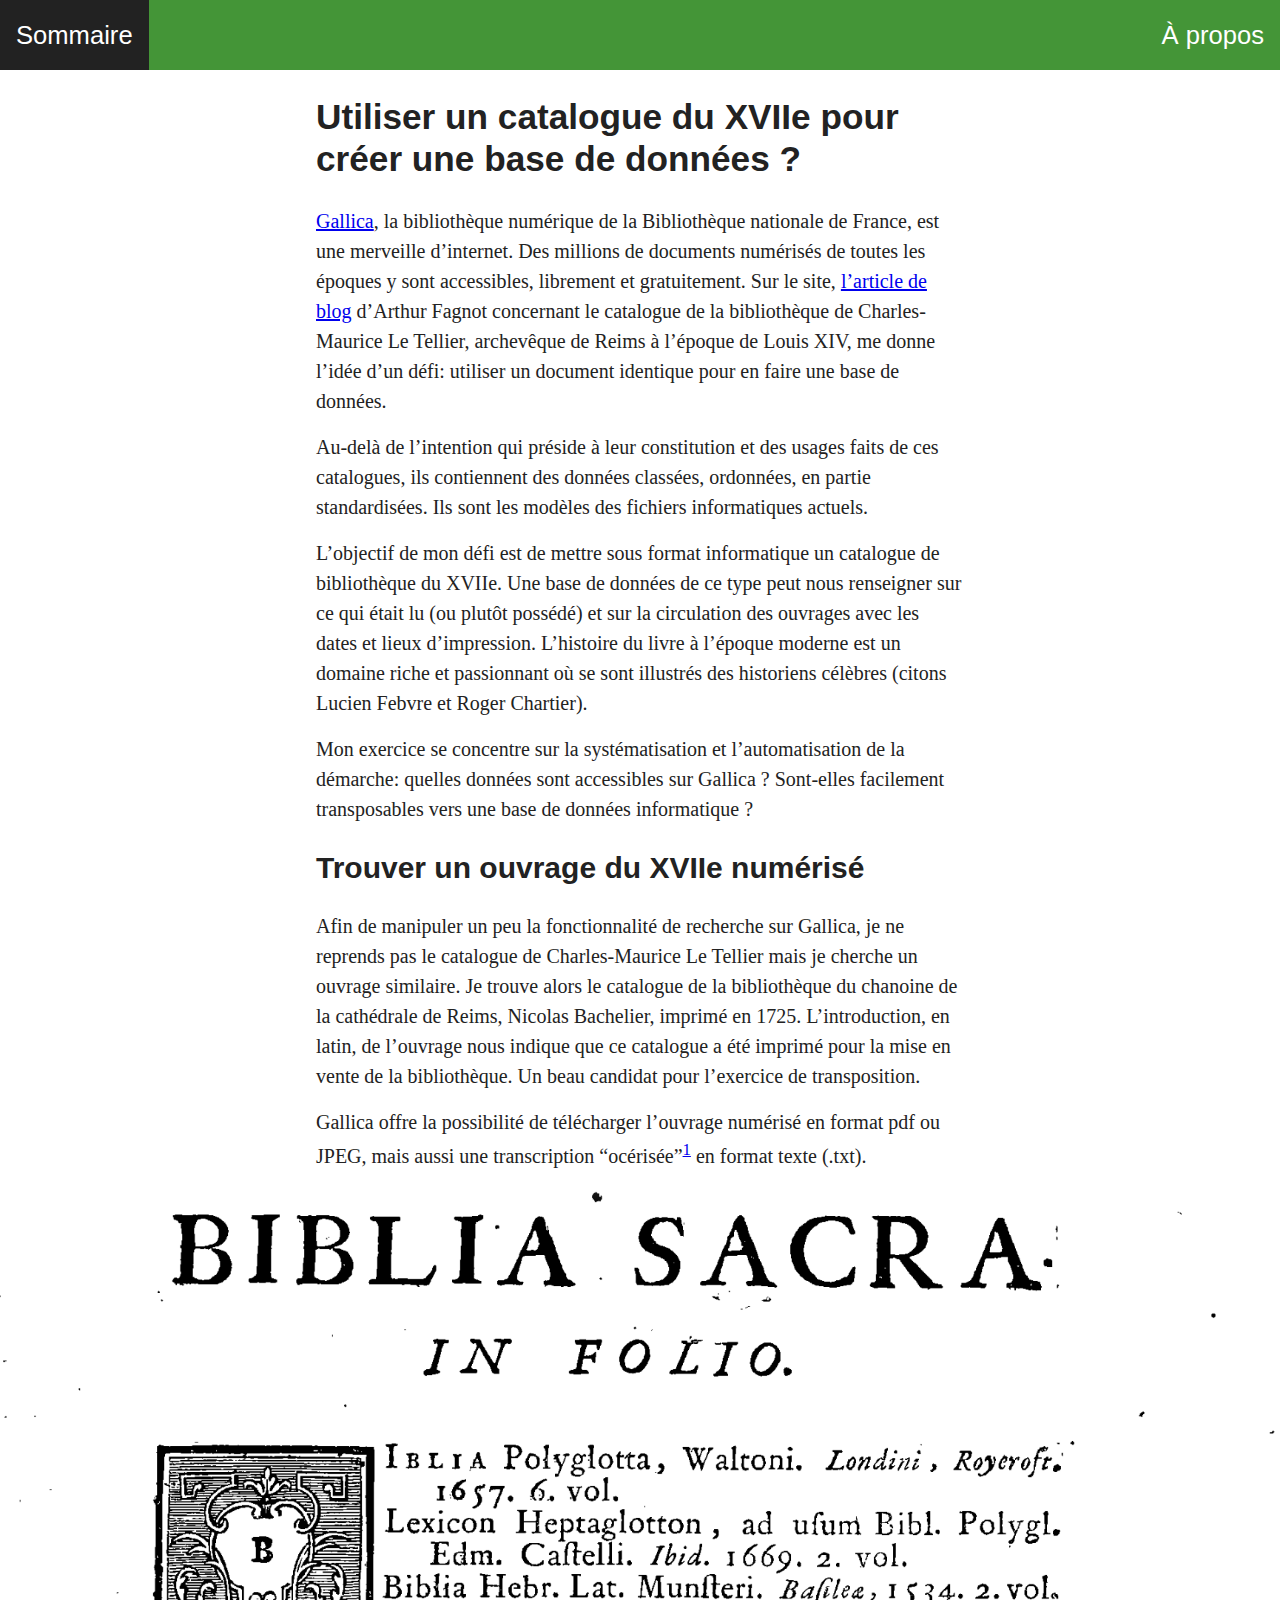
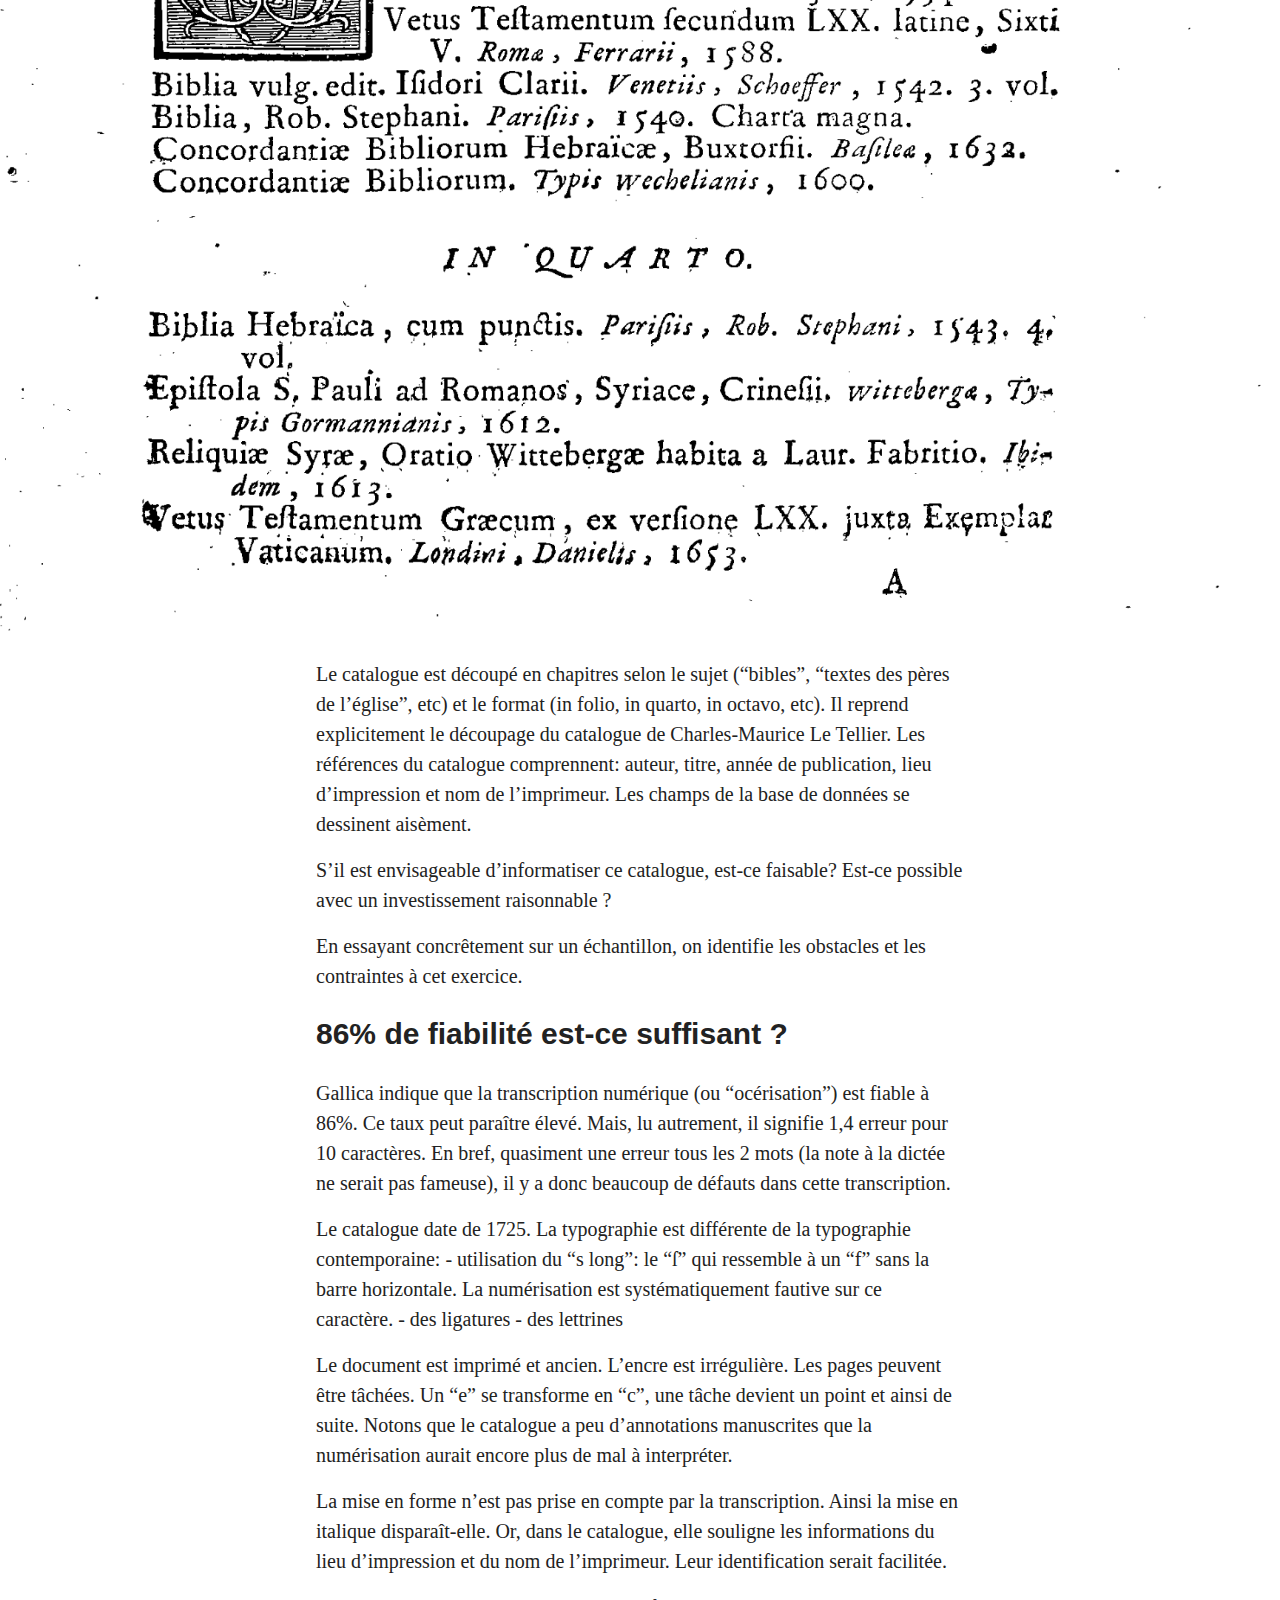
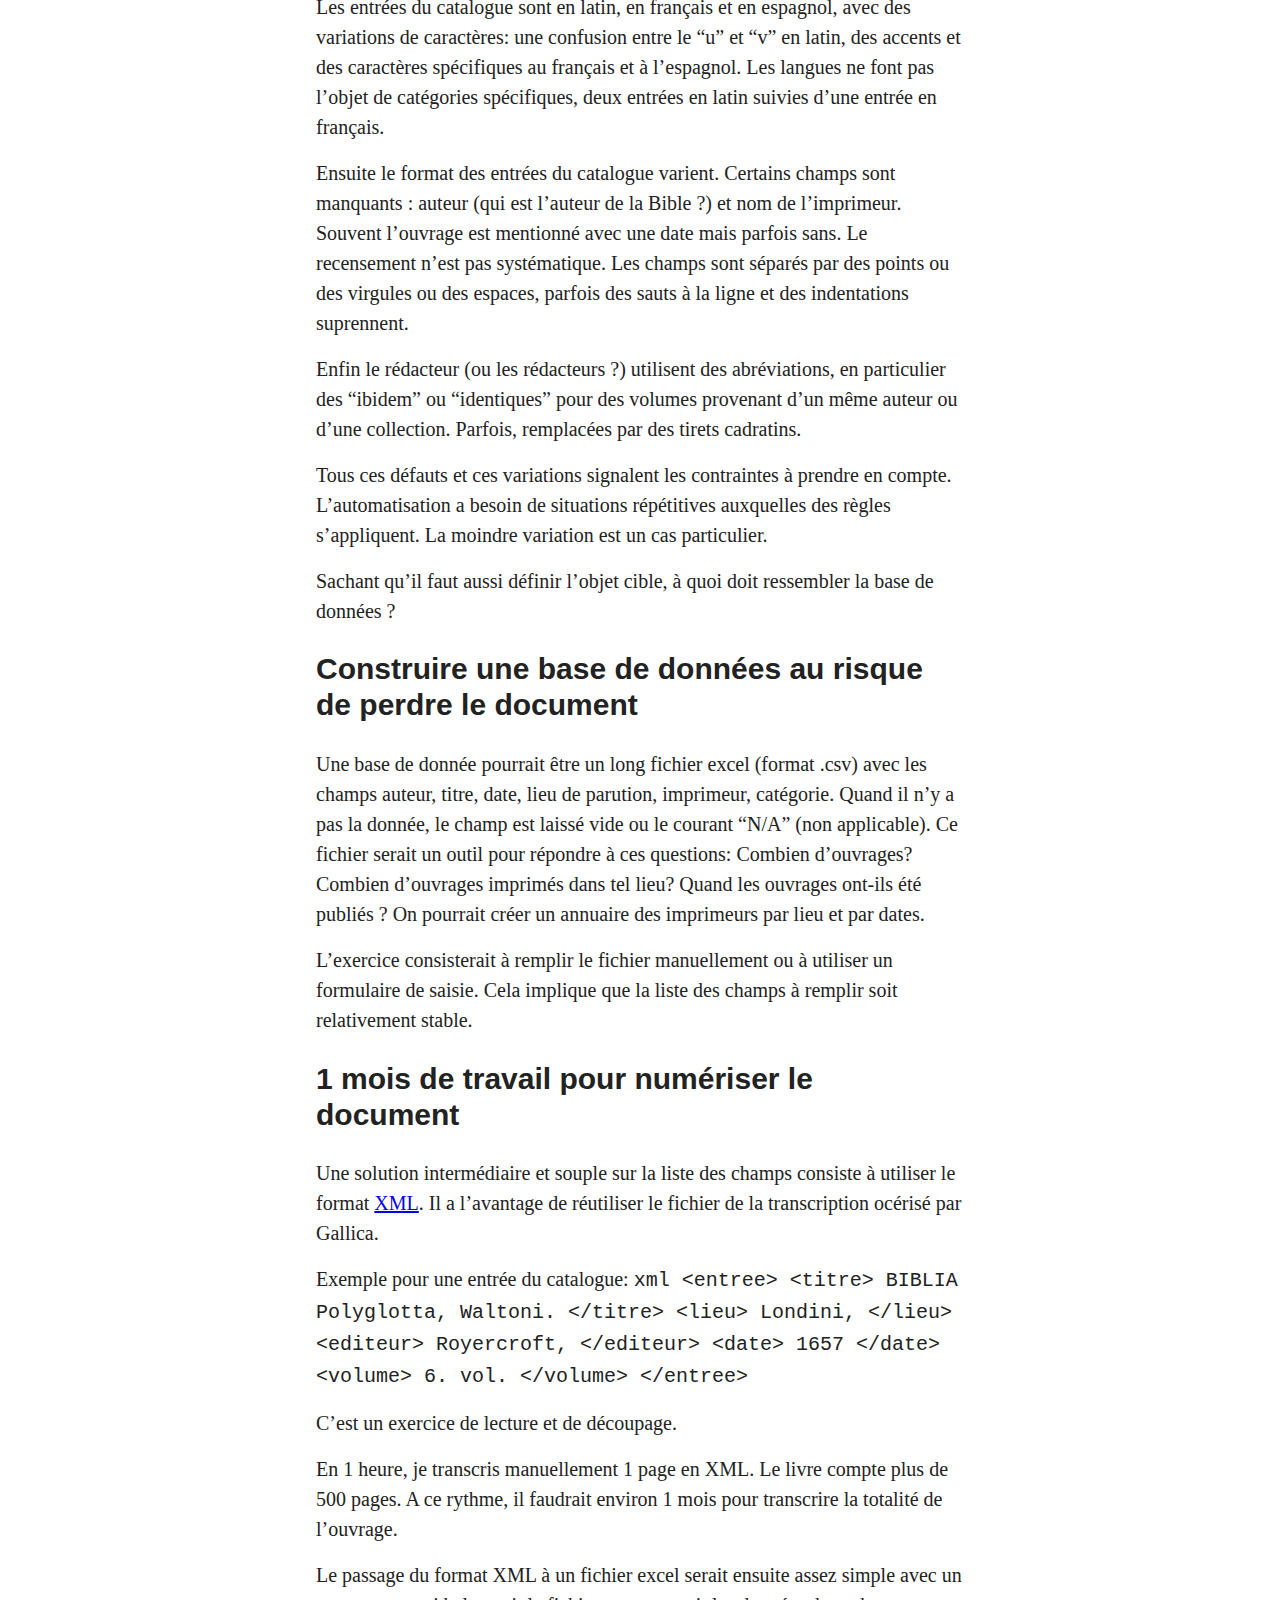
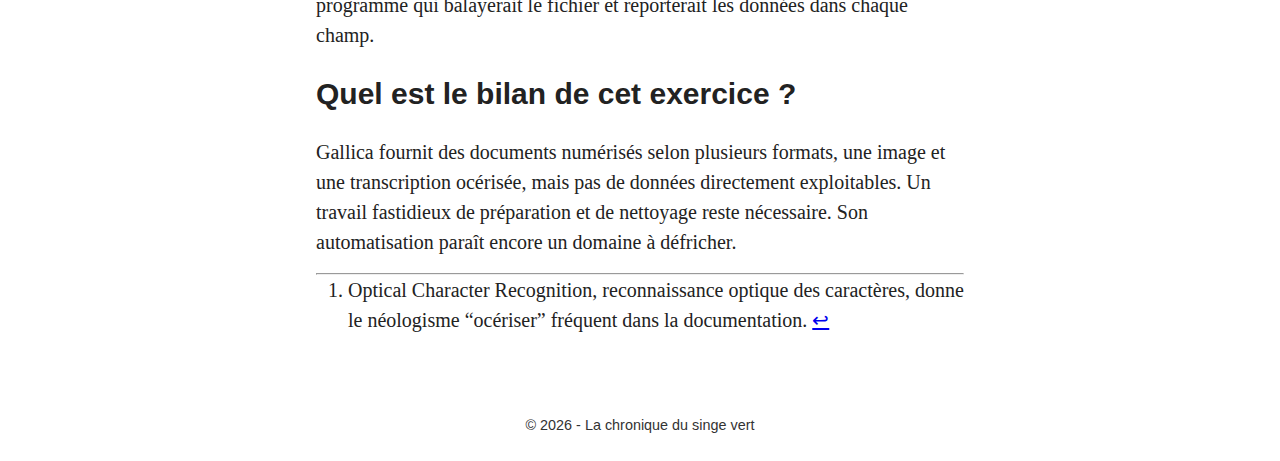
<file: docs/260415-decouverte-gallica.html>
<!DOCTYPE html>
<html lang="fr">
<head>
  <meta charset="UTF-8" />
  <meta name="viewport" content="width=device-width, initial-scale=1.0"/>
  <link rel="stylesheet" href="./singevert.css">
  <title>Utiliser un catalogue du XVIIe pour créer une base de données ?</title>
</head>
<body>

  <nav>
    <a href="./index.html">Sommaire</a>
    <a href="./260118-editorial.html">À propos</a>
  </nav>

  <main>
    <article class="article-page">
        <h1 id="utiliser-un-catalogue-du-xviie-pour-creer-une-base-de-donnees">Utiliser un catalogue du XVIIe pour créer une base de données ?</h1>
<p><a href="https://gallica.bnf.fr/">Gallica</a>, la bibliothèque numérique de la Bibliothèque nationale de France, est une merveille d&rsquo;internet. 
Des millions de documents numérisés de toutes les époques y sont accessibles, librement et gratuitement.
Sur le site, <a href="https://gallica.bnf.fr/accueil/fr/html/une-prestigieuse-bibliotheque-du-xviie-siecle-dans-gallica">l&rsquo;article de blog</a> d&rsquo;Arthur Fagnot concernant le catalogue de la bibliothèque de Charles-Maurice Le Tellier, archevêque de Reims à l&rsquo;époque de Louis XIV, me donne l&rsquo;idée d&rsquo;un défi: utiliser un document identique pour en faire une base de données.</p>
<p>Au-delà de l&rsquo;intention qui préside à leur constitution et des usages faits de ces catalogues, ils contiennent des données classées, ordonnées, en partie standardisées. Ils sont les modèles des fichiers informatiques actuels.</p>
<p>L&rsquo;objectif de mon défi est de mettre sous format informatique un catalogue de bibliothèque du XVIIe. Une base de données de ce type peut nous renseigner sur ce qui était lu (ou plutôt possédé) et sur la circulation des ouvrages avec les dates et lieux d&rsquo;impression. L&rsquo;histoire du livre à l&rsquo;époque moderne est un domaine riche et passionnant où se sont illustrés des historiens célèbres (citons Lucien Febvre et Roger Chartier).</p>
<p>Mon exercice se concentre sur la systématisation et l&rsquo;automatisation de la démarche: quelles données sont accessibles sur Gallica ? Sont-elles facilement transposables vers une base de données informatique ? </p>
<h2 id="trouver-un-ouvrage-du-xviie-numerise">Trouver un ouvrage du XVIIe numérisé</h2>
<p>Afin de manipuler un peu la fonctionnalité de recherche sur Gallica, je ne reprends pas le catalogue de Charles-Maurice Le Tellier mais je cherche un ouvrage similaire. Je trouve alors le catalogue de la bibliothèque du chanoine de la cathédrale de Reims, Nicolas Bachelier, imprimé en 1725. L&rsquo;introduction, en latin, de l&rsquo;ouvrage nous indique que ce catalogue a été imprimé pour la mise en vente de la bibliothèque. Un beau candidat pour l&rsquo;exercice de transposition.</p>
<p>Gallica offre la possibilité de télécharger l&rsquo;ouvrage numérisé en format pdf ou JPEG, mais aussi une transcription &ldquo;océrisée&rdquo;<sup id="fnref:1"><a class="footnote-ref" href="#fn:1">1</a></sup> en format texte (.txt).</p>
<p><img alt="extrait de la première page du catalogue" src="260415-capture-catalogus.png" /></p>
<p>Le catalogue est découpé en chapitres selon le sujet (&ldquo;bibles&rdquo;, &ldquo;textes des pères de l&rsquo;église&rdquo;, etc) et le format (in folio, in quarto, in octavo, etc). Il reprend explicitement le découpage du catalogue de Charles-Maurice Le Tellier. Les références du catalogue comprennent: auteur, titre, année de publication, lieu d&rsquo;impression et nom de l&rsquo;imprimeur. Les champs de la base de données se dessinent aisèment.</p>
<p>S&rsquo;il est envisageable d&rsquo;informatiser ce catalogue, est-ce faisable? Est-ce possible avec un investissement raisonnable ? </p>
<p>En essayant concrêtement sur un échantillon, on identifie les obstacles et les contraintes à cet exercice.</p>
<h2 id="86-de-fiabilite-est-ce-suffisant">86% de fiabilité est-ce suffisant ?</h2>
<p>Gallica indique que la transcription numérique (ou &ldquo;océrisation&rdquo;) est fiable à 86%. Ce taux peut paraître élevé. Mais, lu autrement, il signifie 1,4 erreur pour 10 caractères. En bref, quasiment une erreur tous les 2 mots (la note à la dictée ne serait pas fameuse), il y a donc beaucoup de défauts dans cette transcription.</p>
<p>Le catalogue date de 1725. La typographie est différente de la typographie contemporaine:
- utilisation du &ldquo;s long&rdquo;: le &ldquo;ſ&rdquo; qui ressemble à un &ldquo;f&rdquo; sans la barre horizontale. La numérisation est systématiquement fautive sur ce caractère.
- des ligatures
- des lettrines</p>
<p>Le document est imprimé et ancien. L&rsquo;encre est irrégulière. Les pages peuvent être tâchées. Un &ldquo;e&rdquo; se transforme en &ldquo;c&rdquo;, une tâche devient un point et ainsi de suite. Notons que le catalogue a peu d&rsquo;annotations manuscrites que la numérisation aurait encore plus de mal à interpréter.</p>
<p>La mise en forme n&rsquo;est pas prise en compte par la transcription. Ainsi la mise en italique disparaît-elle. Or, dans le catalogue, elle souligne les informations du lieu d&rsquo;impression et du nom de l&rsquo;imprimeur. Leur identification serait facilitée.</p>
<p>Les entrées du catalogue sont en latin, en français et en espagnol, avec des variations de caractères: une confusion entre le &ldquo;u&rdquo; et &ldquo;v&rdquo; en latin, des accents et des caractères spécifiques au français et à l&rsquo;espagnol. Les langues ne font pas l&rsquo;objet de catégories spécifiques, deux entrées en latin suivies d&rsquo;une entrée en français.</p>
<p>Ensuite le format des entrées du catalogue varient. Certains champs sont manquants : auteur (qui est l&rsquo;auteur de la Bible ?) et nom de l&rsquo;imprimeur. Souvent l&rsquo;ouvrage est mentionné avec une date mais parfois sans. Le recensement n&rsquo;est pas systématique. Les champs sont séparés par des points ou des virgules ou des espaces, parfois des sauts à la ligne et des indentations suprennent.  </p>
<p>Enfin le rédacteur (ou les rédacteurs ?) utilisent des abréviations, en particulier des &ldquo;ibidem&rdquo; ou &ldquo;identiques&rdquo; pour des volumes provenant d&rsquo;un même auteur ou d&rsquo;une collection. Parfois, remplacées par des tirets cadratins.</p>
<p>Tous ces défauts et ces variations signalent les contraintes à prendre en compte. L&rsquo;automatisation a besoin de situations répétitives auxquelles des règles s&rsquo;appliquent. La moindre variation est un cas particulier.  </p>
<p>Sachant qu&rsquo;il faut aussi définir l&rsquo;objet cible, à quoi doit ressembler la base de données ?</p>
<h2 id="construire-une-base-de-donnees-au-risque-de-perdre-le-document">Construire une base de données au risque de perdre le document</h2>
<p>Une base de donnée pourrait être un long fichier excel (format .csv) avec les champs auteur, titre, date, lieu de parution, imprimeur, catégorie. Quand il n&rsquo;y a pas la donnée, le champ est laissé vide ou le courant &ldquo;N/A&rdquo; (non applicable). Ce fichier serait un outil pour répondre à ces questions: Combien d&rsquo;ouvrages? Combien d&rsquo;ouvrages imprimés dans tel lieu? Quand les ouvrages ont-ils été publiés ? On pourrait créer un annuaire des imprimeurs par lieu et par dates.</p>
<p>L&rsquo;exercice consisterait à remplir le fichier manuellement ou à utiliser un formulaire de saisie. Cela implique que la liste des champs à remplir soit relativement stable. </p>
<h2 id="1-mois-de-travail-pour-numeriser-le-document">1 mois de travail pour numériser le document</h2>
<p>Une solution intermédiaire et souple sur la liste des champs consiste à 
utiliser le format <a href="https://www.w3schools.com/xml/default.asp">XML</a>. Il a l&rsquo;avantage de réutiliser le fichier de la transcription océrisé par Gallica.</p>
<p>Exemple pour une entrée du catalogue:
<code>xml
&lt;entree&gt;
    &lt;titre&gt;
    BIBLIA Polyglotta, Waltoni.
    &lt;/titre&gt;
    &lt;lieu&gt;
    Londini,
    &lt;/lieu&gt;
    &lt;editeur&gt;
    Royercroft,
    &lt;/editeur&gt;
    &lt;date&gt;
    1657
    &lt;/date&gt;
    &lt;volume&gt;
    6. vol.
    &lt;/volume&gt;
&lt;/entree&gt;</code></p>
<p>C&rsquo;est un exercice de lecture et de découpage.</p>
<p>En 1 heure, je transcris manuellement 1 page en XML. Le livre compte plus de 500 pages. A ce rythme, il faudrait environ 1 mois pour transcrire la totalité de l&rsquo;ouvrage.</p>
<p>Le passage du format XML à un fichier excel serait ensuite assez simple avec un programme qui balayerait le fichier et reporterait les données dans chaque champ.</p>
<h2 id="quel-est-le-bilan-de-cet-exercice">Quel est le bilan de cet exercice ?</h2>
<p>Gallica fournit des documents numérisés selon plusieurs formats, une image et une transcription océrisée, mais pas de données directement exploitables. Un travail fastidieux de préparation et de nettoyage reste nécessaire. Son automatisation paraît encore un domaine à défricher.</p>
<div class="footnote">
<hr />
<ol>
<li id="fn:1">
<p>Optical Character Recognition, reconnaissance optique des caractères, donne le néologisme &ldquo;océriser&rdquo; fréquent dans la documentation.&#160;<a class="footnote-backref" href="#fnref:1" title="Jump back to footnote 1 in the text">&#8617;</a></p>
</li>
</ol>
</div>
    </article>
  </main>

  <footer>
    <p>© 2026 - La chronique du singe vert</p>
  </footer>
</body>
</html>
</file>
<file: docs/singevert.css>
:root {
    --primary-green: #449537;
    --light-green: #ecf9ec;
    --black: #222222;
    --white: #ffffff;
    --dark-gray: #333333;
    --title: sans-serif;
    --body: serif;
}

* {
    margin: 0;
    padding: 0;
    box-sizing: border-box;
}

body {
    font-family: var(--body);
    font-size: 1.25rem;
    color: var(--black);
    line-height: 1.5;
    background-color: var(--white);
    margin: 0 auto;
}

h1, h2, h3, h4, h5, h6 {
    font-family: var(--title);
    line-height: 1.2;
    margin: 1.6rem 0;
}

header {
    padding: 0;
}

#cover {
    position: relative;
    width: 100%;
}

#cover-image {
    max-width: 100%;
    border-radius: 8px;
    height: auto;
    display: block;
    margin: 0 auto;
    transition: all 0.3s ease;
}

#cover-link {
    position: absolute;
    right: 12%;
    bottom: 16%;
    font-size: clamp(0.7rem, 1.8vw, 1.7rem);
    padding: clamp(0.2rem, 1.4vw, 1rem) clamp(0.2rem, 2vw, 2rem);
    background-color: var(--primary-green);
    text-decoration: none;
    font-family: var(--title);
    font-weight: 500;
    color: var(--white);
    transition: background-color 0.5s ease-out;
}

#cover-link:hover {
    color: var(--primary-green);
    background-color: var(--white);
}

nav {
position: sticky;
top: 0;
background-color: var(--primary-green);
z-index: 99;
display: flex;
justify-content: space-between;
gap: 2rem;
}

nav a {
color: var(--white);
text-decoration: none;
padding: 1rem;
font-family: var(--title);
font-weight: 500;
font-size: 1.6rem;
}

nav a:hover {
background-color: var(--black);
}

.articles-container {
    display: grid;
    /* Crée autant de colonnes de 320px minimum que l'espace le permet */
    grid-template-columns: repeat(auto-fill, minmax(320px, 1fr));
    gap: 2rem;
    margin: 2rem auto;
    max-width: 1200px; /* Pour éviter que les cartes ne soient trop larges sur grand écran */
}

.article-page {
	max-width: 68ch;
	margin: auto;
	padding: 0 1rem;
}

.article-card {
    overflow: hidden;
    transition: transform 0.3s ease;
    display: flex;
    flex-direction: column;
}

.card-content {
    padding: 1.5rem;
    flex-grow: 1;
    display: flex;
    flex-direction: column;
}

article p {
    margin-bottom: 1rem;
}
article img {
    width: 100vw;
    max-width: 100vw;
    margin-left: calc(-50vw + 50%);
}
.card-category {
    font-family: var(--title);
    color: var(--primary-green);
    font-weight: 600;
    text-transform: uppercase;
}

.card-title {
    font-family: var(--title);
    font-size: 1.6rem;
    font-weight: 700;
    line-height: 1.3;
}

h3 a {
    text-decoration: none;
    color: var(--black);
    transition: all 0.5s ease;
}

h3 a:hover {
    text-decoration: underline;
}

.card-excerpt {
    color: var(--dark-gray);
    margin-bottom: 1.5rem;
}

.card-date {
    font-family: var(--title);
    color: var(--dark-gray);
    margin-top: auto;
}

.read-more {
    display: inline-block;
    color: var(--primary-green);
    text-decoration: none;
    font-weight: 600;
    font-family: var(--title);
    margin-top: 1rem;
    transition: all 0.5s ease;
}

.read-more:hover {
    color: var(--primary-green);
    text-decoration: underline;
}

.article-page {
    width: 90%;
    margin: auto;
}

.article-page h1 {
    font-size: 2.2rem;
}

article ul,
article ol {
    padding-left: 2rem;
    margin-bottom: 1rem;
}

article li {
    margin-bottom: 0.3rem;
}

blockquote {
    background-color: var(--light-green);
    color: var(--primary-green);
    padding: 1rem;
}

footer {
    text-align: center;
    padding: 2rem 0;
    border-top: 1px solid var(--back-white);
    color: var(--dark-gray);
    font-family: var(--title);
    font-size: 0.9rem;
    margin-top: 3rem;
}
</file>
